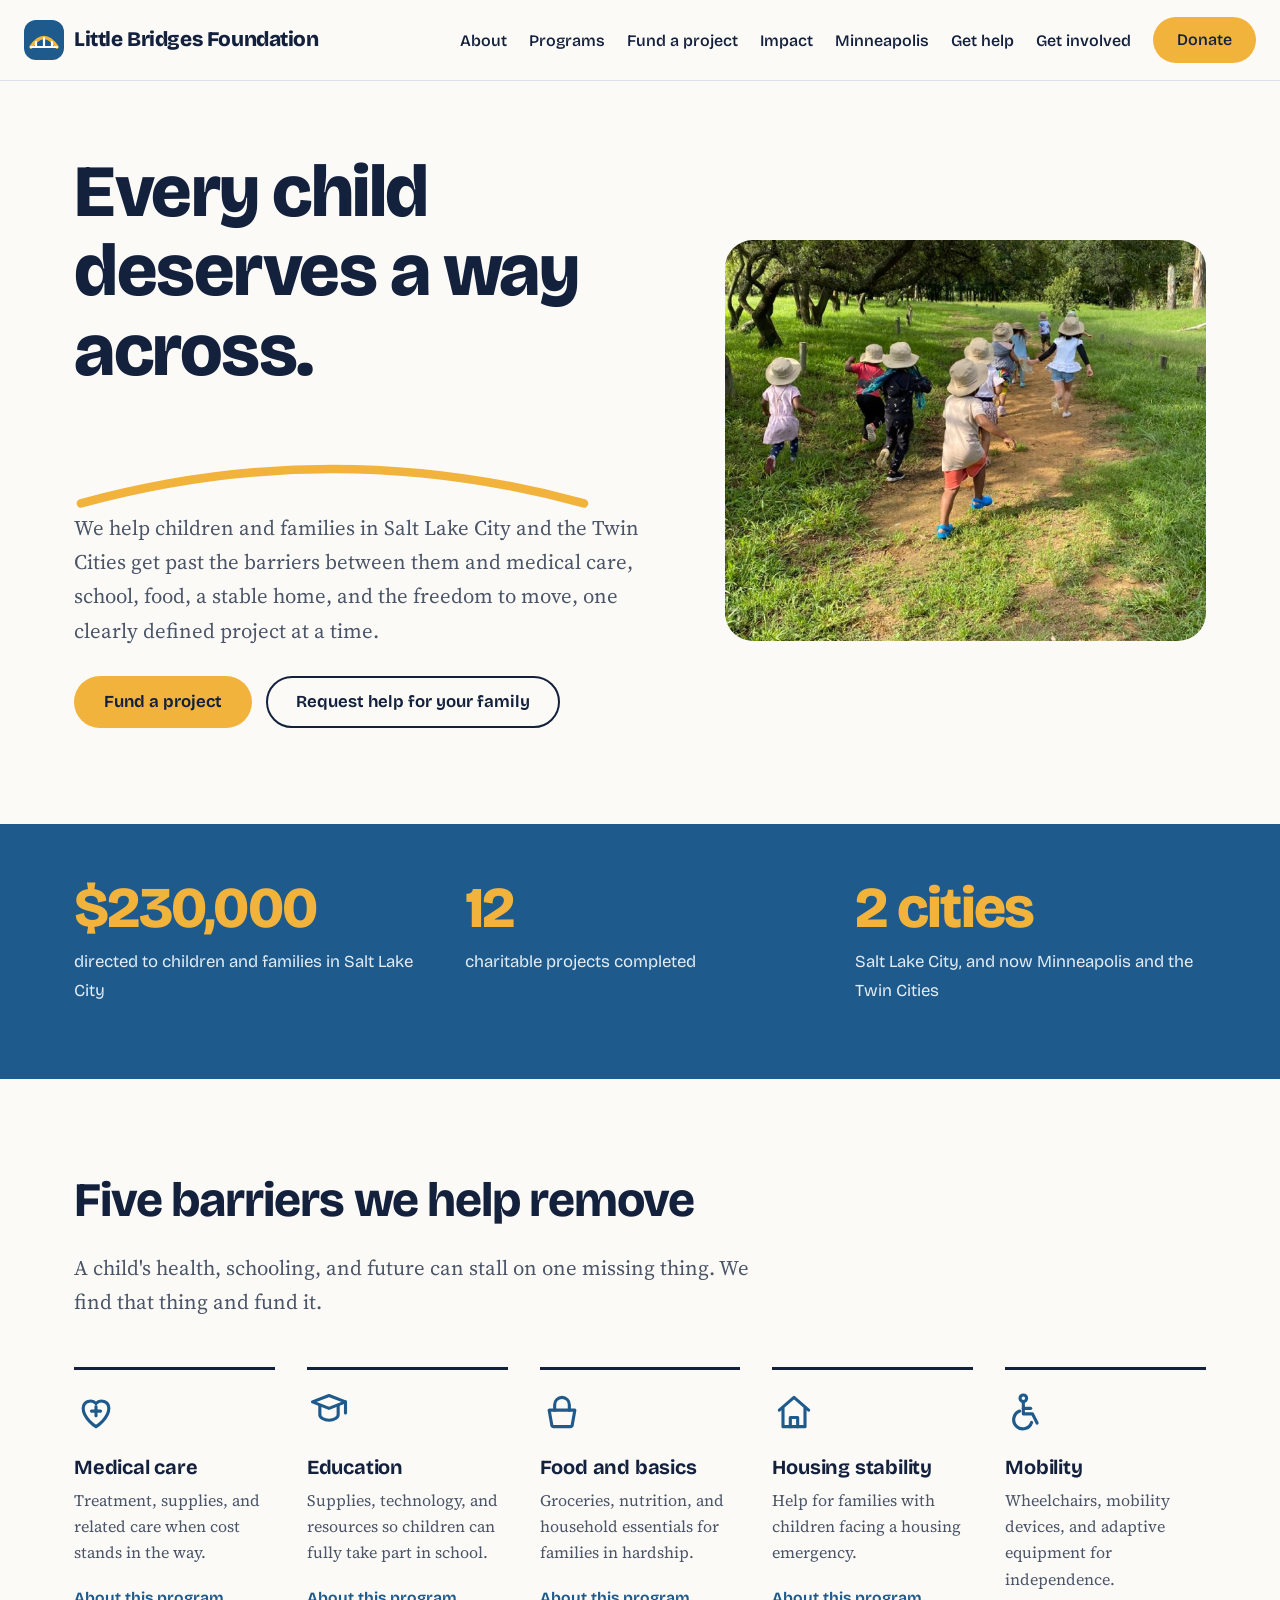
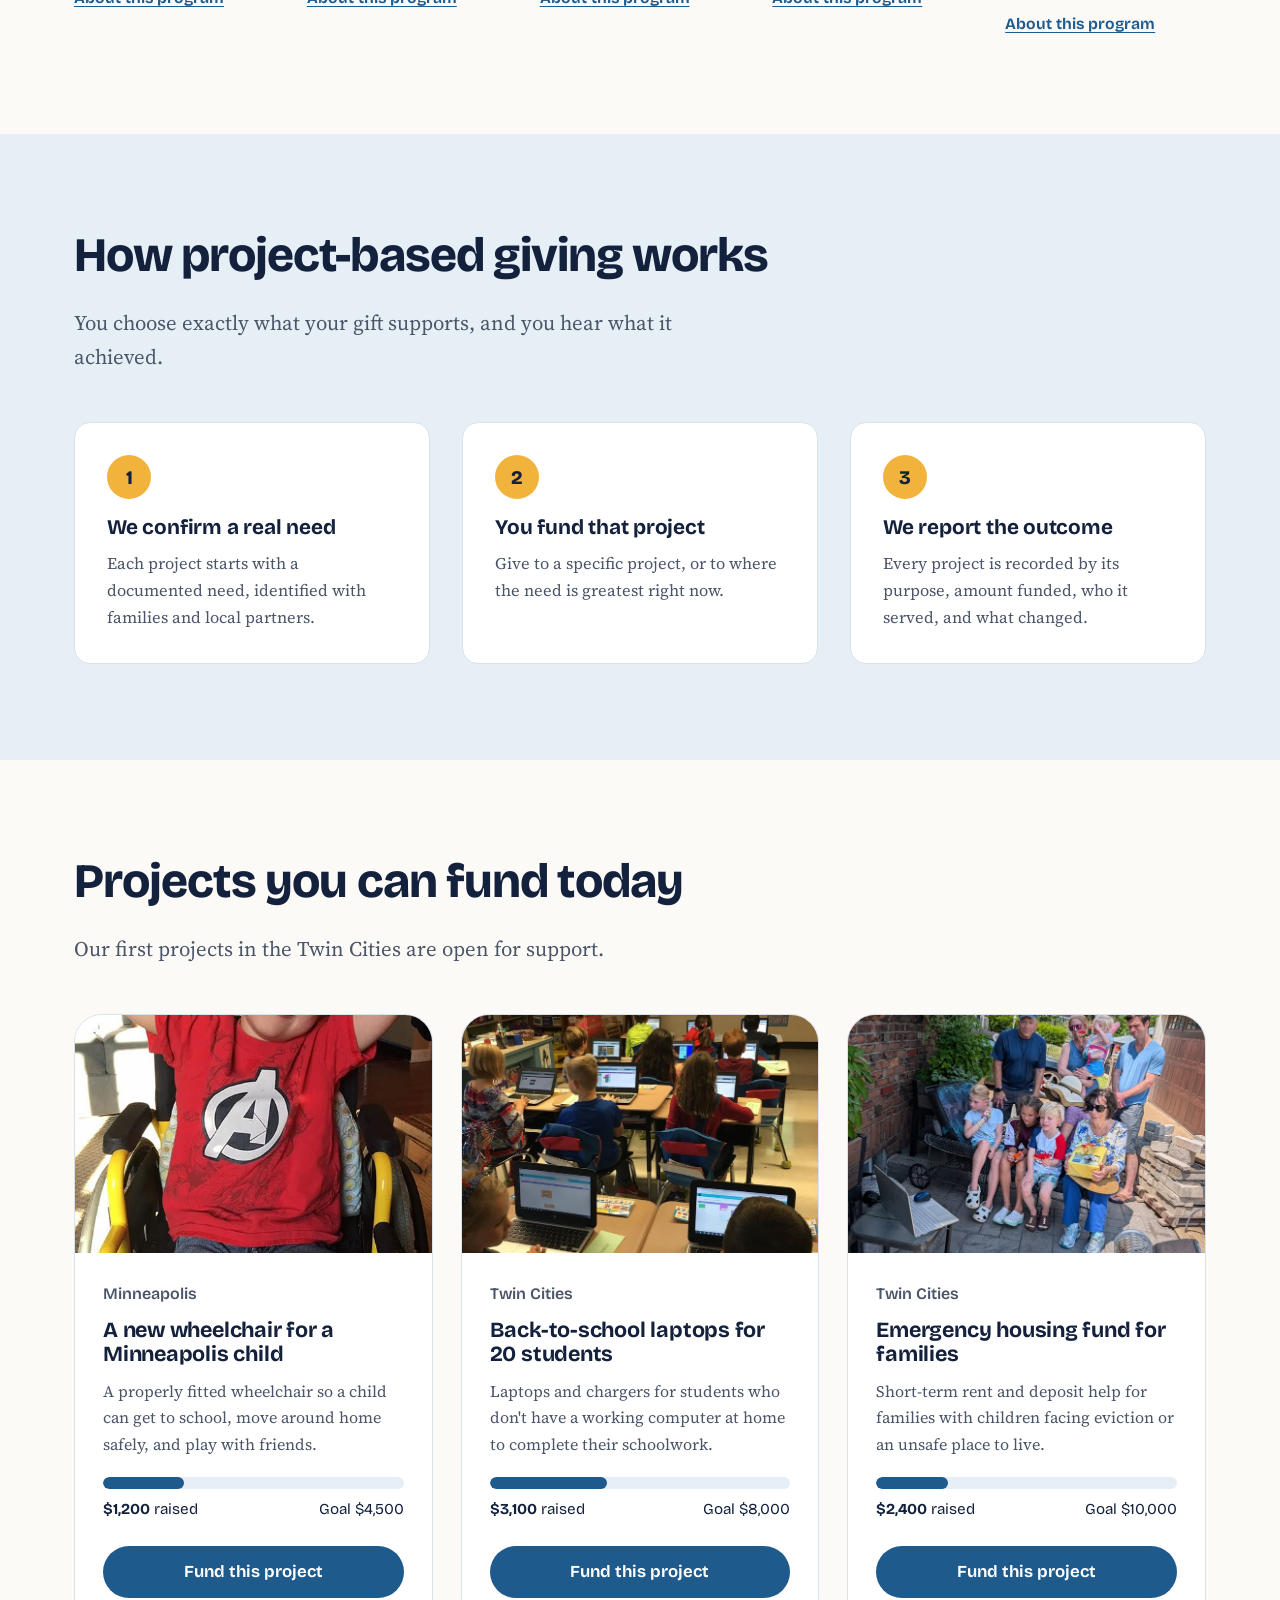
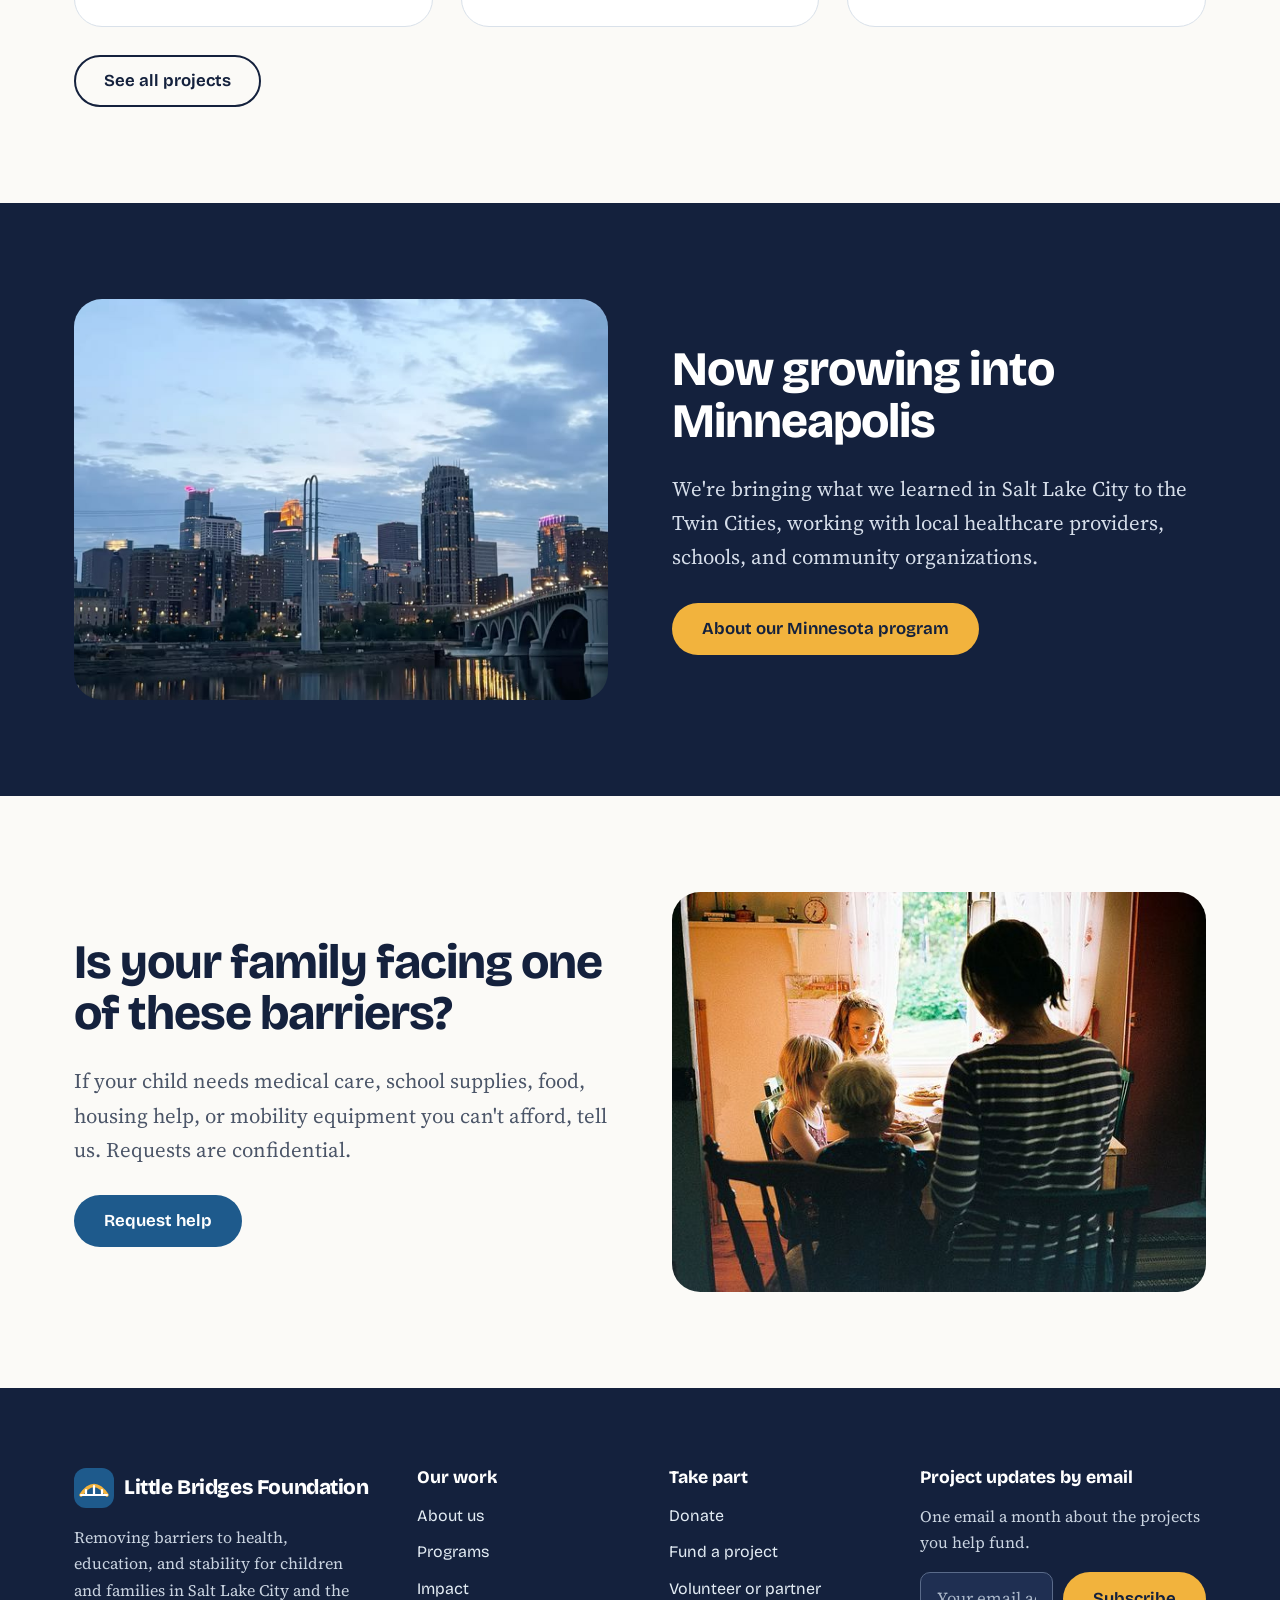
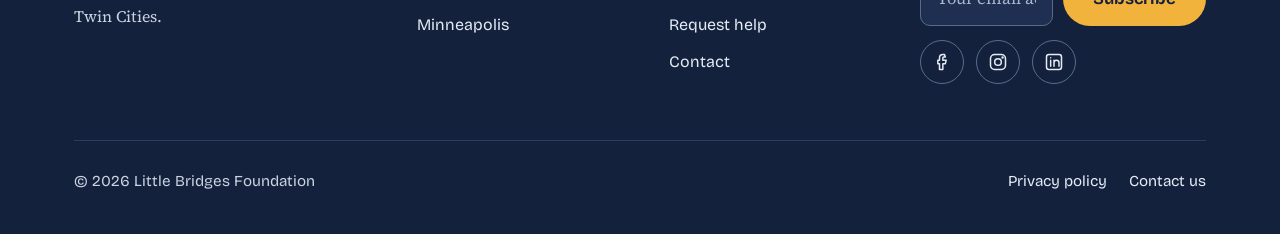
<file: index.html>
<!doctype html>
<html lang="en">
<head>
<meta charset="utf-8">

<meta name="viewport" content="width=device-width, initial-scale=1">
<title>Little Bridges Foundation | Helping children across the barriers they face</title>
<meta name="description" content="Little Bridges Foundation helps children and families in Salt Lake City and the Twin Cities overcome barriers to medical care, education, food, housing, and mobility.">
<meta property="og:title" content="Little Bridges Foundation | Helping children across the barriers they face">
<meta property="og:description" content="Little Bridges Foundation helps children and families in Salt Lake City and the Twin Cities overcome barriers to medical care, education, food, housing, and mobility.">
<meta property="og:image" content="images/hero.jpg">
<link rel="icon" href="favicon.svg" type="image/svg+xml">
<link rel="preconnect" href="https://fonts.googleapis.com">
<link rel="preconnect" href="https://fonts.gstatic.com" crossorigin>
<link rel="stylesheet" href="https://fonts.googleapis.com/css2?family=Bricolage+Grotesque:opsz,wght@12..96,500;12..96,650;12..96,700;12..96,800&family=Source+Serif+4:opsz,wght@8..60,400;8..60,600&display=swap">
<link rel="stylesheet" href="styles.css">
<script src="main.js" defer></script>
</head>
<body>
<a class="skip-link" href="#main">Skip to content</a>
<header class="site-header">
  <div class="container header-inner">
    <a class="logo" href="index.html"><svg width="40" height="40" viewBox="0 0 40 40" aria-hidden="true"><rect width="40" height="40" rx="12" fill="#1E5A8C"/><path d="M7 27 Q20 8 33 27" fill="none" stroke="#F2B33D" stroke-width="3.5" stroke-linecap="round"/><path d="M7 27h26M12 27v-5M20 27v-9M28 27v-5" stroke="#FFFFFF" stroke-width="2.2" stroke-linecap="round"/></svg><span>Little Bridges Foundation</span></a>
    <button class="nav-toggle" type="button" aria-expanded="false" aria-controls="site-nav">Menu</button>
    <nav id="site-nav" class="site-nav" aria-label="Main">
      <ul>
        <li><a href="about.html">About</a></li><li><a href="programs.html">Programs</a></li><li><a href="projects.html">Fund a project</a></li><li><a href="impact.html">Impact</a></li><li><a href="minneapolis.html">Minneapolis</a></li><li><a href="get-help.html">Get help</a></li><li><a href="get-involved.html">Get involved</a></li><li><a class="btn btn-sun" href="donate.html">Donate</a></li>
      </ul>
    </nav>
  </div>
</header>
<main id="main">

<section class="hero">
  <div class="container hero-grid">
    <div>
      <h1>Every child deserves a way across.</h1>
      <svg class="hero-arc" viewBox="0 0 600 70" aria-hidden="true"><path d="M8 62 Q300 -18 592 62" fill="none" stroke="#F2B33D" stroke-width="10" stroke-linecap="round"/></svg>
      <p class="lead">We help children and families in Salt Lake City and the Twin Cities get past the barriers between them and medical care, school, food, a stable home, and the freedom to move, one clearly defined project at a time.</p>
      <div class="btn-row">
        <a class="btn btn-sun" href="projects.html">Fund a project</a>
        <a class="btn btn-outline" href="get-help.html">Request help for your family</a>
      </div>
    </div>
    <figure class="hero-photo"><img src="images/hero.jpg" alt="A parent and child smiling together outdoors" width="1200" height="1000"></figure>
  </div>
</section>

<section class="proof" aria-label="Our record so far">
  <div class="container proof-grid">
    <p><strong>$230,000</strong><span>directed to children and families in Salt Lake City</span></p>
    <p><strong>12</strong><span>charitable projects completed</span></p>
    <p><strong>2 cities</strong><span>Salt Lake City, and now Minneapolis and the Twin Cities</span></p>
  </div>
</section>

<section class="section">
  <div class="container">
    <div class="section-head">
      <h2>Five barriers we help remove</h2>
      <p class="lead">A child's health, schooling, and future can stall on one missing thing. We find that thing and fund it.</p>
    </div>
    <ul class="barriers">
      <li><svg class="icon" viewBox="0 0 24 24" fill="none" stroke="currentColor" stroke-width="1.7" stroke-linecap="round" stroke-linejoin="round" aria-hidden="true"><path d="M12 20s-7-4.4-7-10a4 4 0 0 1 7-2.6A4 4 0 0 1 19 10c0 5.6-7 10-7 10z"/><path d="M12 9v5M9.5 11.5h5"/></svg><h3>Medical care</h3><p>Treatment, supplies, and related care when cost stands in the way.</p><a href="programs.html#medical">About this program</a></li><li><svg class="icon" viewBox="0 0 24 24" fill="none" stroke="currentColor" stroke-width="1.7" stroke-linecap="round" stroke-linejoin="round" aria-hidden="true"><path d="M3 6.5 12 3l9 3.5-9 3.5z"/><path d="M7 8.5v5c0 1.5 2.2 3 5 3s5-1.5 5-3v-5"/><path d="M21 6.5v6"/></svg><h3>Education</h3><p>Supplies, technology, and resources so children can fully take part in school.</p><a href="programs.html#education">About this program</a></li><li><svg class="icon" viewBox="0 0 24 24" fill="none" stroke="currentColor" stroke-width="1.7" stroke-linecap="round" stroke-linejoin="round" aria-hidden="true"><path d="M5 11h14l-1.5 8.5a1 1 0 0 1-1 .5h-9a1 1 0 0 1-1-.5z"/><path d="M8 11V8a4 4 0 0 1 8 0v3"/></svg><h3>Food and basics</h3><p>Groceries, nutrition, and household essentials for families in hardship.</p><a href="programs.html#food">About this program</a></li><li><svg class="icon" viewBox="0 0 24 24" fill="none" stroke="currentColor" stroke-width="1.7" stroke-linecap="round" stroke-linejoin="round" aria-hidden="true"><path d="M4 11 12 4l8 7"/><path d="M6 10v10h12V10"/><path d="M10 20v-5h4v5"/></svg><h3>Housing stability</h3><p>Help for families with children facing a housing emergency.</p><a href="programs.html#housing">About this program</a></li><li><svg class="icon" viewBox="0 0 24 24" fill="none" stroke="currentColor" stroke-width="1.7" stroke-linecap="round" stroke-linejoin="round" aria-hidden="true"><circle cx="10" cy="4.5" r="1.8"/><path d="M10 7v6h5l2.5 5"/><path d="M10 10h4"/><path d="M8 11.5a5 5 0 1 0 6.5 6.2"/></svg><h3>Mobility</h3><p>Wheelchairs, mobility devices, and adaptive equipment for independence.</p><a href="programs.html#mobility">About this program</a></li>
    </ul>
  </div>
</section>

<section class="section panel">
  <div class="container">
    <div class="section-head">
      <h2>How project-based giving works</h2>
      <p class="lead">You choose exactly what your gift supports, and you hear what it achieved.</p>
    </div>
    <ol class="steps">
      <li><h3>We confirm a real need</h3><p>Each project starts with a documented need, identified with families and local partners.</p></li>
      <li><h3>You fund that project</h3><p>Give to a specific project, or to where the need is greatest right now.</p></li>
      <li><h3>We report the outcome</h3><p>Every project is recorded by its purpose, amount funded, who it served, and what changed.</p></li>
    </ol>
  </div>
</section>

<section class="section">
  <div class="container">
    <div class="section-head">
      <h2>Projects you can fund today</h2>
      <p class="lead">Our first projects in the Twin Cities are open for support.</p>
    </div>
    <div class="projects">
      <article class="project">
  <img src="images/project-wheelchair.jpg" alt="A child using a wheelchair outdoors" width="1200" height="800" loading="lazy">
  <div class="project-body">
    <p class="project-place">Minneapolis</p>
    <h3>A new wheelchair for a Minneapolis child</h3>
    <p>A properly fitted wheelchair so a child can get to school, move around home safely, and play with friends.</p>
    <div class="progress">
      <div class="progress-track" role="progressbar" aria-valuemin="0" aria-valuemax="4500" aria-valuenow="1200" aria-label="Funding progress"><div class="progress-fill" style="width:27%"></div></div>
      <div class="progress-meta"><span><b>$1,200</b> raised</span><span>Goal $4,500</span></div>
    </div>
    <a class="btn btn-lake" href="donate.html" data-donate="wheelchair">Fund this project</a>
  </div>
</article><article class="project">
  <img src="images/project-laptops.jpg" alt="Students working on laptops in a classroom" width="1200" height="800" loading="lazy">
  <div class="project-body">
    <p class="project-place">Twin Cities</p>
    <h3>Back-to-school laptops for 20 students</h3>
    <p>Laptops and chargers for students who don't have a working computer at home to complete their schoolwork.</p>
    <div class="progress">
      <div class="progress-track" role="progressbar" aria-valuemin="0" aria-valuemax="8000" aria-valuenow="3100" aria-label="Funding progress"><div class="progress-fill" style="width:39%"></div></div>
      <div class="progress-meta"><span><b>$3,100</b> raised</span><span>Goal $8,000</span></div>
    </div>
    <a class="btn btn-lake" href="donate.html" data-donate="laptops">Fund this project</a>
  </div>
</article><article class="project">
  <img src="images/project-housing.jpg" alt="A parent and children at the door of their home" width="1200" height="800" loading="lazy">
  <div class="project-body">
    <p class="project-place">Twin Cities</p>
    <h3>Emergency housing fund for families</h3>
    <p>Short-term rent and deposit help for families with children facing eviction or an unsafe place to live.</p>
    <div class="progress">
      <div class="progress-track" role="progressbar" aria-valuemin="0" aria-valuemax="10000" aria-valuenow="2400" aria-label="Funding progress"><div class="progress-fill" style="width:24%"></div></div>
      <div class="progress-meta"><span><b>$2,400</b> raised</span><span>Goal $10,000</span></div>
    </div>
    <a class="btn btn-lake" href="donate.html" data-donate="housing">Fund this project</a>
  </div>
</article>
    </div>
    <div class="btn-row"><a class="btn btn-outline" href="projects.html">See all projects</a></div>
  </div>
</section>

<section class="section panel-ink">
  <div class="container split">
    <img src="images/minneapolis.jpg" alt="The Minneapolis skyline and Stone Arch Bridge" width="1200" height="900" loading="lazy">
    <div>
      <h2>Now growing into Minneapolis</h2>
      <p class="lead">We're bringing what we learned in Salt Lake City to the Twin Cities, working with local healthcare providers, schools, and community organizations.</p>
      <div class="btn-row"><a class="btn btn-sun" href="minneapolis.html">About our Minnesota program</a></div>
    </div>
  </div>
</section>

<section class="section">
  <div class="container split reverse">
    <img src="images/get-help.jpg" alt="A mother talking with her child at the kitchen table" width="1200" height="900" loading="lazy">
    <div>
      <h2>Is your family facing one of these barriers?</h2>
      <p class="lead">If your child needs medical care, school supplies, food, housing help, or mobility equipment you can't afford, tell us. Requests are confidential.</p>
      <div class="btn-row"><a class="btn btn-lake" href="get-help.html">Request help</a></div>
    </div>
  </div>
</section>

</main>
<footer class="site-footer">
  <div class="container">
    <div class="footer-grid">
      <div class="footer-brand">
        <a class="logo" href="index.html"><svg width="40" height="40" viewBox="0 0 40 40" aria-hidden="true"><rect width="40" height="40" rx="12" fill="#1E5A8C"/><path d="M7 27 Q20 8 33 27" fill="none" stroke="#F2B33D" stroke-width="3.5" stroke-linecap="round"/><path d="M7 27h26M12 27v-5M20 27v-9M28 27v-5" stroke="#FFFFFF" stroke-width="2.2" stroke-linecap="round"/></svg><span>Little Bridges Foundation</span></a>
        <p>Removing barriers to health, education, and stability for children and families in Salt Lake City and the Twin Cities.</p>
      </div>
      <div>
        <h2>Our work</h2>
        <ul>
          <li><a href="about.html">About us</a></li>
          <li><a href="programs.html">Programs</a></li>
          <li><a href="impact.html">Impact</a></li>
          <li><a href="minneapolis.html">Minneapolis</a></li>
        </ul>
      </div>
      <div>
        <h2>Take part</h2>
        <ul>
          <li><a href="donate.html">Donate</a></li>
          <li><a href="projects.html">Fund a project</a></li>
          <li><a href="get-involved.html">Volunteer or partner</a></li>
          <li><a href="get-help.html">Request help</a></li>
          <li><a href="contact.html">Contact</a></li>
        </ul>
      </div>
      <div>
        <h2>Project updates by email</h2>
        <p style="font-size:1rem">One email a month about the projects you help fund.</p>
        <form class="newsletter" name="newsletter" method="POST" action="thanks.html" data-netlify="true" netlify-honeypot="bot-field">
          <input type="hidden" name="form-name" value="newsletter">
          <p class="hidden"><label>Leave empty <input name="bot-field"></label></p>
          <label class="hidden" for="nl-email">Email address</label>
          <input id="nl-email" type="email" name="email" placeholder="Your email address" required autocomplete="email">
          <button class="btn btn-sun" type="submit">Subscribe</button>
        </form>
        <div class="social">
          <a href="#" aria-label="Facebook"><svg width="20" height="20" viewBox="0 0 24 24" fill="none" stroke="currentColor" stroke-width="1.8" stroke-linecap="round" stroke-linejoin="round" aria-hidden="true"><path d="M15 3h-2a4 4 0 0 0-4 4v3H7v4h2v7h4v-7h3l1-4h-4V7a1 1 0 0 1 1-1h2z"/></svg></a>
          <a href="#" aria-label="Instagram"><svg width="20" height="20" viewBox="0 0 24 24" fill="none" stroke="currentColor" stroke-width="1.8" aria-hidden="true"><rect x="3" y="3" width="18" height="18" rx="5"/><circle cx="12" cy="12" r="4"/><circle cx="17.5" cy="6.5" r="0.6" fill="currentColor"/></svg></a>
          <a href="#" aria-label="LinkedIn"><svg width="20" height="20" viewBox="0 0 24 24" fill="none" stroke="currentColor" stroke-width="1.8" stroke-linecap="round" aria-hidden="true"><rect x="3" y="3" width="18" height="18" rx="3"/><path d="M8 10v7M8 7v.01M12 17v-7M12 13a3 3 0 0 1 6 0v4"/></svg></a>
        </div>
      </div>
    </div>
    <div class="footer-bottom">
      <span>&copy; <span data-year>2026</span> Little Bridges Foundation</span>
      <ul>
        <li><a href="privacy.html">Privacy policy</a></li>
        <li><a href="contact.html">Contact us</a></li>
      </ul>
    </div>
  </div>
</footer>
</body>
</html>
</file>
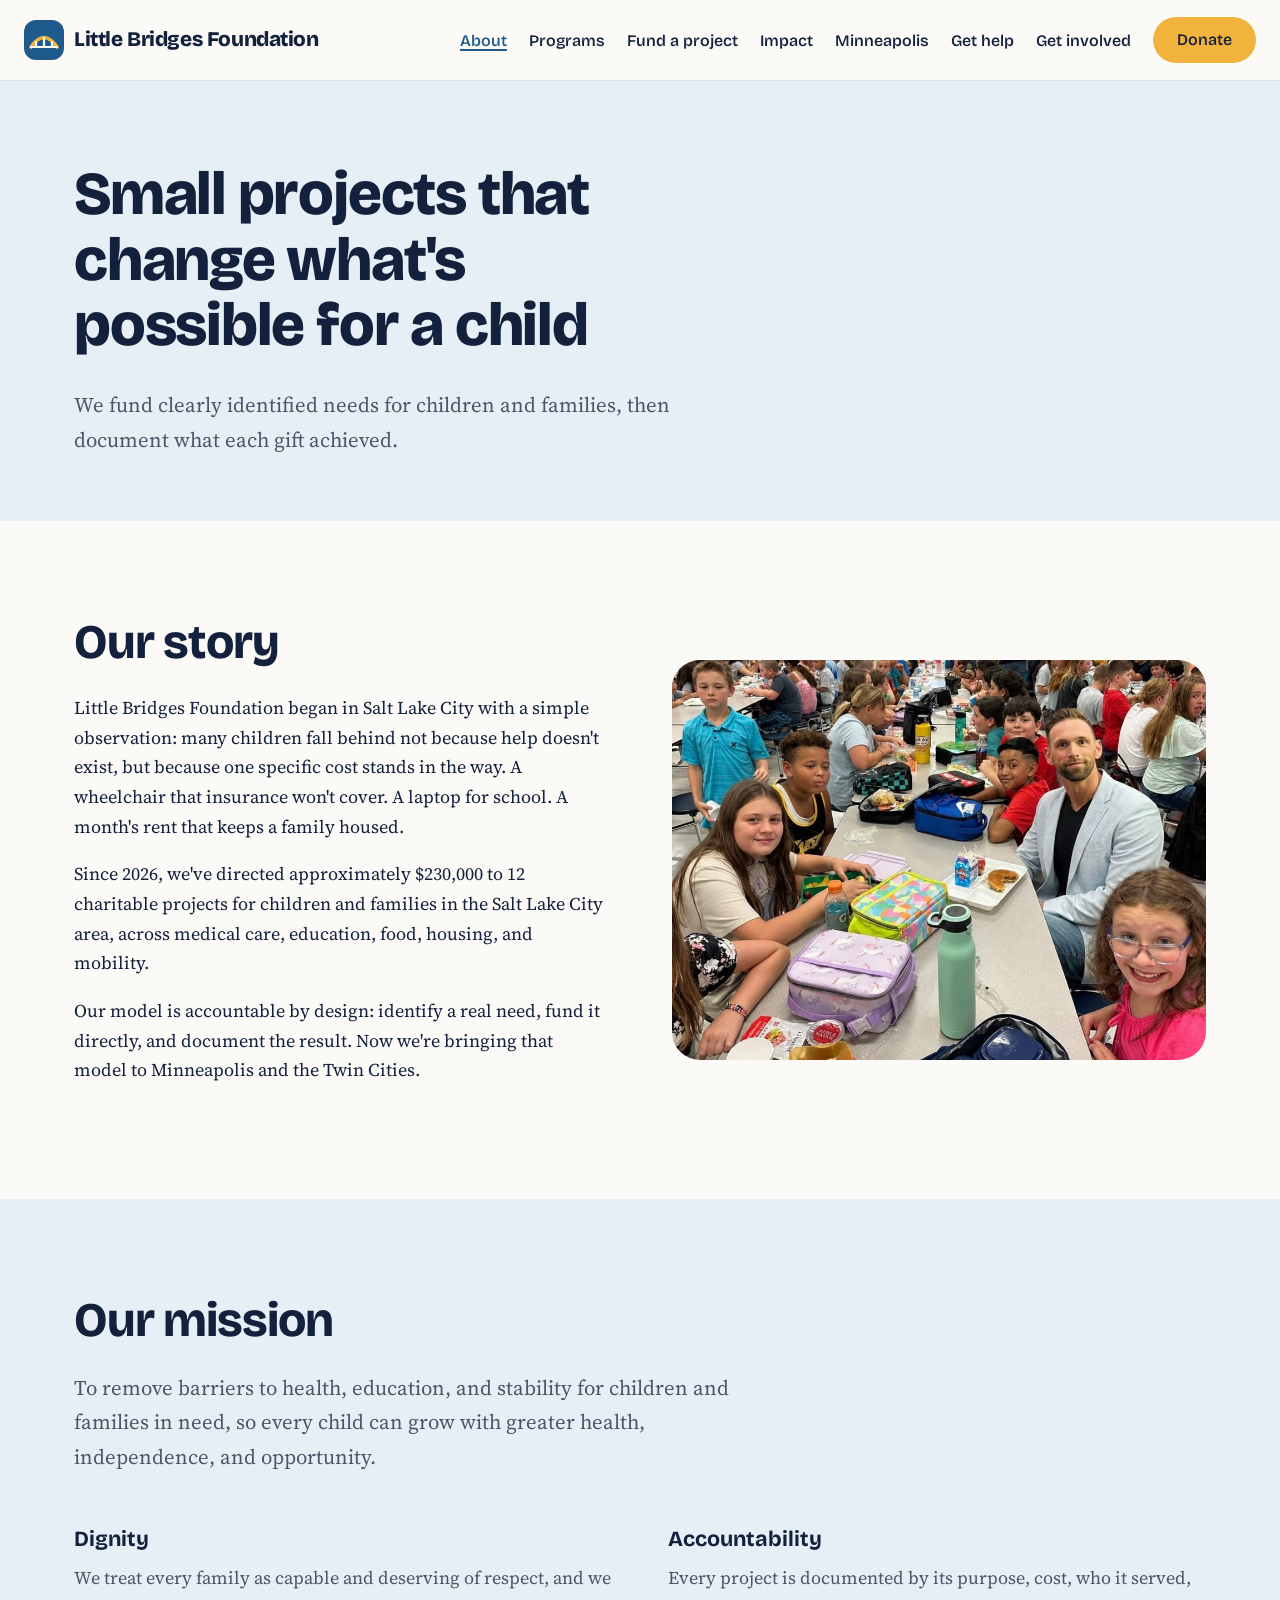
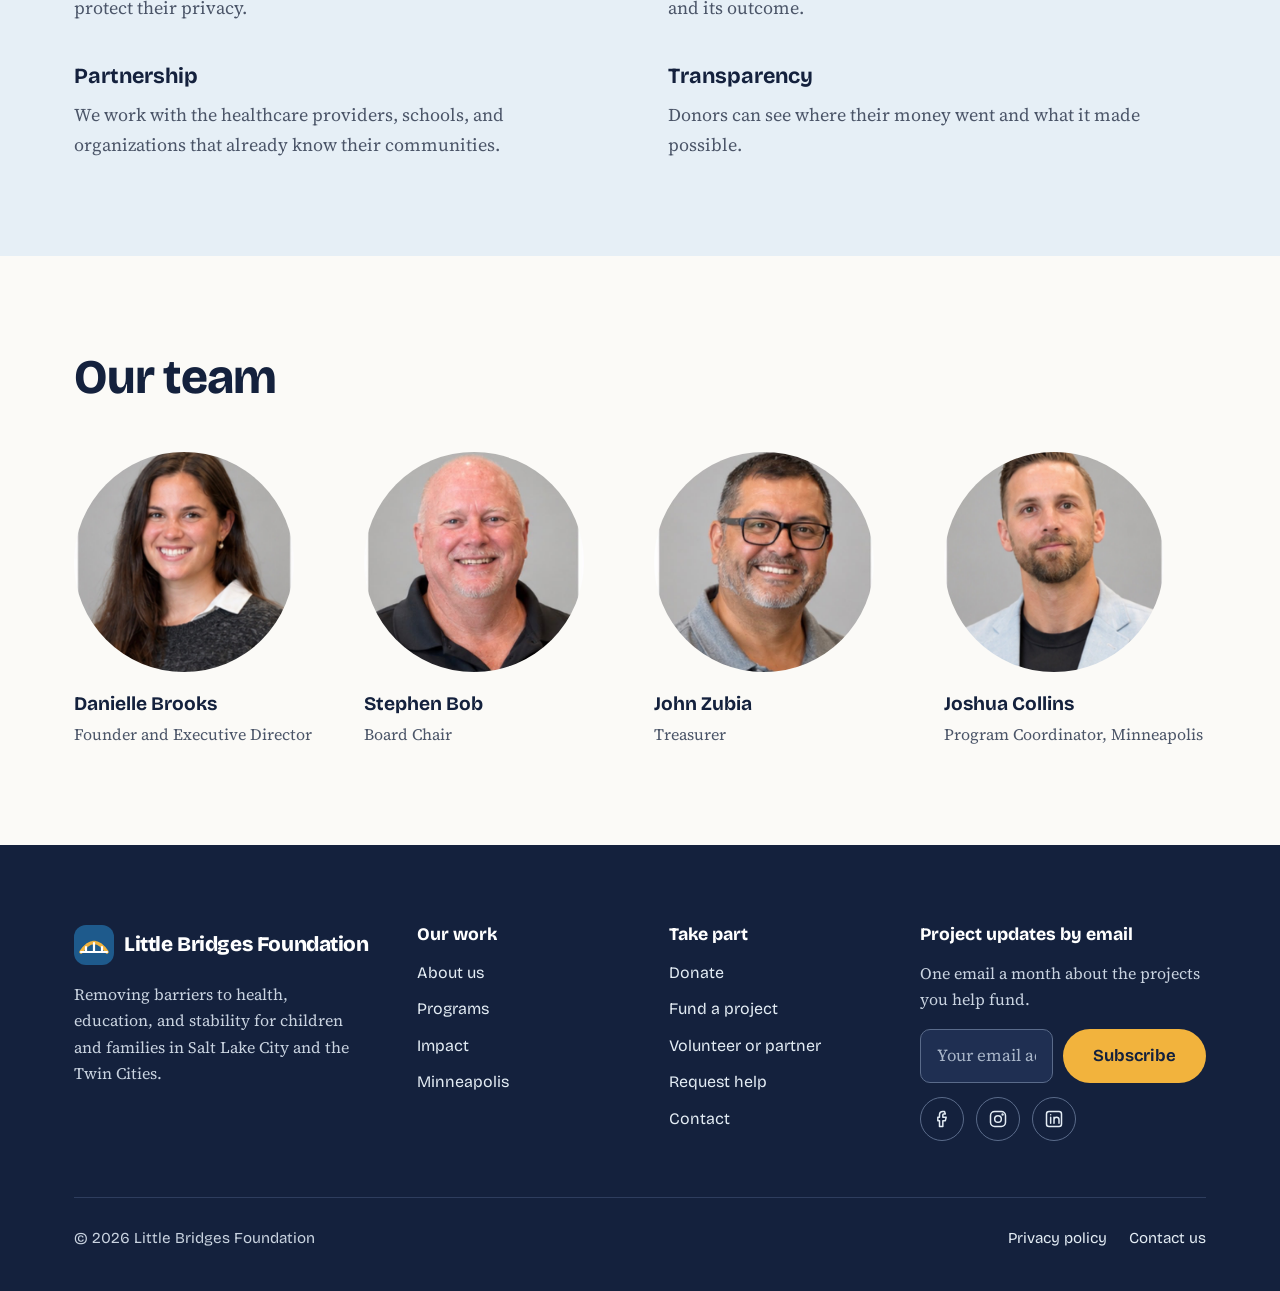
<file: about.html>
<!doctype html>
<html lang="en">
<head>
<meta charset="utf-8">

<meta name="viewport" content="width=device-width, initial-scale=1">
<title>About us | Little Bridges Foundation</title>
<meta name="description" content="The story, mission, and team behind Little Bridges Foundation.">
<meta property="og:title" content="About us | Little Bridges Foundation">
<meta property="og:description" content="The story, mission, and team behind Little Bridges Foundation.">
<meta property="og:image" content="images/hero.jpg">
<link rel="icon" href="favicon.svg" type="image/svg+xml">
<link rel="preconnect" href="https://fonts.googleapis.com">
<link rel="preconnect" href="https://fonts.gstatic.com" crossorigin>
<link rel="stylesheet" href="https://fonts.googleapis.com/css2?family=Bricolage+Grotesque:opsz,wght@12..96,500;12..96,650;12..96,700;12..96,800&family=Source+Serif+4:opsz,wght@8..60,400;8..60,600&display=swap">
<link rel="stylesheet" href="styles.css">
<script src="main.js" defer></script>
</head>
<body>
<a class="skip-link" href="#main">Skip to content</a>
<header class="site-header">
  <div class="container header-inner">
    <a class="logo" href="index.html"><svg width="40" height="40" viewBox="0 0 40 40" aria-hidden="true"><rect width="40" height="40" rx="12" fill="#1E5A8C"/><path d="M7 27 Q20 8 33 27" fill="none" stroke="#F2B33D" stroke-width="3.5" stroke-linecap="round"/><path d="M7 27h26M12 27v-5M20 27v-9M28 27v-5" stroke="#FFFFFF" stroke-width="2.2" stroke-linecap="round"/></svg><span>Little Bridges Foundation</span></a>
    <button class="nav-toggle" type="button" aria-expanded="false" aria-controls="site-nav">Menu</button>
    <nav id="site-nav" class="site-nav" aria-label="Main">
      <ul>
        <li><a href="about.html" aria-current="page">About</a></li><li><a href="programs.html">Programs</a></li><li><a href="projects.html">Fund a project</a></li><li><a href="impact.html">Impact</a></li><li><a href="minneapolis.html">Minneapolis</a></li><li><a href="get-help.html">Get help</a></li><li><a href="get-involved.html">Get involved</a></li><li><a class="btn btn-sun" href="donate.html">Donate</a></li>
      </ul>
    </nav>
  </div>
</header>
<main id="main">
<section class="page-head"><div class="container"><h1>Small projects that change what's possible for a child</h1><p class="lead">We fund clearly identified needs for children and families, then document what each gift achieved.</p></div></section>
<section class="section">
  <div class="container split">
    <div>
      <h2>Our story</h2>
      <p>Little Bridges Foundation began in Salt Lake City with a simple observation: many children fall behind not because help doesn't exist, but because one specific cost stands in the way. A wheelchair that insurance won't cover. A laptop for school. A month's rent that keeps a family housed.</p>
      <p>Since 2026, we've directed approximately $230,000 to 12 charitable projects for children and families in the Salt Lake City area, across medical care, education, food, housing, and mobility.</p>
      <p>Our model is accountable by design: identify a real need, fund it directly, and document the result. Now we're bringing that model to Minneapolis and the Twin Cities.</p>
    </div>
    <img src="images/about.jpeg" alt="Students eating lunch together in a busy school cafeteria" width="1200" height="900" loading="lazy" style="object-position: center 65%;">
  </div>
</section>
<section class="section panel">
  <div class="container">
    <div class="section-head"><h2>Our mission</h2><p class="lead">To remove barriers to health, education, and stability for children and families in need, so every child can grow with greater health, independence, and opportunity.</p></div>
    <dl class="values">
      <div><dt>Dignity</dt><dd>We treat every family as capable and deserving of respect, and we protect their privacy.</dd></div>
      <div><dt>Accountability</dt><dd>Every project is documented by its purpose, cost, who it served, and its outcome.</dd></div>
      <div><dt>Partnership</dt><dd>We work with the healthcare providers, schools, and organizations that already know their communities.</dd></div>
      <div><dt>Transparency</dt><dd>Donors can see where their money went and what it made possible.</dd></div>
    </dl>
  </div>
</section>
<section class="section">
  <div class="container">
    <div class="section-head"><h2>Our team</h2></div>
    <div class="team">
      <figure><img src="images/team-1.jpg" alt="Initials of Danielle Brooks" width="600" height="600" loading="lazy"><figcaption><strong>Danielle Brooks</strong><span>Founder and Executive Director</span></figcaption></figure><figure><img src="images/team-2.jpg" alt="Initials of Stephen Bob" width="600" height="600" loading="lazy"><figcaption><strong>Stephen Bob</strong><span>Board Chair</span></figcaption></figure><figure><img src="images/team-3.jpg" alt="Initials of John Zubia" width="600" height="600" loading="lazy"><figcaption><strong>John Zubia</strong><span>Treasurer</span></figcaption></figure><figure><img src="images/team-4.jpg" alt="Initials of Joshua Collins" width="600" height="600" loading="lazy"><figcaption><strong>Joshua Collins</strong><span>Program Coordinator, Minneapolis</span></figcaption></figure>
    </div>
  </div>
</section>

</main>
<footer class="site-footer">
  <div class="container">
    <div class="footer-grid">
      <div class="footer-brand">
        <a class="logo" href="index.html"><svg width="40" height="40" viewBox="0 0 40 40" aria-hidden="true"><rect width="40" height="40" rx="12" fill="#1E5A8C"/><path d="M7 27 Q20 8 33 27" fill="none" stroke="#F2B33D" stroke-width="3.5" stroke-linecap="round"/><path d="M7 27h26M12 27v-5M20 27v-9M28 27v-5" stroke="#FFFFFF" stroke-width="2.2" stroke-linecap="round"/></svg><span>Little Bridges Foundation</span></a>
        <p>Removing barriers to health, education, and stability for children and families in Salt Lake City and the Twin Cities.</p>
      </div>
      <div>
        <h2>Our work</h2>
        <ul>
          <li><a href="about.html">About us</a></li>
          <li><a href="programs.html">Programs</a></li>
          <li><a href="impact.html">Impact</a></li>
          <li><a href="minneapolis.html">Minneapolis</a></li>
        </ul>
      </div>
      <div>
        <h2>Take part</h2>
        <ul>
          <li><a href="donate.html">Donate</a></li>
          <li><a href="projects.html">Fund a project</a></li>
          <li><a href="get-involved.html">Volunteer or partner</a></li>
          <li><a href="get-help.html">Request help</a></li>
          <li><a href="contact.html">Contact</a></li>
        </ul>
      </div>
      <div>
        <h2>Project updates by email</h2>
        <p style="font-size:1rem">One email a month about the projects you help fund.</p>
        <form class="newsletter" name="newsletter" method="POST" action="thanks.html" data-netlify="true" netlify-honeypot="bot-field">
          <input type="hidden" name="form-name" value="newsletter">
          <p class="hidden"><label>Leave empty <input name="bot-field"></label></p>
          <label class="hidden" for="nl-email">Email address</label>
          <input id="nl-email" type="email" name="email" placeholder="Your email address" required autocomplete="email">
          <button class="btn btn-sun" type="submit">Subscribe</button>
        </form>
        <div class="social">
          <a href="#" aria-label="Facebook"><svg width="20" height="20" viewBox="0 0 24 24" fill="none" stroke="currentColor" stroke-width="1.8" stroke-linecap="round" stroke-linejoin="round" aria-hidden="true"><path d="M15 3h-2a4 4 0 0 0-4 4v3H7v4h2v7h4v-7h3l1-4h-4V7a1 1 0 0 1 1-1h2z"/></svg></a>
          <a href="#" aria-label="Instagram"><svg width="20" height="20" viewBox="0 0 24 24" fill="none" stroke="currentColor" stroke-width="1.8" aria-hidden="true"><rect x="3" y="3" width="18" height="18" rx="5"/><circle cx="12" cy="12" r="4"/><circle cx="17.5" cy="6.5" r="0.6" fill="currentColor"/></svg></a>
          <a href="#" aria-label="LinkedIn"><svg width="20" height="20" viewBox="0 0 24 24" fill="none" stroke="currentColor" stroke-width="1.8" stroke-linecap="round" aria-hidden="true"><rect x="3" y="3" width="18" height="18" rx="3"/><path d="M8 10v7M8 7v.01M12 17v-7M12 13a3 3 0 0 1 6 0v4"/></svg></a>
        </div>
      </div>
    </div>
    <div class="footer-bottom">
      <span>&copy; <span data-year>2026</span> Little Bridges Foundation</span>
      <ul>
        <li><a href="privacy.html">Privacy policy</a></li>
        <li><a href="contact.html">Contact us</a></li>
      </ul>
    </div>
  </div>
</footer>
</body>
</html>
</file>
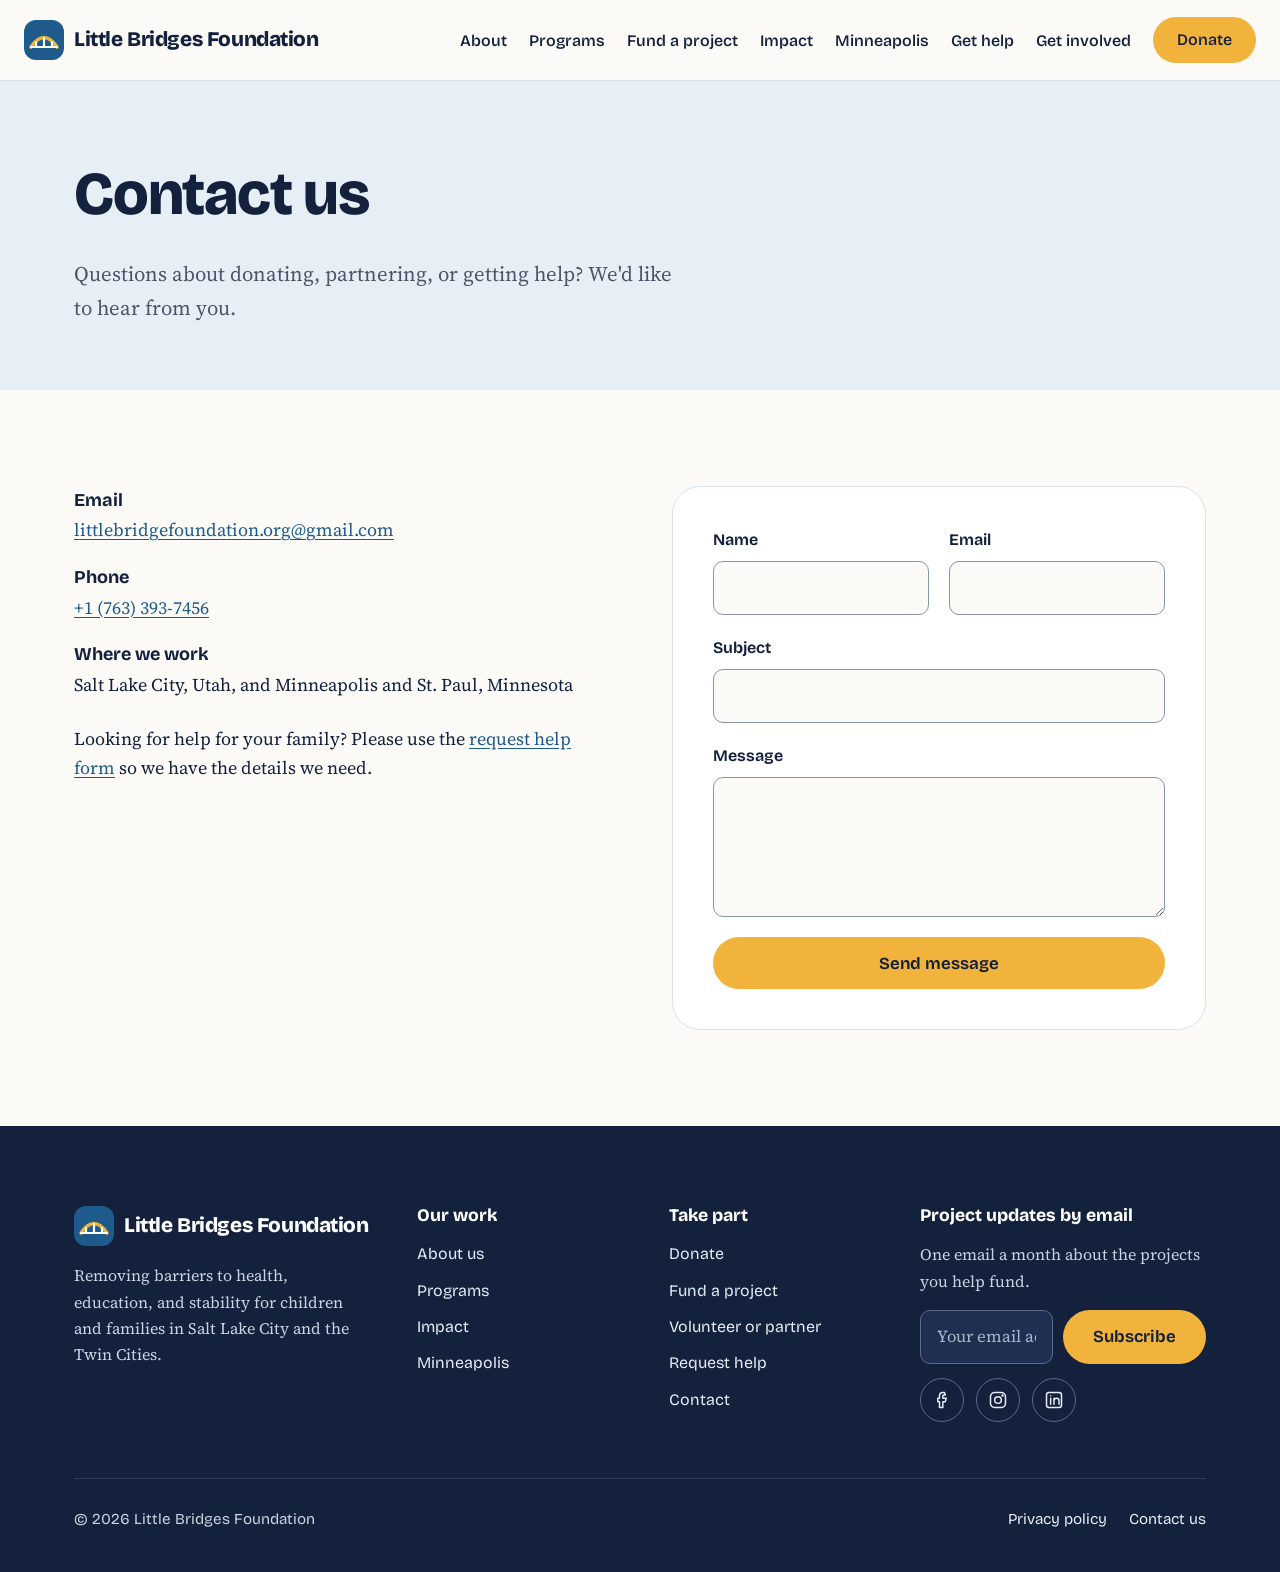
<file: contact.html>
<!doctype html>
<html lang="en">
<head>
<meta charset="utf-8">

<meta name="viewport" content="width=device-width, initial-scale=1">
<title>Contact | Little Bridges Foundation</title>
<meta name="description" content="Contact Little Bridges Foundation.">
<meta property="og:title" content="Contact | Little Bridges Foundation">
<meta property="og:description" content="Contact Little Bridges Foundation.">
<meta property="og:image" content="images/hero.jpg">
<link rel="icon" href="favicon.svg" type="image/svg+xml">
<link rel="preconnect" href="https://fonts.googleapis.com">
<link rel="preconnect" href="https://fonts.gstatic.com" crossorigin>
<link rel="stylesheet" href="https://fonts.googleapis.com/css2?family=Bricolage+Grotesque:opsz,wght@12..96,500;12..96,650;12..96,700;12..96,800&family=Source+Serif+4:opsz,wght@8..60,400;8..60,600&display=swap">
<link rel="stylesheet" href="styles.css">
<script src="main.js" defer></script>
</head>
<body>
<a class="skip-link" href="#main">Skip to content</a>
<header class="site-header">
  <div class="container header-inner">
    <a class="logo" href="index.html"><svg width="40" height="40" viewBox="0 0 40 40" aria-hidden="true"><rect width="40" height="40" rx="12" fill="#1E5A8C"/><path d="M7 27 Q20 8 33 27" fill="none" stroke="#F2B33D" stroke-width="3.5" stroke-linecap="round"/><path d="M7 27h26M12 27v-5M20 27v-9M28 27v-5" stroke="#FFFFFF" stroke-width="2.2" stroke-linecap="round"/></svg><span>Little Bridges Foundation</span></a>
    <button class="nav-toggle" type="button" aria-expanded="false" aria-controls="site-nav">Menu</button>
    <nav id="site-nav" class="site-nav" aria-label="Main">
      <ul>
        <li><a href="about.html">About</a></li><li><a href="programs.html">Programs</a></li><li><a href="projects.html">Fund a project</a></li><li><a href="impact.html">Impact</a></li><li><a href="minneapolis.html">Minneapolis</a></li><li><a href="get-help.html">Get help</a></li><li><a href="get-involved.html">Get involved</a></li><li><a class="btn btn-sun" href="donate.html">Donate</a></li>
      </ul>
    </nav>
  </div>
</header>
<main id="main">
<section class="page-head"><div class="container"><h1>Contact us</h1><p class="lead">Questions about donating, partnering, or getting help? We'd like to hear from you.</p></div></section>
<section class="section">
  <div class="container split" style="align-items:start">
    <div>
      <ul class="contact-list">
        <li><strong>Email</strong><a href="mailto:littlebridgefoundation.org@gmail.com">littlebridgefoundation.org@gmail.com</a></li>
        <li><strong>Phone</strong><a href="tel:+17633937456">+1 (763) 393-7456</a></li>
        <li><strong>Where we work</strong>Salt Lake City, Utah, and Minneapolis and St. Paul, Minnesota</li>
      </ul>
      <p>Looking for help for your family? Please use the <a href="get-help.html">request help form</a> so we have the details we need.</p>
    </div>
    <form class="form" name="contact" method="POST" action="thanks.html" data-netlify="true" netlify-honeypot="bot-field">
      <input type="hidden" name="form-name" value="contact">
      <p class="hidden"><label>Leave empty <input name="bot-field"></label></p>
      <div class="form-row">
        <div class="field"><label for="c-name">Name</label><input id="c-name" type="text" name="name" required autocomplete="name"></div>
        <div class="field"><label for="c-email">Email</label><input id="c-email" type="email" name="email" required autocomplete="email"></div>
      </div>
      <div class="field"><label for="c-subject">Subject</label><input id="c-subject" type="text" name="subject"></div>
      <div class="field"><label for="c-msg">Message</label><textarea id="c-msg" name="message" required></textarea></div>
      <button class="btn btn-sun" type="submit">Send message</button>
    </form>
  </div>
</section>

</main>
<footer class="site-footer">
  <div class="container">
    <div class="footer-grid">
      <div class="footer-brand">
        <a class="logo" href="index.html"><svg width="40" height="40" viewBox="0 0 40 40" aria-hidden="true"><rect width="40" height="40" rx="12" fill="#1E5A8C"/><path d="M7 27 Q20 8 33 27" fill="none" stroke="#F2B33D" stroke-width="3.5" stroke-linecap="round"/><path d="M7 27h26M12 27v-5M20 27v-9M28 27v-5" stroke="#FFFFFF" stroke-width="2.2" stroke-linecap="round"/></svg><span>Little Bridges Foundation</span></a>
        <p>Removing barriers to health, education, and stability for children and families in Salt Lake City and the Twin Cities.</p>
      </div>
      <div>
        <h2>Our work</h2>
        <ul>
          <li><a href="about.html">About us</a></li>
          <li><a href="programs.html">Programs</a></li>
          <li><a href="impact.html">Impact</a></li>
          <li><a href="minneapolis.html">Minneapolis</a></li>
        </ul>
      </div>
      <div>
        <h2>Take part</h2>
        <ul>
          <li><a href="donate.html">Donate</a></li>
          <li><a href="projects.html">Fund a project</a></li>
          <li><a href="get-involved.html">Volunteer or partner</a></li>
          <li><a href="get-help.html">Request help</a></li>
          <li><a href="contact.html">Contact</a></li>
        </ul>
      </div>
      <div>
        <h2>Project updates by email</h2>
        <p style="font-size:1rem">One email a month about the projects you help fund.</p>
        <form class="newsletter" name="newsletter" method="POST" action="thanks.html" data-netlify="true" netlify-honeypot="bot-field">
          <input type="hidden" name="form-name" value="newsletter">
          <p class="hidden"><label>Leave empty <input name="bot-field"></label></p>
          <label class="hidden" for="nl-email">Email address</label>
          <input id="nl-email" type="email" name="email" placeholder="Your email address" required autocomplete="email">
          <button class="btn btn-sun" type="submit">Subscribe</button>
        </form>
        <div class="social">
          <a href="#" aria-label="Facebook"><svg width="20" height="20" viewBox="0 0 24 24" fill="none" stroke="currentColor" stroke-width="1.8" stroke-linecap="round" stroke-linejoin="round" aria-hidden="true"><path d="M15 3h-2a4 4 0 0 0-4 4v3H7v4h2v7h4v-7h3l1-4h-4V7a1 1 0 0 1 1-1h2z"/></svg></a>
          <a href="#" aria-label="Instagram"><svg width="20" height="20" viewBox="0 0 24 24" fill="none" stroke="currentColor" stroke-width="1.8" aria-hidden="true"><rect x="3" y="3" width="18" height="18" rx="5"/><circle cx="12" cy="12" r="4"/><circle cx="17.5" cy="6.5" r="0.6" fill="currentColor"/></svg></a>
          <a href="#" aria-label="LinkedIn"><svg width="20" height="20" viewBox="0 0 24 24" fill="none" stroke="currentColor" stroke-width="1.8" stroke-linecap="round" aria-hidden="true"><rect x="3" y="3" width="18" height="18" rx="3"/><path d="M8 10v7M8 7v.01M12 17v-7M12 13a3 3 0 0 1 6 0v4"/></svg></a>
        </div>
      </div>
    </div>
    <div class="footer-bottom">
      <span>&copy; <span data-year>2026</span> Little Bridges Foundation</span>
      <ul>
        <li><a href="privacy.html">Privacy policy</a></li>
        <li><a href="contact.html">Contact us</a></li>
      </ul>
    </div>
  </div>
</footer>
</body>
</html>
</file>
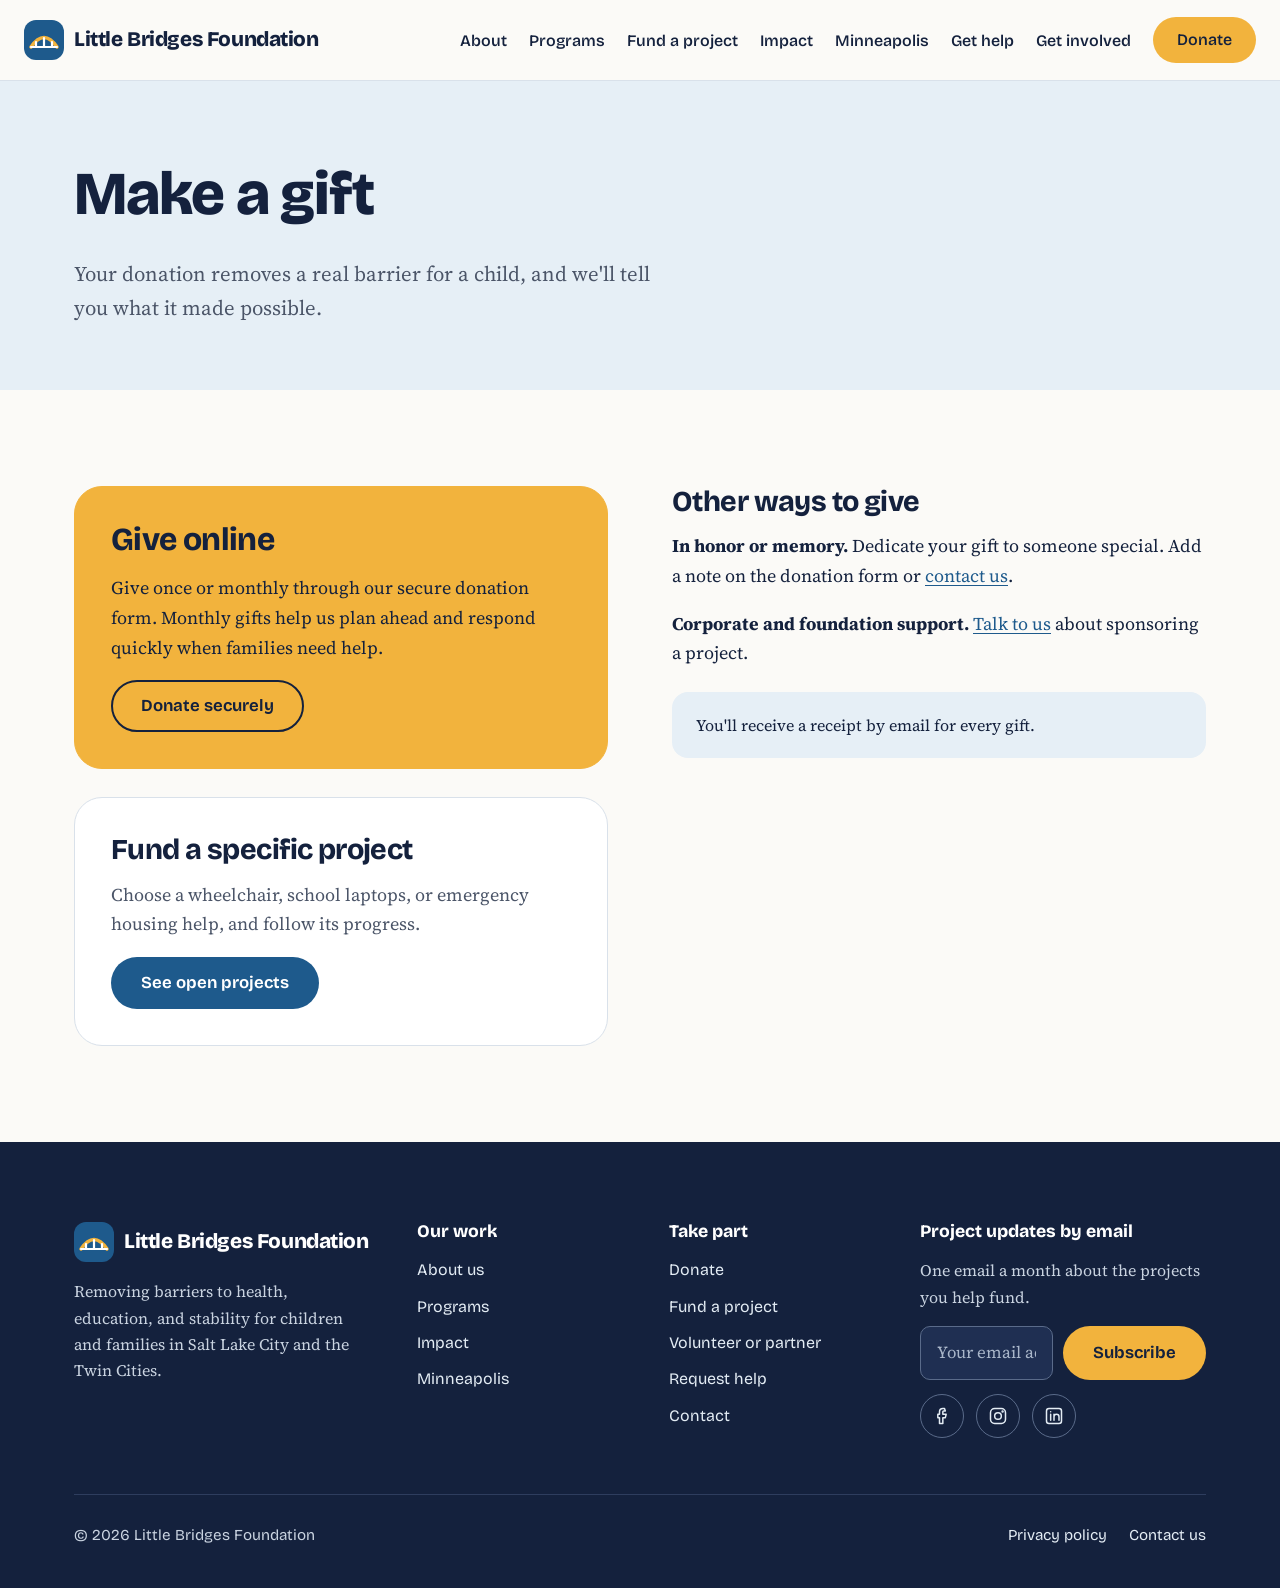
<file: donate.html>
<!doctype html>
<html lang="en">
<head>
<meta charset="utf-8">

<meta name="viewport" content="width=device-width, initial-scale=1">
<title>Donate | Little Bridges Foundation</title>
<meta name="description" content="Make a gift to Little Bridges Foundation and support children and families in need.">
<meta property="og:title" content="Donate | Little Bridges Foundation">
<meta property="og:description" content="Make a gift to Little Bridges Foundation and support children and families in need.">
<meta property="og:image" content="images/hero.jpg">
<link rel="icon" href="favicon.svg" type="image/svg+xml">
<link rel="preconnect" href="https://fonts.googleapis.com">
<link rel="preconnect" href="https://fonts.gstatic.com" crossorigin>
<link rel="stylesheet" href="https://fonts.googleapis.com/css2?family=Bricolage+Grotesque:opsz,wght@12..96,500;12..96,650;12..96,700;12..96,800&family=Source+Serif+4:opsz,wght@8..60,400;8..60,600&display=swap">
<link rel="stylesheet" href="styles.css">
<script src="main.js" defer></script>
</head>
<body>
<a class="skip-link" href="#main">Skip to content</a>
<header class="site-header">
  <div class="container header-inner">
    <a class="logo" href="index.html"><svg width="40" height="40" viewBox="0 0 40 40" aria-hidden="true"><rect width="40" height="40" rx="12" fill="#1E5A8C"/><path d="M7 27 Q20 8 33 27" fill="none" stroke="#F2B33D" stroke-width="3.5" stroke-linecap="round"/><path d="M7 27h26M12 27v-5M20 27v-9M28 27v-5" stroke="#FFFFFF" stroke-width="2.2" stroke-linecap="round"/></svg><span>Little Bridges Foundation</span></a>
    <button class="nav-toggle" type="button" aria-expanded="false" aria-controls="site-nav">Menu</button>
    <nav id="site-nav" class="site-nav" aria-label="Main">
      <ul>
        <li><a href="about.html">About</a></li><li><a href="programs.html">Programs</a></li><li><a href="projects.html">Fund a project</a></li><li><a href="impact.html">Impact</a></li><li><a href="minneapolis.html">Minneapolis</a></li><li><a href="get-help.html">Get help</a></li><li><a href="get-involved.html">Get involved</a></li><li><a class="btn btn-sun" href="donate.html">Donate</a></li>
      </ul>
    </nav>
  </div>
</header>
<main id="main">
<section class="page-head"><div class="container"><h1>Make a gift</h1><p class="lead">Your donation removes a real barrier for a child, and we'll tell you what it made possible.</p></div></section>
<section class="section">
  <div class="container split" style="align-items:start">
    <div>
      <div class="way feature">
        <h2 style="font-size:2rem">Give online</h2>
        <p>Give once or monthly through our secure donation form. Monthly gifts help us plan ahead and respond quickly when families need help.</p>
        <a class="btn btn-outline" href="contact.html" data-donate="general" data-fallback="contact.html">Donate securely</a>
      </div>
      <div class="way" style="margin-top:28px">
        <h2 style="font-size:1.8rem">Fund a specific project</h2>
        <p>Choose a wheelchair, school laptops, or emergency housing help, and follow its progress.</p>
        <a class="btn btn-lake" href="projects.html">See open projects</a>
      </div>
    </div>
    <div>
      <h2 style="font-size:1.8rem">Other ways to give</h2>
      <p><strong>In honor or memory.</strong> Dedicate your gift to someone special. Add a note on the donation form or <a href="contact.html">contact us</a>.</p>
      <p><strong>Corporate and foundation support.</strong> <a href="get-involved.html#form">Talk to us</a> about sponsoring a project.</p>
      <div class="notice" style="margin-top:24px">You'll receive a receipt by email for every gift.</div>
    </div>
  </div>
</section>

</main>
<footer class="site-footer">
  <div class="container">
    <div class="footer-grid">
      <div class="footer-brand">
        <a class="logo" href="index.html"><svg width="40" height="40" viewBox="0 0 40 40" aria-hidden="true"><rect width="40" height="40" rx="12" fill="#1E5A8C"/><path d="M7 27 Q20 8 33 27" fill="none" stroke="#F2B33D" stroke-width="3.5" stroke-linecap="round"/><path d="M7 27h26M12 27v-5M20 27v-9M28 27v-5" stroke="#FFFFFF" stroke-width="2.2" stroke-linecap="round"/></svg><span>Little Bridges Foundation</span></a>
        <p>Removing barriers to health, education, and stability for children and families in Salt Lake City and the Twin Cities.</p>
      </div>
      <div>
        <h2>Our work</h2>
        <ul>
          <li><a href="about.html">About us</a></li>
          <li><a href="programs.html">Programs</a></li>
          <li><a href="impact.html">Impact</a></li>
          <li><a href="minneapolis.html">Minneapolis</a></li>
        </ul>
      </div>
      <div>
        <h2>Take part</h2>
        <ul>
          <li><a href="donate.html">Donate</a></li>
          <li><a href="projects.html">Fund a project</a></li>
          <li><a href="get-involved.html">Volunteer or partner</a></li>
          <li><a href="get-help.html">Request help</a></li>
          <li><a href="contact.html">Contact</a></li>
        </ul>
      </div>
      <div>
        <h2>Project updates by email</h2>
        <p style="font-size:1rem">One email a month about the projects you help fund.</p>
        <form class="newsletter" name="newsletter" method="POST" action="thanks.html" data-netlify="true" netlify-honeypot="bot-field">
          <input type="hidden" name="form-name" value="newsletter">
          <p class="hidden"><label>Leave empty <input name="bot-field"></label></p>
          <label class="hidden" for="nl-email">Email address</label>
          <input id="nl-email" type="email" name="email" placeholder="Your email address" required autocomplete="email">
          <button class="btn btn-sun" type="submit">Subscribe</button>
        </form>
        <div class="social">
          <a href="#" aria-label="Facebook"><svg width="20" height="20" viewBox="0 0 24 24" fill="none" stroke="currentColor" stroke-width="1.8" stroke-linecap="round" stroke-linejoin="round" aria-hidden="true"><path d="M15 3h-2a4 4 0 0 0-4 4v3H7v4h2v7h4v-7h3l1-4h-4V7a1 1 0 0 1 1-1h2z"/></svg></a>
          <a href="#" aria-label="Instagram"><svg width="20" height="20" viewBox="0 0 24 24" fill="none" stroke="currentColor" stroke-width="1.8" aria-hidden="true"><rect x="3" y="3" width="18" height="18" rx="5"/><circle cx="12" cy="12" r="4"/><circle cx="17.5" cy="6.5" r="0.6" fill="currentColor"/></svg></a>
          <a href="#" aria-label="LinkedIn"><svg width="20" height="20" viewBox="0 0 24 24" fill="none" stroke="currentColor" stroke-width="1.8" stroke-linecap="round" aria-hidden="true"><rect x="3" y="3" width="18" height="18" rx="3"/><path d="M8 10v7M8 7v.01M12 17v-7M12 13a3 3 0 0 1 6 0v4"/></svg></a>
        </div>
      </div>
    </div>
    <div class="footer-bottom">
      <span>&copy; <span data-year>2026</span> Little Bridges Foundation</span>
      <ul>
        <li><a href="privacy.html">Privacy policy</a></li>
        <li><a href="contact.html">Contact us</a></li>
      </ul>
    </div>
  </div>
</footer>
</body>
</html>
</file>
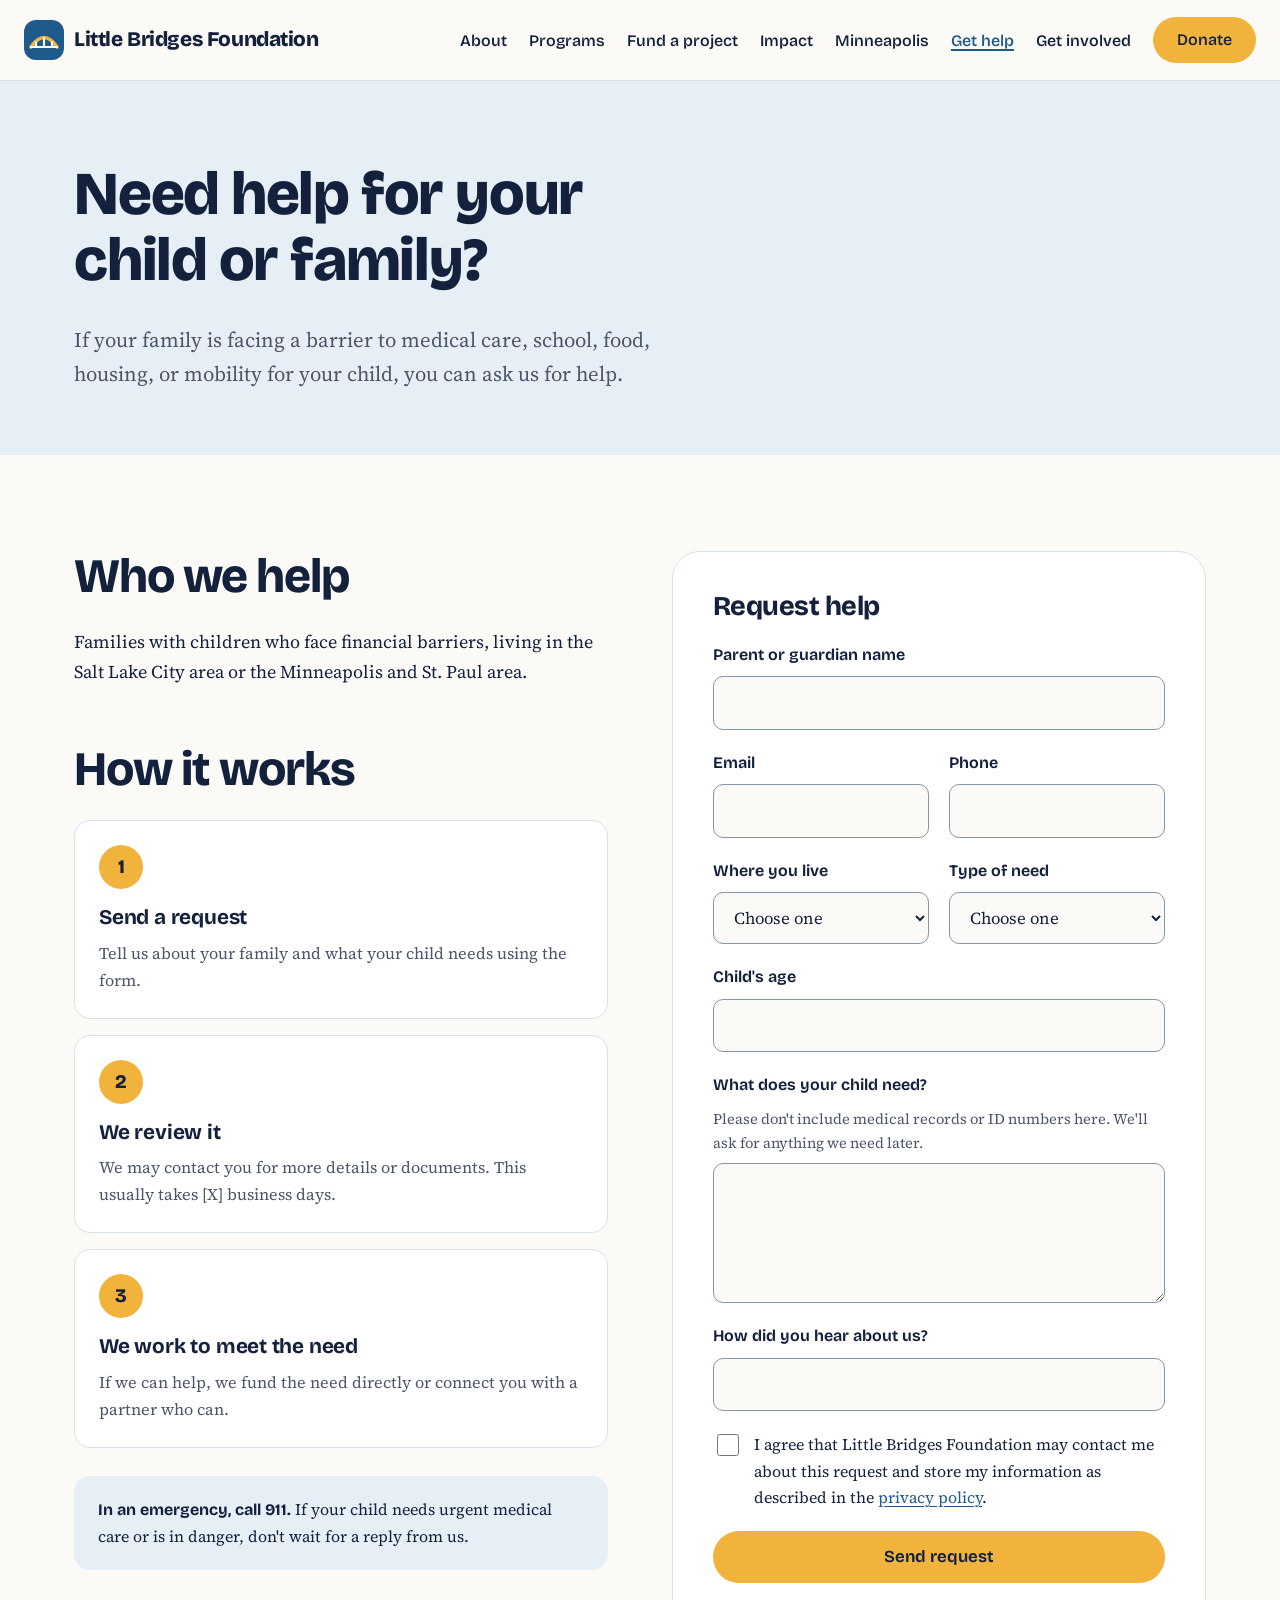
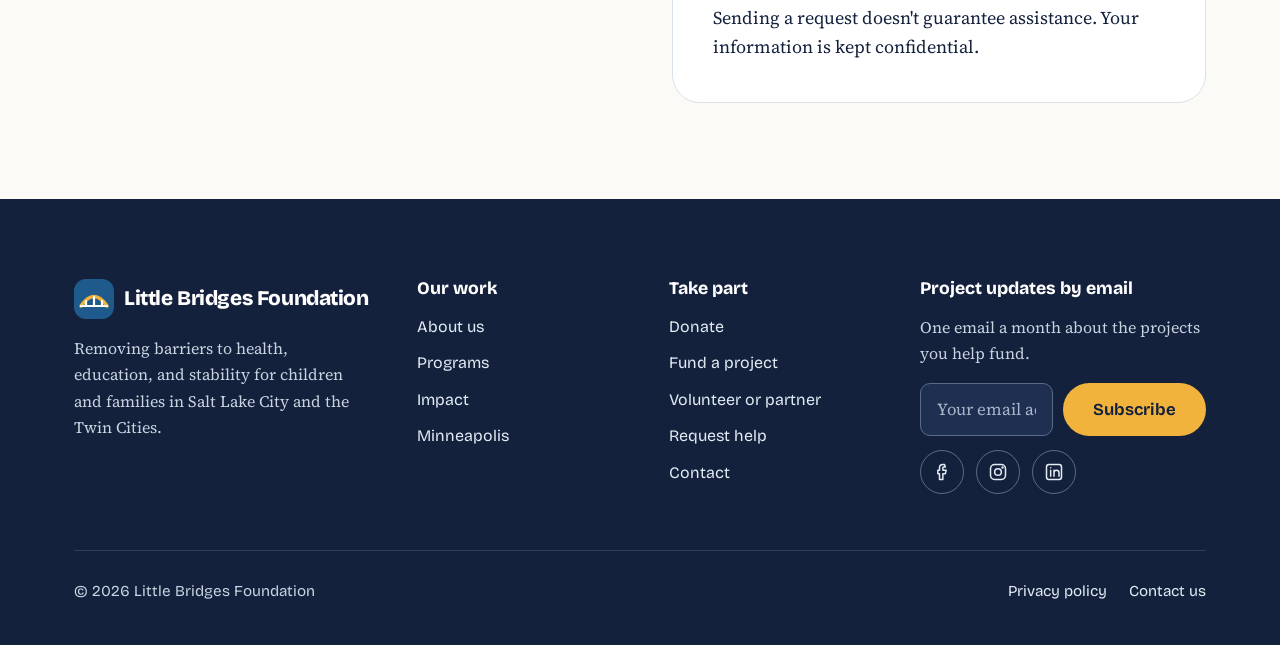
<file: get-help.html>
<!doctype html>
<html lang="en">
<head>
<meta charset="utf-8">

<meta name="viewport" content="width=device-width, initial-scale=1">
<title>Get help | Little Bridges Foundation</title>
<meta name="description" content="Families with children facing barriers to medical care, education, food, housing, or mobility can request help.">
<meta property="og:title" content="Get help | Little Bridges Foundation">
<meta property="og:description" content="Families with children facing barriers to medical care, education, food, housing, or mobility can request help.">
<meta property="og:image" content="images/hero.jpg">
<link rel="icon" href="favicon.svg" type="image/svg+xml">
<link rel="preconnect" href="https://fonts.googleapis.com">
<link rel="preconnect" href="https://fonts.gstatic.com" crossorigin>
<link rel="stylesheet" href="https://fonts.googleapis.com/css2?family=Bricolage+Grotesque:opsz,wght@12..96,500;12..96,650;12..96,700;12..96,800&family=Source+Serif+4:opsz,wght@8..60,400;8..60,600&display=swap">
<link rel="stylesheet" href="styles.css">
<script src="main.js" defer></script>
</head>
<body>
<a class="skip-link" href="#main">Skip to content</a>
<header class="site-header">
  <div class="container header-inner">
    <a class="logo" href="index.html"><svg width="40" height="40" viewBox="0 0 40 40" aria-hidden="true"><rect width="40" height="40" rx="12" fill="#1E5A8C"/><path d="M7 27 Q20 8 33 27" fill="none" stroke="#F2B33D" stroke-width="3.5" stroke-linecap="round"/><path d="M7 27h26M12 27v-5M20 27v-9M28 27v-5" stroke="#FFFFFF" stroke-width="2.2" stroke-linecap="round"/></svg><span>Little Bridges Foundation</span></a>
    <button class="nav-toggle" type="button" aria-expanded="false" aria-controls="site-nav">Menu</button>
    <nav id="site-nav" class="site-nav" aria-label="Main">
      <ul>
        <li><a href="about.html">About</a></li><li><a href="programs.html">Programs</a></li><li><a href="projects.html">Fund a project</a></li><li><a href="impact.html">Impact</a></li><li><a href="minneapolis.html">Minneapolis</a></li><li><a href="get-help.html" aria-current="page">Get help</a></li><li><a href="get-involved.html">Get involved</a></li><li><a class="btn btn-sun" href="donate.html">Donate</a></li>
      </ul>
    </nav>
  </div>
</header>
<main id="main">
<section class="page-head"><div class="container"><h1>Need help for your child or family?</h1><p class="lead">If your family is facing a barrier to medical care, school, food, housing, or mobility for your child, you can ask us for help.</p></div></section>
<section class="section">
  <div class="container split" style="align-items:start">
    <div>
      <h2>Who we help</h2>
      <p>Families with children who face financial barriers, living in the Salt Lake City area or the Minneapolis and St. Paul area.</p>
      <h2 style="margin-top:1.2em">How it works</h2>
      <ol class="steps" style="grid-template-columns:1fr;gap:16px">
        <li style="padding:24px"><h3>Send a request</h3><p>Tell us about your family and what your child needs using the form.</p></li>
        <li style="padding:24px"><h3>We review it</h3><p>We may contact you for more details or documents. This usually takes [X] business days.</p></li>
        <li style="padding:24px"><h3>We work to meet the need</h3><p>If we can help, we fund the need directly or connect you with a partner who can.</p></li>
      </ol>
      <div class="notice" style="margin-top:28px"><strong>In an emergency, call 911.</strong> If your child needs urgent medical care or is in danger, don't wait for a reply from us.</div>
    </div>
    <form class="form" name="get-help" method="POST" action="thanks.html" data-netlify="true" netlify-honeypot="bot-field">
      <input type="hidden" name="form-name" value="get-help">
      <p class="hidden"><label>Leave empty <input name="bot-field"></label></p>
      <h2 style="font-size:1.7rem;margin:0">Request help</h2>
      <div class="field"><label for="gh-name">Parent or guardian name</label><input id="gh-name" type="text" name="name" required autocomplete="name"></div>
      <div class="form-row">
        <div class="field"><label for="gh-email">Email</label><input id="gh-email" type="email" name="email" required autocomplete="email"></div>
        <div class="field"><label for="gh-phone">Phone</label><input id="gh-phone" type="tel" name="phone" autocomplete="tel"></div>
      </div>
      <div class="form-row">
        <div class="field"><label for="gh-area">Where you live</label><select id="gh-area" name="area" required><option value="">Choose one</option><option>Salt Lake City area</option><option>Minneapolis and St. Paul area</option><option>Somewhere else</option></select></div>
        <div class="field"><label for="gh-need">Type of need</label><select id="gh-need" name="need" required><option value="">Choose one</option><option>Medical care</option><option>Education</option><option>Food and basics</option><option>Housing stability</option><option>Mobility</option><option>Something else</option></select></div>
      </div>
      <div class="field"><label for="gh-age">Child's age</label><input id="gh-age" type="number" name="child_age" min="0" max="21"></div>
      <div class="field"><label for="gh-desc">What does your child need?</label><p class="hint" id="gh-desc-hint">Please don't include medical records or ID numbers here. We'll ask for anything we need later.</p><textarea id="gh-desc" name="description" required aria-describedby="gh-desc-hint"></textarea></div>
      <div class="field"><label for="gh-heard">How did you hear about us?</label><input id="gh-heard" type="text" name="heard"></div>
      <label class="check"><input type="checkbox" name="consent" required> <span>I agree that Little Bridges Foundation may contact me about this request and store my information as described in the <a href="privacy.html">privacy policy</a>.</span></label>
      <button class="btn btn-sun" type="submit">Send request</button>
      <p class="hint" style="margin:0">Sending a request doesn't guarantee assistance. Your information is kept confidential.</p>
    </form>
  </div>
</section>

</main>
<footer class="site-footer">
  <div class="container">
    <div class="footer-grid">
      <div class="footer-brand">
        <a class="logo" href="index.html"><svg width="40" height="40" viewBox="0 0 40 40" aria-hidden="true"><rect width="40" height="40" rx="12" fill="#1E5A8C"/><path d="M7 27 Q20 8 33 27" fill="none" stroke="#F2B33D" stroke-width="3.5" stroke-linecap="round"/><path d="M7 27h26M12 27v-5M20 27v-9M28 27v-5" stroke="#FFFFFF" stroke-width="2.2" stroke-linecap="round"/></svg><span>Little Bridges Foundation</span></a>
        <p>Removing barriers to health, education, and stability for children and families in Salt Lake City and the Twin Cities.</p>
      </div>
      <div>
        <h2>Our work</h2>
        <ul>
          <li><a href="about.html">About us</a></li>
          <li><a href="programs.html">Programs</a></li>
          <li><a href="impact.html">Impact</a></li>
          <li><a href="minneapolis.html">Minneapolis</a></li>
        </ul>
      </div>
      <div>
        <h2>Take part</h2>
        <ul>
          <li><a href="donate.html">Donate</a></li>
          <li><a href="projects.html">Fund a project</a></li>
          <li><a href="get-involved.html">Volunteer or partner</a></li>
          <li><a href="get-help.html">Request help</a></li>
          <li><a href="contact.html">Contact</a></li>
        </ul>
      </div>
      <div>
        <h2>Project updates by email</h2>
        <p style="font-size:1rem">One email a month about the projects you help fund.</p>
        <form class="newsletter" name="newsletter" method="POST" action="thanks.html" data-netlify="true" netlify-honeypot="bot-field">
          <input type="hidden" name="form-name" value="newsletter">
          <p class="hidden"><label>Leave empty <input name="bot-field"></label></p>
          <label class="hidden" for="nl-email">Email address</label>
          <input id="nl-email" type="email" name="email" placeholder="Your email address" required autocomplete="email">
          <button class="btn btn-sun" type="submit">Subscribe</button>
        </form>
        <div class="social">
          <a href="#" aria-label="Facebook"><svg width="20" height="20" viewBox="0 0 24 24" fill="none" stroke="currentColor" stroke-width="1.8" stroke-linecap="round" stroke-linejoin="round" aria-hidden="true"><path d="M15 3h-2a4 4 0 0 0-4 4v3H7v4h2v7h4v-7h3l1-4h-4V7a1 1 0 0 1 1-1h2z"/></svg></a>
          <a href="#" aria-label="Instagram"><svg width="20" height="20" viewBox="0 0 24 24" fill="none" stroke="currentColor" stroke-width="1.8" aria-hidden="true"><rect x="3" y="3" width="18" height="18" rx="5"/><circle cx="12" cy="12" r="4"/><circle cx="17.5" cy="6.5" r="0.6" fill="currentColor"/></svg></a>
          <a href="#" aria-label="LinkedIn"><svg width="20" height="20" viewBox="0 0 24 24" fill="none" stroke="currentColor" stroke-width="1.8" stroke-linecap="round" aria-hidden="true"><rect x="3" y="3" width="18" height="18" rx="3"/><path d="M8 10v7M8 7v.01M12 17v-7M12 13a3 3 0 0 1 6 0v4"/></svg></a>
        </div>
      </div>
    </div>
    <div class="footer-bottom">
      <span>&copy; <span data-year>2026</span> Little Bridges Foundation</span>
      <ul>
        <li><a href="privacy.html">Privacy policy</a></li>
        <li><a href="contact.html">Contact us</a></li>
      </ul>
    </div>
  </div>
</footer>
</body>
</html>
</file>
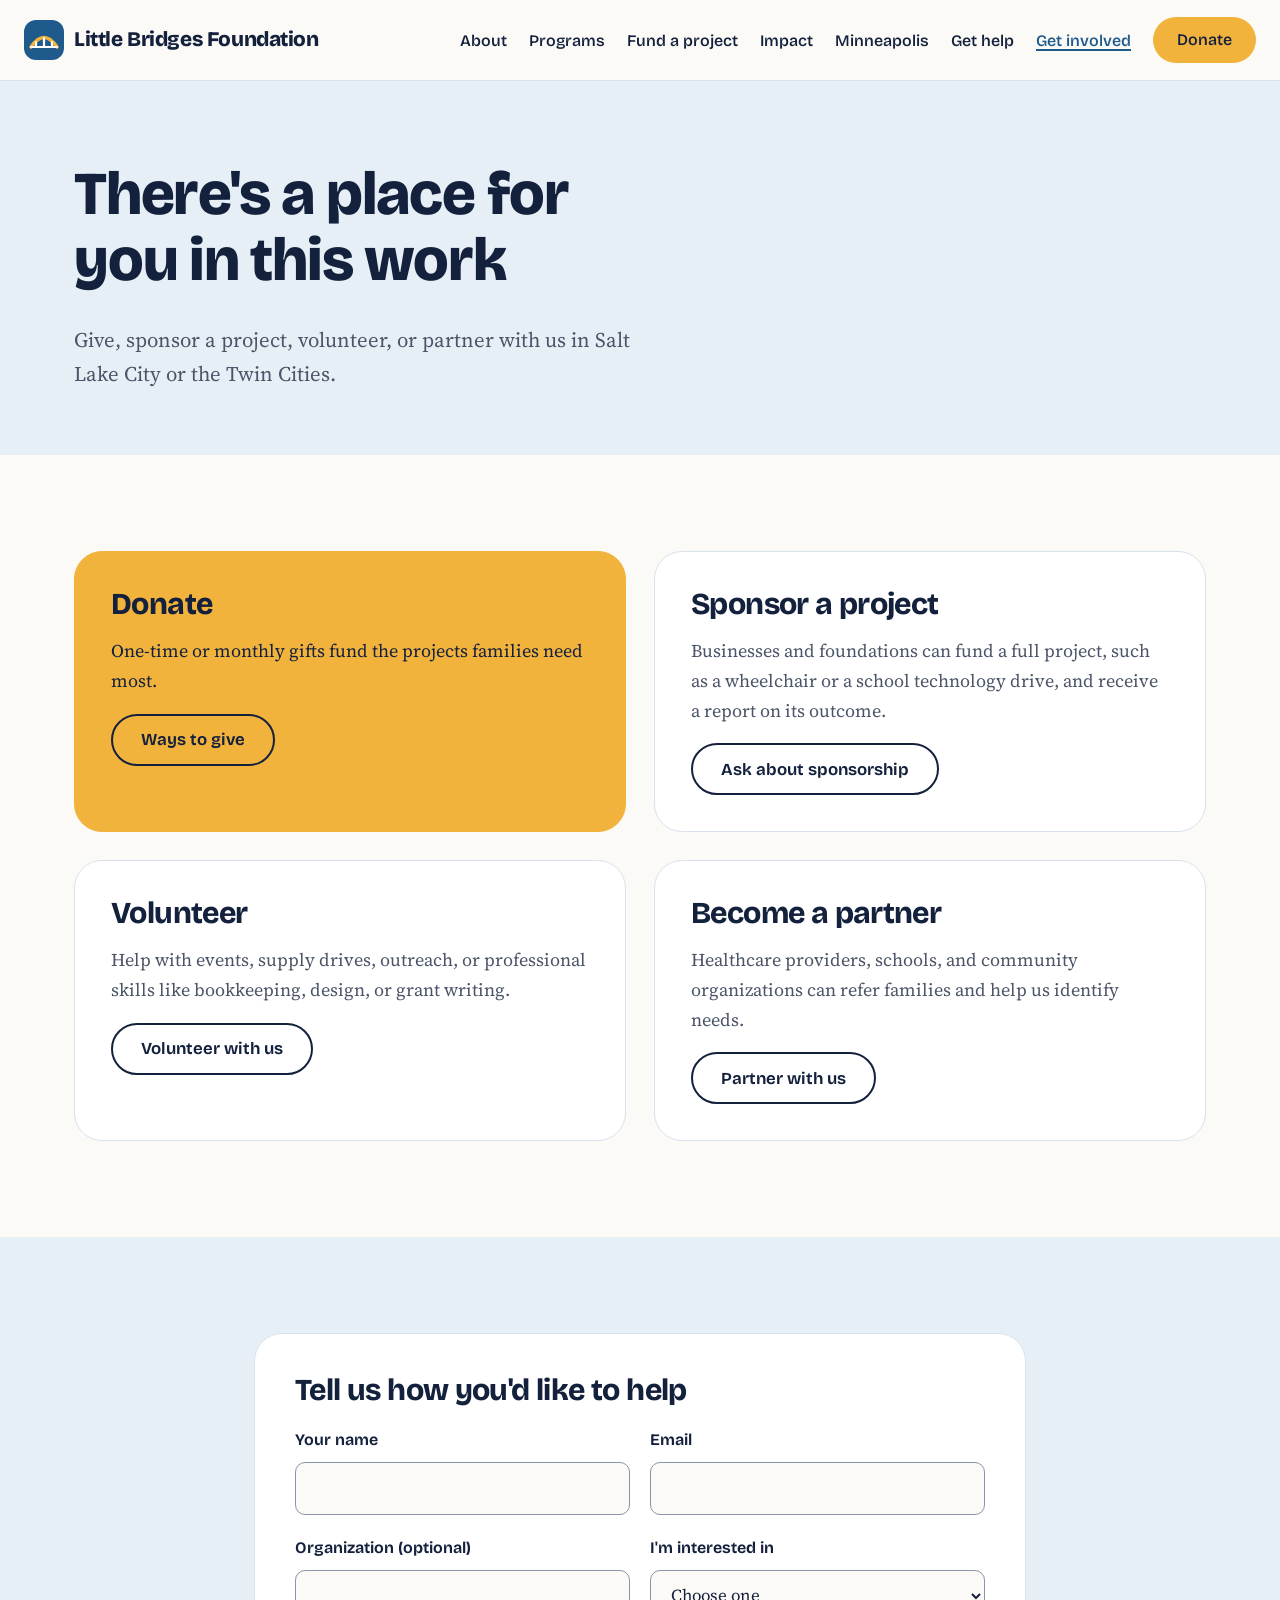
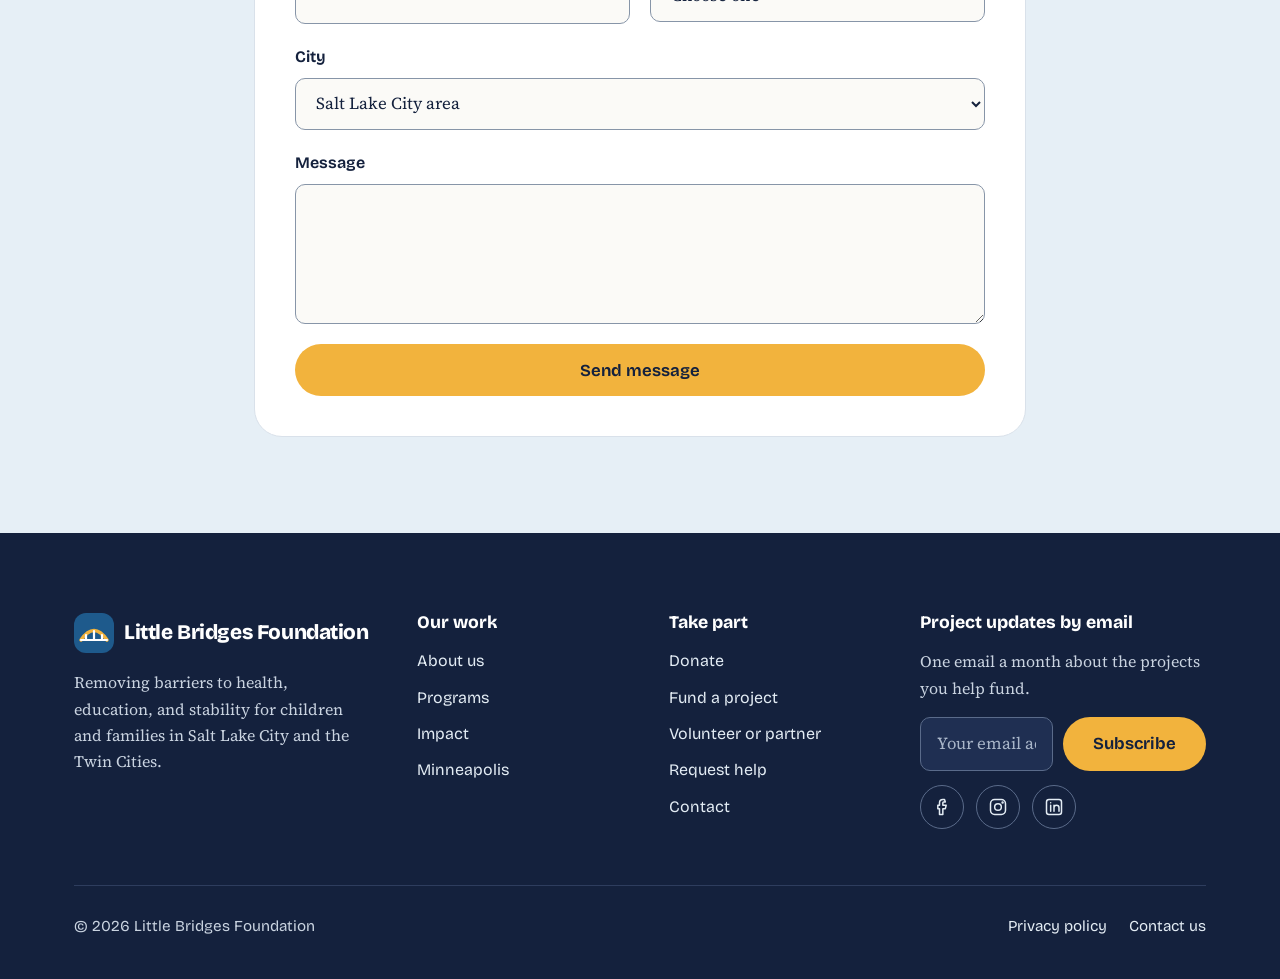
<file: get-involved.html>
<!doctype html>
<html lang="en">
<head>
<meta charset="utf-8">

<meta name="viewport" content="width=device-width, initial-scale=1">
<title>Get involved | Little Bridges Foundation</title>
<meta name="description" content="Donate, sponsor a project, volunteer, or partner with Little Bridges Foundation.">
<meta property="og:title" content="Get involved | Little Bridges Foundation">
<meta property="og:description" content="Donate, sponsor a project, volunteer, or partner with Little Bridges Foundation.">
<meta property="og:image" content="images/hero.jpg">
<link rel="icon" href="favicon.svg" type="image/svg+xml">
<link rel="preconnect" href="https://fonts.googleapis.com">
<link rel="preconnect" href="https://fonts.gstatic.com" crossorigin>
<link rel="stylesheet" href="https://fonts.googleapis.com/css2?family=Bricolage+Grotesque:opsz,wght@12..96,500;12..96,650;12..96,700;12..96,800&family=Source+Serif+4:opsz,wght@8..60,400;8..60,600&display=swap">
<link rel="stylesheet" href="styles.css">
<script src="main.js" defer></script>
</head>
<body>
<a class="skip-link" href="#main">Skip to content</a>
<header class="site-header">
  <div class="container header-inner">
    <a class="logo" href="index.html"><svg width="40" height="40" viewBox="0 0 40 40" aria-hidden="true"><rect width="40" height="40" rx="12" fill="#1E5A8C"/><path d="M7 27 Q20 8 33 27" fill="none" stroke="#F2B33D" stroke-width="3.5" stroke-linecap="round"/><path d="M7 27h26M12 27v-5M20 27v-9M28 27v-5" stroke="#FFFFFF" stroke-width="2.2" stroke-linecap="round"/></svg><span>Little Bridges Foundation</span></a>
    <button class="nav-toggle" type="button" aria-expanded="false" aria-controls="site-nav">Menu</button>
    <nav id="site-nav" class="site-nav" aria-label="Main">
      <ul>
        <li><a href="about.html">About</a></li><li><a href="programs.html">Programs</a></li><li><a href="projects.html">Fund a project</a></li><li><a href="impact.html">Impact</a></li><li><a href="minneapolis.html">Minneapolis</a></li><li><a href="get-help.html">Get help</a></li><li><a href="get-involved.html" aria-current="page">Get involved</a></li><li><a class="btn btn-sun" href="donate.html">Donate</a></li>
      </ul>
    </nav>
  </div>
</header>
<main id="main">
<section class="page-head"><div class="container"><h1>There's a place for you in this work</h1><p class="lead">Give, sponsor a project, volunteer, or partner with us in Salt Lake City or the Twin Cities.</p></div></section>
<section class="section">
  <div class="container">
    <div class="ways">
      <div class="way feature"><h2 style="font-size:1.9rem">Donate</h2><p>One-time or monthly gifts fund the projects families need most.</p><a class="btn btn-outline" href="donate.html">Ways to give</a></div>
      <div class="way"><h2 style="font-size:1.9rem">Sponsor a project</h2><p>Businesses and foundations can fund a full project, such as a wheelchair or a school technology drive, and receive a report on its outcome.</p><a class="btn btn-outline" href="#form">Ask about sponsorship</a></div>
      <div class="way"><h2 style="font-size:1.9rem">Volunteer</h2><p>Help with events, supply drives, outreach, or professional skills like bookkeeping, design, or grant writing.</p><a class="btn btn-outline" href="#form">Volunteer with us</a></div>
      <div class="way"><h2 style="font-size:1.9rem">Become a partner</h2><p>Healthcare providers, schools, and community organizations can refer families and help us identify needs.</p><a class="btn btn-outline" href="#form">Partner with us</a></div>
    </div>
  </div>
</section>
<section class="section panel" id="form" style="scroll-margin-top:90px">
  <div class="container" style="max-width:820px">
    <form class="form" name="get-involved" method="POST" action="thanks.html" data-netlify="true" netlify-honeypot="bot-field">
      <input type="hidden" name="form-name" value="get-involved">
      <p class="hidden"><label>Leave empty <input name="bot-field"></label></p>
      <h2 style="font-size:1.9rem;margin:0">Tell us how you'd like to help</h2>
      <div class="form-row">
        <div class="field"><label for="gi-name">Your name</label><input id="gi-name" type="text" name="name" required autocomplete="name"></div>
        <div class="field"><label for="gi-email">Email</label><input id="gi-email" type="email" name="email" required autocomplete="email"></div>
      </div>
      <div class="form-row">
        <div class="field"><label for="gi-org">Organization (optional)</label><input id="gi-org" type="text" name="organization" autocomplete="organization"></div>
        <div class="field"><label for="gi-interest">I'm interested in</label><select id="gi-interest" name="interest" required><option value="">Choose one</option><option>Sponsoring a project</option><option>Volunteering</option><option>Becoming a partner organization</option><option>Something else</option></select></div>
      </div>
      <div class="field"><label for="gi-city">City</label><select id="gi-city" name="city"><option>Salt Lake City area</option><option>Minneapolis and St. Paul area</option><option>Other</option></select></div>
      <div class="field"><label for="gi-msg">Message</label><textarea id="gi-msg" name="message"></textarea></div>
      <button class="btn btn-sun" type="submit">Send message</button>
    </form>
  </div>
</section>

</main>
<footer class="site-footer">
  <div class="container">
    <div class="footer-grid">
      <div class="footer-brand">
        <a class="logo" href="index.html"><svg width="40" height="40" viewBox="0 0 40 40" aria-hidden="true"><rect width="40" height="40" rx="12" fill="#1E5A8C"/><path d="M7 27 Q20 8 33 27" fill="none" stroke="#F2B33D" stroke-width="3.5" stroke-linecap="round"/><path d="M7 27h26M12 27v-5M20 27v-9M28 27v-5" stroke="#FFFFFF" stroke-width="2.2" stroke-linecap="round"/></svg><span>Little Bridges Foundation</span></a>
        <p>Removing barriers to health, education, and stability for children and families in Salt Lake City and the Twin Cities.</p>
      </div>
      <div>
        <h2>Our work</h2>
        <ul>
          <li><a href="about.html">About us</a></li>
          <li><a href="programs.html">Programs</a></li>
          <li><a href="impact.html">Impact</a></li>
          <li><a href="minneapolis.html">Minneapolis</a></li>
        </ul>
      </div>
      <div>
        <h2>Take part</h2>
        <ul>
          <li><a href="donate.html">Donate</a></li>
          <li><a href="projects.html">Fund a project</a></li>
          <li><a href="get-involved.html">Volunteer or partner</a></li>
          <li><a href="get-help.html">Request help</a></li>
          <li><a href="contact.html">Contact</a></li>
        </ul>
      </div>
      <div>
        <h2>Project updates by email</h2>
        <p style="font-size:1rem">One email a month about the projects you help fund.</p>
        <form class="newsletter" name="newsletter" method="POST" action="thanks.html" data-netlify="true" netlify-honeypot="bot-field">
          <input type="hidden" name="form-name" value="newsletter">
          <p class="hidden"><label>Leave empty <input name="bot-field"></label></p>
          <label class="hidden" for="nl-email">Email address</label>
          <input id="nl-email" type="email" name="email" placeholder="Your email address" required autocomplete="email">
          <button class="btn btn-sun" type="submit">Subscribe</button>
        </form>
        <div class="social">
          <a href="#" aria-label="Facebook"><svg width="20" height="20" viewBox="0 0 24 24" fill="none" stroke="currentColor" stroke-width="1.8" stroke-linecap="round" stroke-linejoin="round" aria-hidden="true"><path d="M15 3h-2a4 4 0 0 0-4 4v3H7v4h2v7h4v-7h3l1-4h-4V7a1 1 0 0 1 1-1h2z"/></svg></a>
          <a href="#" aria-label="Instagram"><svg width="20" height="20" viewBox="0 0 24 24" fill="none" stroke="currentColor" stroke-width="1.8" aria-hidden="true"><rect x="3" y="3" width="18" height="18" rx="5"/><circle cx="12" cy="12" r="4"/><circle cx="17.5" cy="6.5" r="0.6" fill="currentColor"/></svg></a>
          <a href="#" aria-label="LinkedIn"><svg width="20" height="20" viewBox="0 0 24 24" fill="none" stroke="currentColor" stroke-width="1.8" stroke-linecap="round" aria-hidden="true"><rect x="3" y="3" width="18" height="18" rx="3"/><path d="M8 10v7M8 7v.01M12 17v-7M12 13a3 3 0 0 1 6 0v4"/></svg></a>
        </div>
      </div>
    </div>
    <div class="footer-bottom">
      <span>&copy; <span data-year>2026</span> Little Bridges Foundation</span>
      <ul>
        <li><a href="privacy.html">Privacy policy</a></li>
        <li><a href="contact.html">Contact us</a></li>
      </ul>
    </div>
  </div>
</footer>
</body>
</html>
</file>
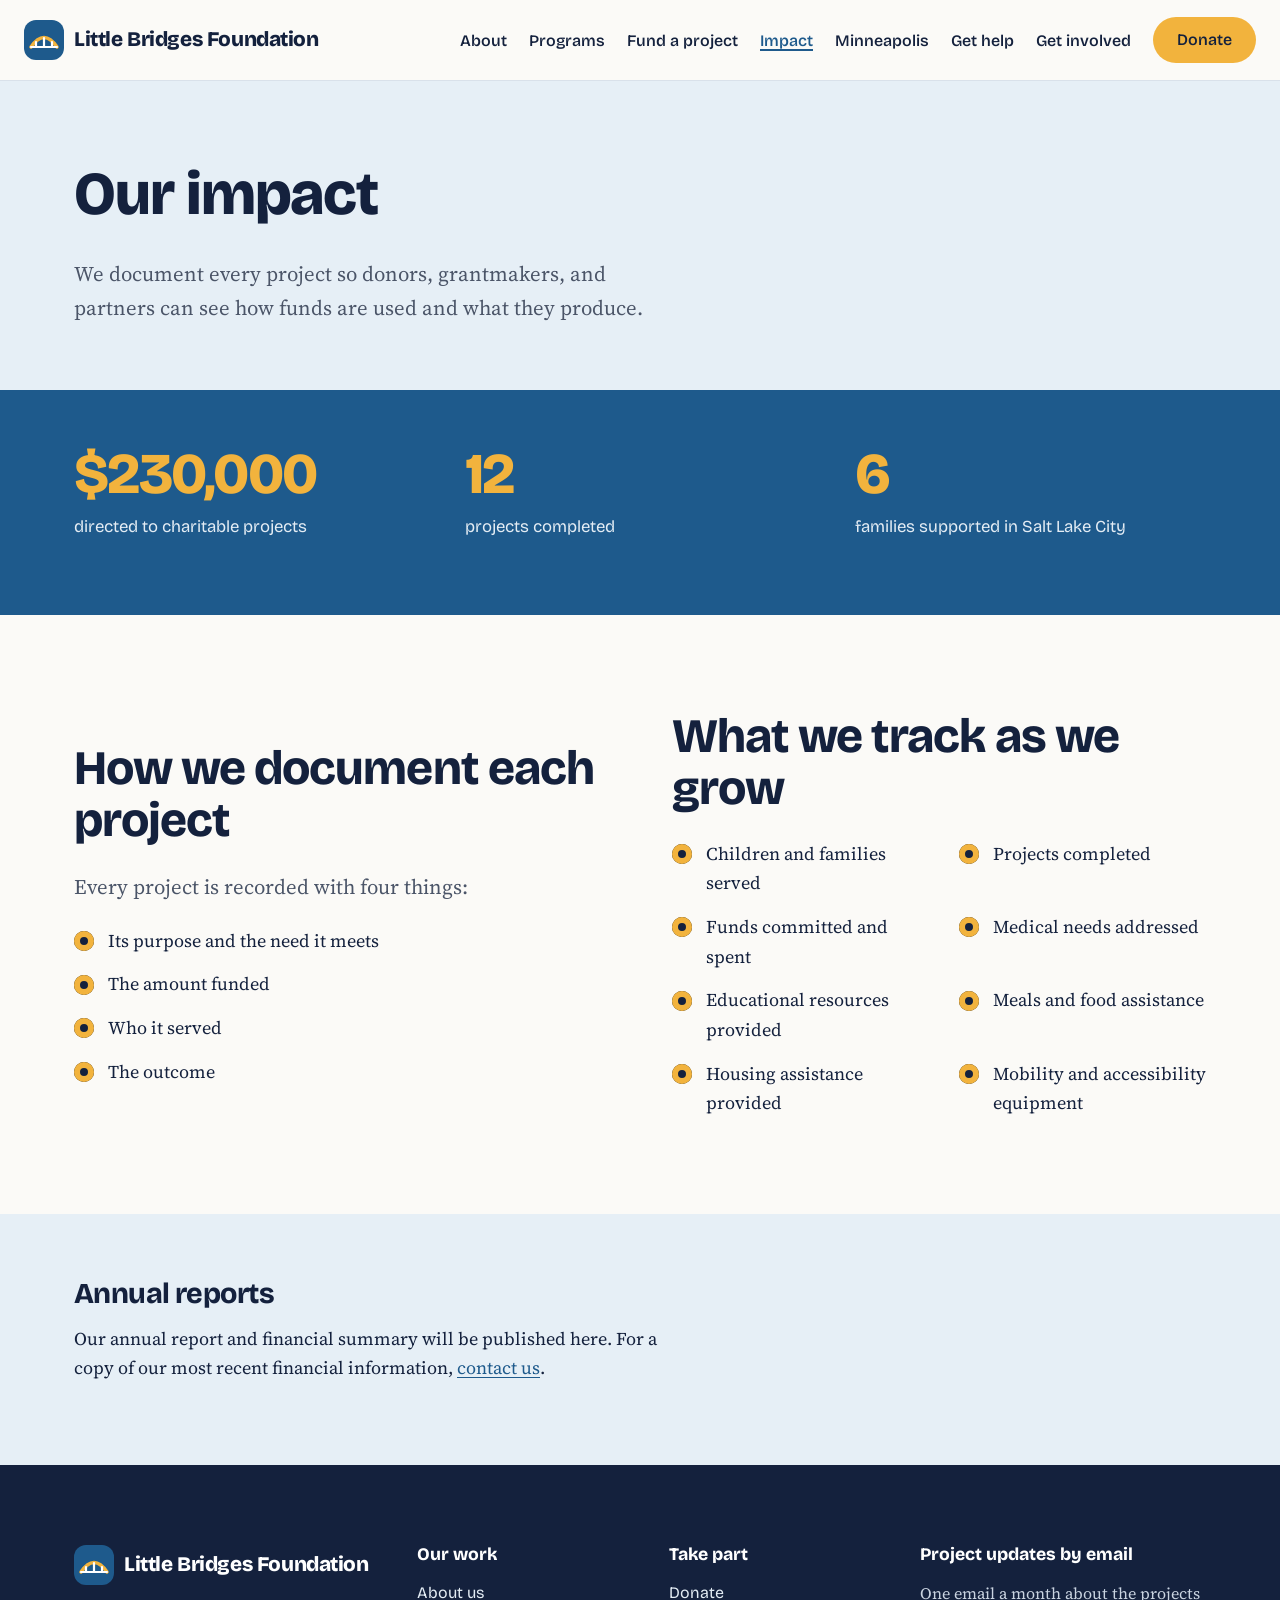
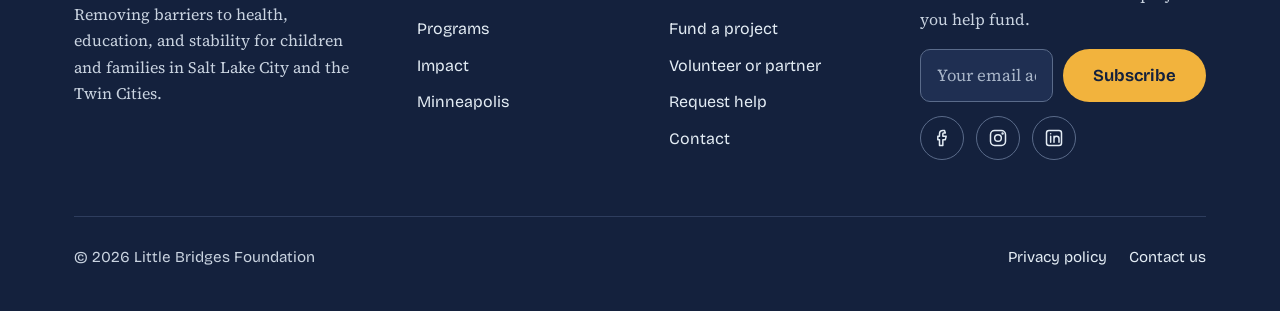
<file: impact.html>
<!doctype html>
<html lang="en">
<head>
<meta charset="utf-8">

<meta name="viewport" content="width=device-width, initial-scale=1">
<title>Impact | Little Bridges Foundation</title>
<meta name="description" content="How Little Bridges Foundation documents and reports the results of every project.">
<meta property="og:title" content="Impact | Little Bridges Foundation">
<meta property="og:description" content="How Little Bridges Foundation documents and reports the results of every project.">
<meta property="og:image" content="images/hero.jpg">
<link rel="icon" href="favicon.svg" type="image/svg+xml">
<link rel="preconnect" href="https://fonts.googleapis.com">
<link rel="preconnect" href="https://fonts.gstatic.com" crossorigin>
<link rel="stylesheet" href="https://fonts.googleapis.com/css2?family=Bricolage+Grotesque:opsz,wght@12..96,500;12..96,650;12..96,700;12..96,800&family=Source+Serif+4:opsz,wght@8..60,400;8..60,600&display=swap">
<link rel="stylesheet" href="styles.css">
<script src="main.js" defer></script>
</head>
<body>
<a class="skip-link" href="#main">Skip to content</a>
<header class="site-header">
  <div class="container header-inner">
    <a class="logo" href="index.html"><svg width="40" height="40" viewBox="0 0 40 40" aria-hidden="true"><rect width="40" height="40" rx="12" fill="#1E5A8C"/><path d="M7 27 Q20 8 33 27" fill="none" stroke="#F2B33D" stroke-width="3.5" stroke-linecap="round"/><path d="M7 27h26M12 27v-5M20 27v-9M28 27v-5" stroke="#FFFFFF" stroke-width="2.2" stroke-linecap="round"/></svg><span>Little Bridges Foundation</span></a>
    <button class="nav-toggle" type="button" aria-expanded="false" aria-controls="site-nav">Menu</button>
    <nav id="site-nav" class="site-nav" aria-label="Main">
      <ul>
        <li><a href="about.html">About</a></li><li><a href="programs.html">Programs</a></li><li><a href="projects.html">Fund a project</a></li><li><a href="impact.html" aria-current="page">Impact</a></li><li><a href="minneapolis.html">Minneapolis</a></li><li><a href="get-help.html">Get help</a></li><li><a href="get-involved.html">Get involved</a></li><li><a class="btn btn-sun" href="donate.html">Donate</a></li>
      </ul>
    </nav>
  </div>
</header>
<main id="main">
<section class="page-head"><div class="container"><h1>Our impact</h1><p class="lead">We document every project so donors, grantmakers, and partners can see how funds are used and what they produce.</p></div></section>
<section class="proof" aria-label="Results in Salt Lake City">
  <div class="container proof-grid">
    <p><strong>$230,000</strong><span>directed to charitable projects</span></p>
    <p><strong>12</strong><span>projects completed</span></p>
    <p><strong>6</strong><span>families supported in Salt Lake City</span></p>
  </div>
</section>
<section class="section">
  <div class="container split">
    <div>
      <h2>How we document each project</h2>
      <p class="lead">Every project is recorded with four things:</p>
      <ul class="checklist" style="grid-template-columns:1fr">
        <li>Its purpose and the need it meets</li>
        <li>The amount funded</li>
        <li>Who it served</li>
        <li>The outcome</li>
      </ul>
    </div>
    <div>
      <h2>What we track as we grow</h2>
      <ul class="checklist">
        <li>Children and families served</li>
        <li>Projects completed</li>
        <li>Funds committed and spent</li>
        <li>Medical needs addressed</li>
        <li>Educational resources provided</li>
        <li>Meals and food assistance</li>
        <li>Housing assistance provided</li>
        <li>Mobility and accessibility equipment</li>
      </ul>
    </div>
  </div>
</section>
<section class="section-tight panel">
  <div class="container">
    <h2 style="font-size:1.8rem">Annual reports</h2>
    <p>Our annual report and financial summary will be published here. For a copy of our most recent financial information, <a href="contact.html">contact us</a>.</p>
  </div>
</section>

</main>
<footer class="site-footer">
  <div class="container">
    <div class="footer-grid">
      <div class="footer-brand">
        <a class="logo" href="index.html"><svg width="40" height="40" viewBox="0 0 40 40" aria-hidden="true"><rect width="40" height="40" rx="12" fill="#1E5A8C"/><path d="M7 27 Q20 8 33 27" fill="none" stroke="#F2B33D" stroke-width="3.5" stroke-linecap="round"/><path d="M7 27h26M12 27v-5M20 27v-9M28 27v-5" stroke="#FFFFFF" stroke-width="2.2" stroke-linecap="round"/></svg><span>Little Bridges Foundation</span></a>
        <p>Removing barriers to health, education, and stability for children and families in Salt Lake City and the Twin Cities.</p>
      </div>
      <div>
        <h2>Our work</h2>
        <ul>
          <li><a href="about.html">About us</a></li>
          <li><a href="programs.html">Programs</a></li>
          <li><a href="impact.html">Impact</a></li>
          <li><a href="minneapolis.html">Minneapolis</a></li>
        </ul>
      </div>
      <div>
        <h2>Take part</h2>
        <ul>
          <li><a href="donate.html">Donate</a></li>
          <li><a href="projects.html">Fund a project</a></li>
          <li><a href="get-involved.html">Volunteer or partner</a></li>
          <li><a href="get-help.html">Request help</a></li>
          <li><a href="contact.html">Contact</a></li>
        </ul>
      </div>
      <div>
        <h2>Project updates by email</h2>
        <p style="font-size:1rem">One email a month about the projects you help fund.</p>
        <form class="newsletter" name="newsletter" method="POST" action="thanks.html" data-netlify="true" netlify-honeypot="bot-field">
          <input type="hidden" name="form-name" value="newsletter">
          <p class="hidden"><label>Leave empty <input name="bot-field"></label></p>
          <label class="hidden" for="nl-email">Email address</label>
          <input id="nl-email" type="email" name="email" placeholder="Your email address" required autocomplete="email">
          <button class="btn btn-sun" type="submit">Subscribe</button>
        </form>
        <div class="social">
          <a href="#" aria-label="Facebook"><svg width="20" height="20" viewBox="0 0 24 24" fill="none" stroke="currentColor" stroke-width="1.8" stroke-linecap="round" stroke-linejoin="round" aria-hidden="true"><path d="M15 3h-2a4 4 0 0 0-4 4v3H7v4h2v7h4v-7h3l1-4h-4V7a1 1 0 0 1 1-1h2z"/></svg></a>
          <a href="#" aria-label="Instagram"><svg width="20" height="20" viewBox="0 0 24 24" fill="none" stroke="currentColor" stroke-width="1.8" aria-hidden="true"><rect x="3" y="3" width="18" height="18" rx="5"/><circle cx="12" cy="12" r="4"/><circle cx="17.5" cy="6.5" r="0.6" fill="currentColor"/></svg></a>
          <a href="#" aria-label="LinkedIn"><svg width="20" height="20" viewBox="0 0 24 24" fill="none" stroke="currentColor" stroke-width="1.8" stroke-linecap="round" aria-hidden="true"><rect x="3" y="3" width="18" height="18" rx="3"/><path d="M8 10v7M8 7v.01M12 17v-7M12 13a3 3 0 0 1 6 0v4"/></svg></a>
        </div>
      </div>
    </div>
    <div class="footer-bottom">
      <span>&copy; <span data-year>2026</span> Little Bridges Foundation</span>
      <ul>
        <li><a href="privacy.html">Privacy policy</a></li>
        <li><a href="contact.html">Contact us</a></li>
      </ul>
    </div>
  </div>
</footer>
</body>
</html>
</file>
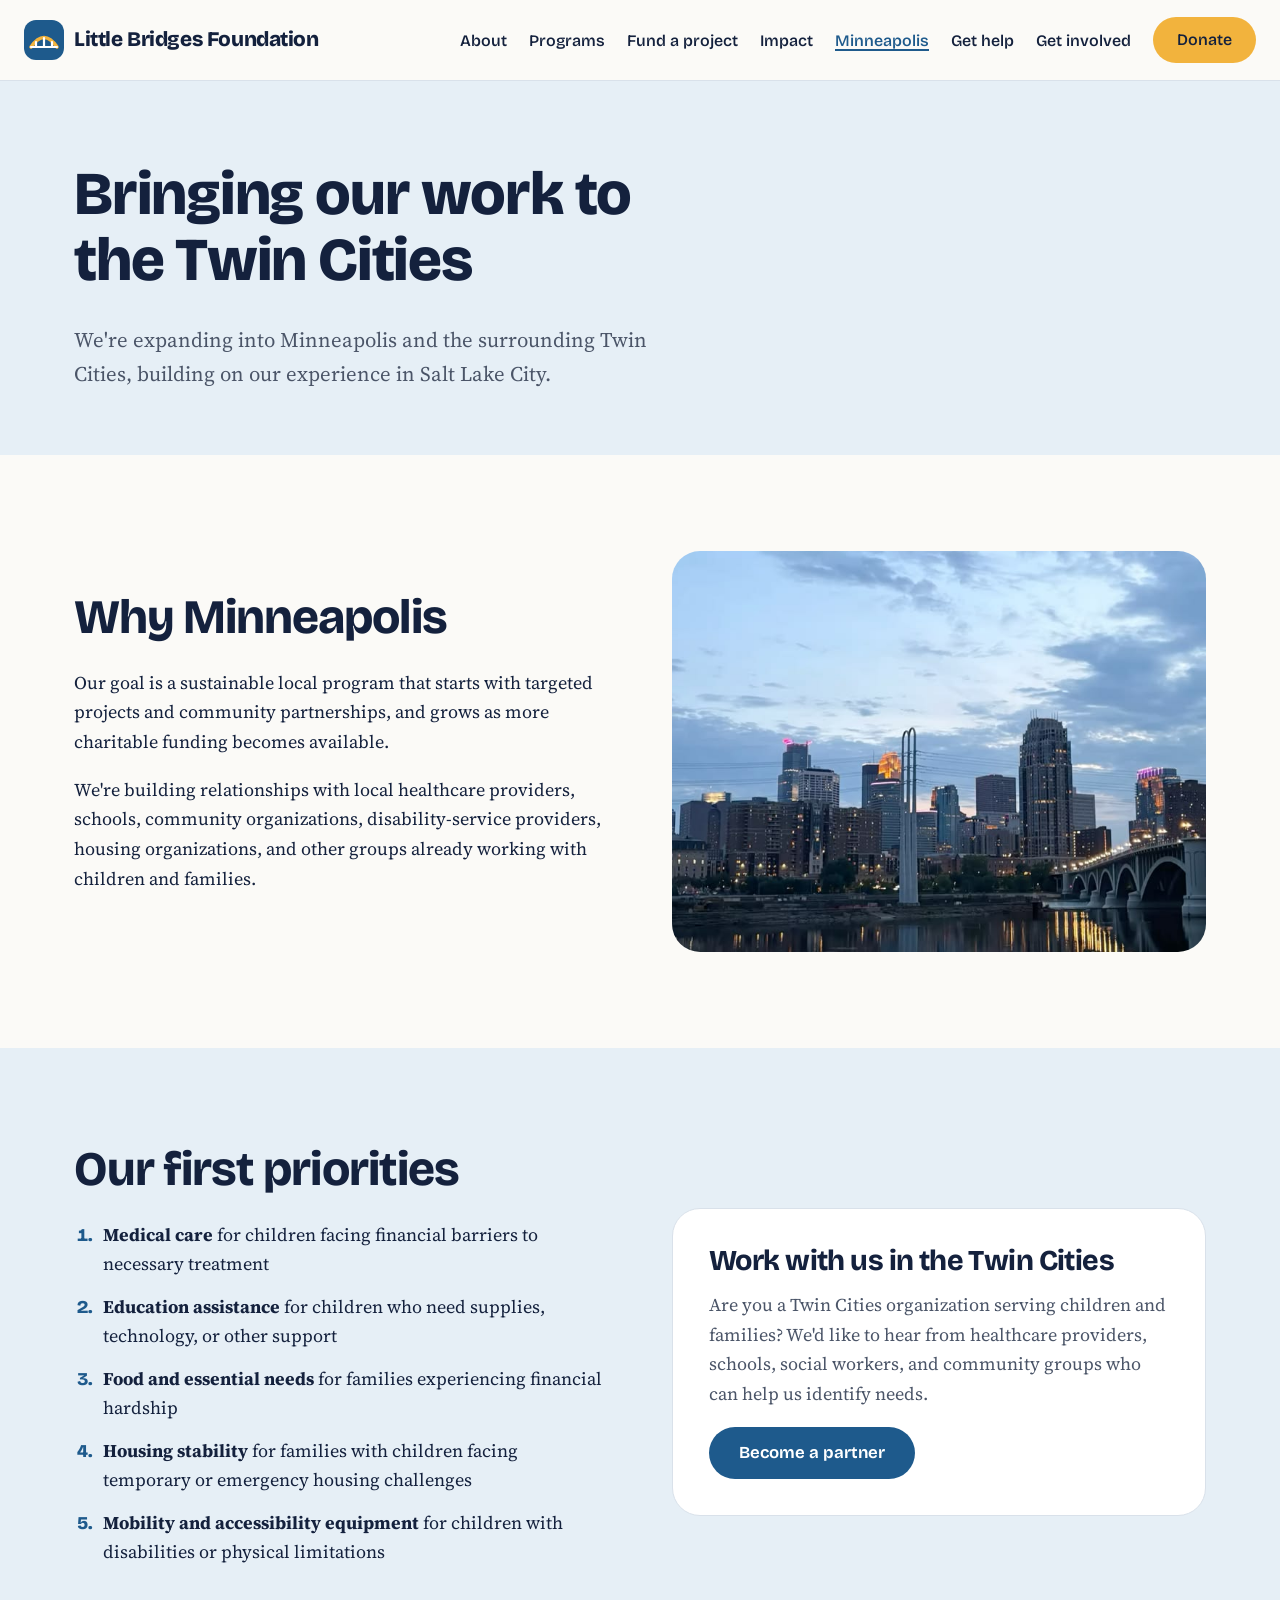
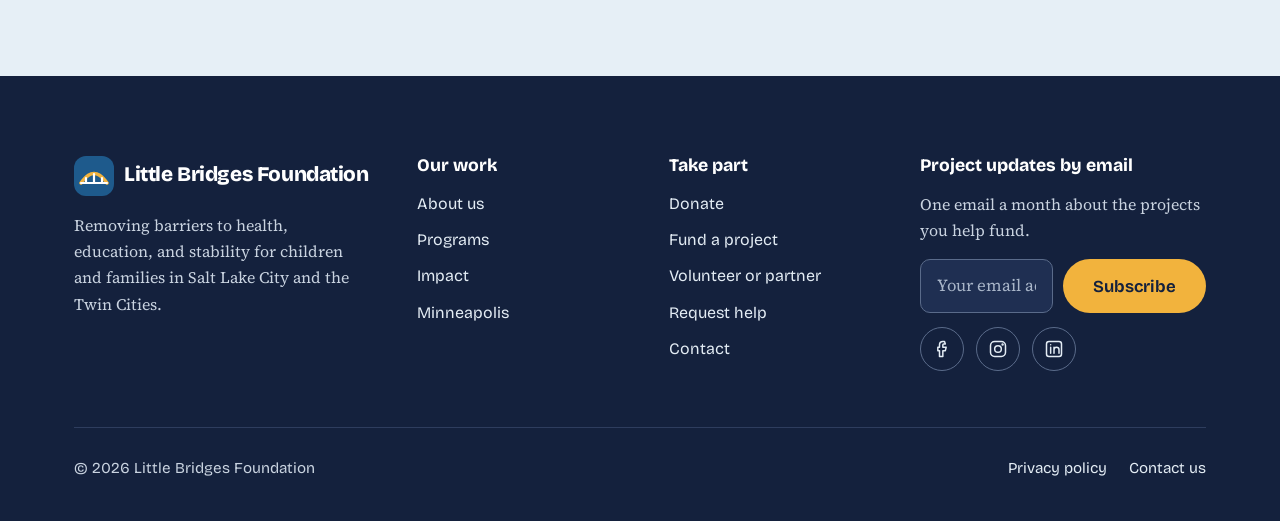
<file: minneapolis.html>
<!doctype html>
<html lang="en">
<head>
<meta charset="utf-8">

<meta name="viewport" content="width=device-width, initial-scale=1">
<title>Minneapolis expansion | Little Bridges Foundation</title>
<meta name="description" content="Little Bridges Foundation is expanding its work for children and families into Minneapolis and the Twin Cities.">
<meta property="og:title" content="Minneapolis expansion | Little Bridges Foundation">
<meta property="og:description" content="Little Bridges Foundation is expanding its work for children and families into Minneapolis and the Twin Cities.">
<meta property="og:image" content="images/hero.jpg">
<link rel="icon" href="favicon.svg" type="image/svg+xml">
<link rel="preconnect" href="https://fonts.googleapis.com">
<link rel="preconnect" href="https://fonts.gstatic.com" crossorigin>
<link rel="stylesheet" href="https://fonts.googleapis.com/css2?family=Bricolage+Grotesque:opsz,wght@12..96,500;12..96,650;12..96,700;12..96,800&family=Source+Serif+4:opsz,wght@8..60,400;8..60,600&display=swap">
<link rel="stylesheet" href="styles.css">
<script src="main.js" defer></script>
</head>
<body>
<a class="skip-link" href="#main">Skip to content</a>
<header class="site-header">
  <div class="container header-inner">
    <a class="logo" href="index.html"><svg width="40" height="40" viewBox="0 0 40 40" aria-hidden="true"><rect width="40" height="40" rx="12" fill="#1E5A8C"/><path d="M7 27 Q20 8 33 27" fill="none" stroke="#F2B33D" stroke-width="3.5" stroke-linecap="round"/><path d="M7 27h26M12 27v-5M20 27v-9M28 27v-5" stroke="#FFFFFF" stroke-width="2.2" stroke-linecap="round"/></svg><span>Little Bridges Foundation</span></a>
    <button class="nav-toggle" type="button" aria-expanded="false" aria-controls="site-nav">Menu</button>
    <nav id="site-nav" class="site-nav" aria-label="Main">
      <ul>
        <li><a href="about.html">About</a></li><li><a href="programs.html">Programs</a></li><li><a href="projects.html">Fund a project</a></li><li><a href="impact.html">Impact</a></li><li><a href="minneapolis.html" aria-current="page">Minneapolis</a></li><li><a href="get-help.html">Get help</a></li><li><a href="get-involved.html">Get involved</a></li><li><a class="btn btn-sun" href="donate.html">Donate</a></li>
      </ul>
    </nav>
  </div>
</header>
<main id="main">
<section class="page-head"><div class="container"><h1>Bringing our work to the Twin Cities</h1><p class="lead">We're expanding into Minneapolis and the surrounding Twin Cities, building on our experience in Salt Lake City.</p></div></section>
<section class="section">
  <div class="container split">
    <div>
      <h2>Why Minneapolis</h2>
      <p>Our goal is a sustainable local program that starts with targeted projects and community partnerships, and grows as more charitable funding becomes available.</p>
      <p>We're building relationships with local healthcare providers, schools, community organizations, disability-service providers, housing organizations, and other groups already working with children and families.</p>
    </div>
    <img src="images/minneapolis.jpg" alt="The Minneapolis skyline and Stone Arch Bridge" width="1200" height="900" loading="lazy">
  </div>
</section>
<section class="section panel">
  <div class="container split">
    <div>
      <h2>Our first priorities</h2>
      <ol class="priorities">
        <li><strong>Medical care</strong> for children facing financial barriers to necessary treatment</li>
        <li><strong>Education assistance</strong> for children who need supplies, technology, or other support</li>
        <li><strong>Food and essential needs</strong> for families experiencing financial hardship</li>
        <li><strong>Housing stability</strong> for families with children facing temporary or emergency housing challenges</li>
        <li><strong>Mobility and accessibility equipment</strong> for children with disabilities or physical limitations</li>
      </ol>
    </div>
    <div class="way">
      <h2 style="font-size:1.8rem">Work with us in the Twin Cities</h2>
      <p>Are you a Twin Cities organization serving children and families? We'd like to hear from healthcare providers, schools, social workers, and community groups who can help us identify needs.</p>
      <a class="btn btn-lake" href="get-involved.html#form">Become a partner</a>
    </div>
  </div>
</section>

</main>
<footer class="site-footer">
  <div class="container">
    <div class="footer-grid">
      <div class="footer-brand">
        <a class="logo" href="index.html"><svg width="40" height="40" viewBox="0 0 40 40" aria-hidden="true"><rect width="40" height="40" rx="12" fill="#1E5A8C"/><path d="M7 27 Q20 8 33 27" fill="none" stroke="#F2B33D" stroke-width="3.5" stroke-linecap="round"/><path d="M7 27h26M12 27v-5M20 27v-9M28 27v-5" stroke="#FFFFFF" stroke-width="2.2" stroke-linecap="round"/></svg><span>Little Bridges Foundation</span></a>
        <p>Removing barriers to health, education, and stability for children and families in Salt Lake City and the Twin Cities.</p>
      </div>
      <div>
        <h2>Our work</h2>
        <ul>
          <li><a href="about.html">About us</a></li>
          <li><a href="programs.html">Programs</a></li>
          <li><a href="impact.html">Impact</a></li>
          <li><a href="minneapolis.html">Minneapolis</a></li>
        </ul>
      </div>
      <div>
        <h2>Take part</h2>
        <ul>
          <li><a href="donate.html">Donate</a></li>
          <li><a href="projects.html">Fund a project</a></li>
          <li><a href="get-involved.html">Volunteer or partner</a></li>
          <li><a href="get-help.html">Request help</a></li>
          <li><a href="contact.html">Contact</a></li>
        </ul>
      </div>
      <div>
        <h2>Project updates by email</h2>
        <p style="font-size:1rem">One email a month about the projects you help fund.</p>
        <form class="newsletter" name="newsletter" method="POST" action="thanks.html" data-netlify="true" netlify-honeypot="bot-field">
          <input type="hidden" name="form-name" value="newsletter">
          <p class="hidden"><label>Leave empty <input name="bot-field"></label></p>
          <label class="hidden" for="nl-email">Email address</label>
          <input id="nl-email" type="email" name="email" placeholder="Your email address" required autocomplete="email">
          <button class="btn btn-sun" type="submit">Subscribe</button>
        </form>
        <div class="social">
          <a href="#" aria-label="Facebook"><svg width="20" height="20" viewBox="0 0 24 24" fill="none" stroke="currentColor" stroke-width="1.8" stroke-linecap="round" stroke-linejoin="round" aria-hidden="true"><path d="M15 3h-2a4 4 0 0 0-4 4v3H7v4h2v7h4v-7h3l1-4h-4V7a1 1 0 0 1 1-1h2z"/></svg></a>
          <a href="#" aria-label="Instagram"><svg width="20" height="20" viewBox="0 0 24 24" fill="none" stroke="currentColor" stroke-width="1.8" aria-hidden="true"><rect x="3" y="3" width="18" height="18" rx="5"/><circle cx="12" cy="12" r="4"/><circle cx="17.5" cy="6.5" r="0.6" fill="currentColor"/></svg></a>
          <a href="#" aria-label="LinkedIn"><svg width="20" height="20" viewBox="0 0 24 24" fill="none" stroke="currentColor" stroke-width="1.8" stroke-linecap="round" aria-hidden="true"><rect x="3" y="3" width="18" height="18" rx="3"/><path d="M8 10v7M8 7v.01M12 17v-7M12 13a3 3 0 0 1 6 0v4"/></svg></a>
        </div>
      </div>
    </div>
    <div class="footer-bottom">
      <span>&copy; <span data-year>2026</span> Little Bridges Foundation</span>
      <ul>
        <li><a href="privacy.html">Privacy policy</a></li>
        <li><a href="contact.html">Contact us</a></li>
      </ul>
    </div>
  </div>
</footer>
</body>
</html>
</file>
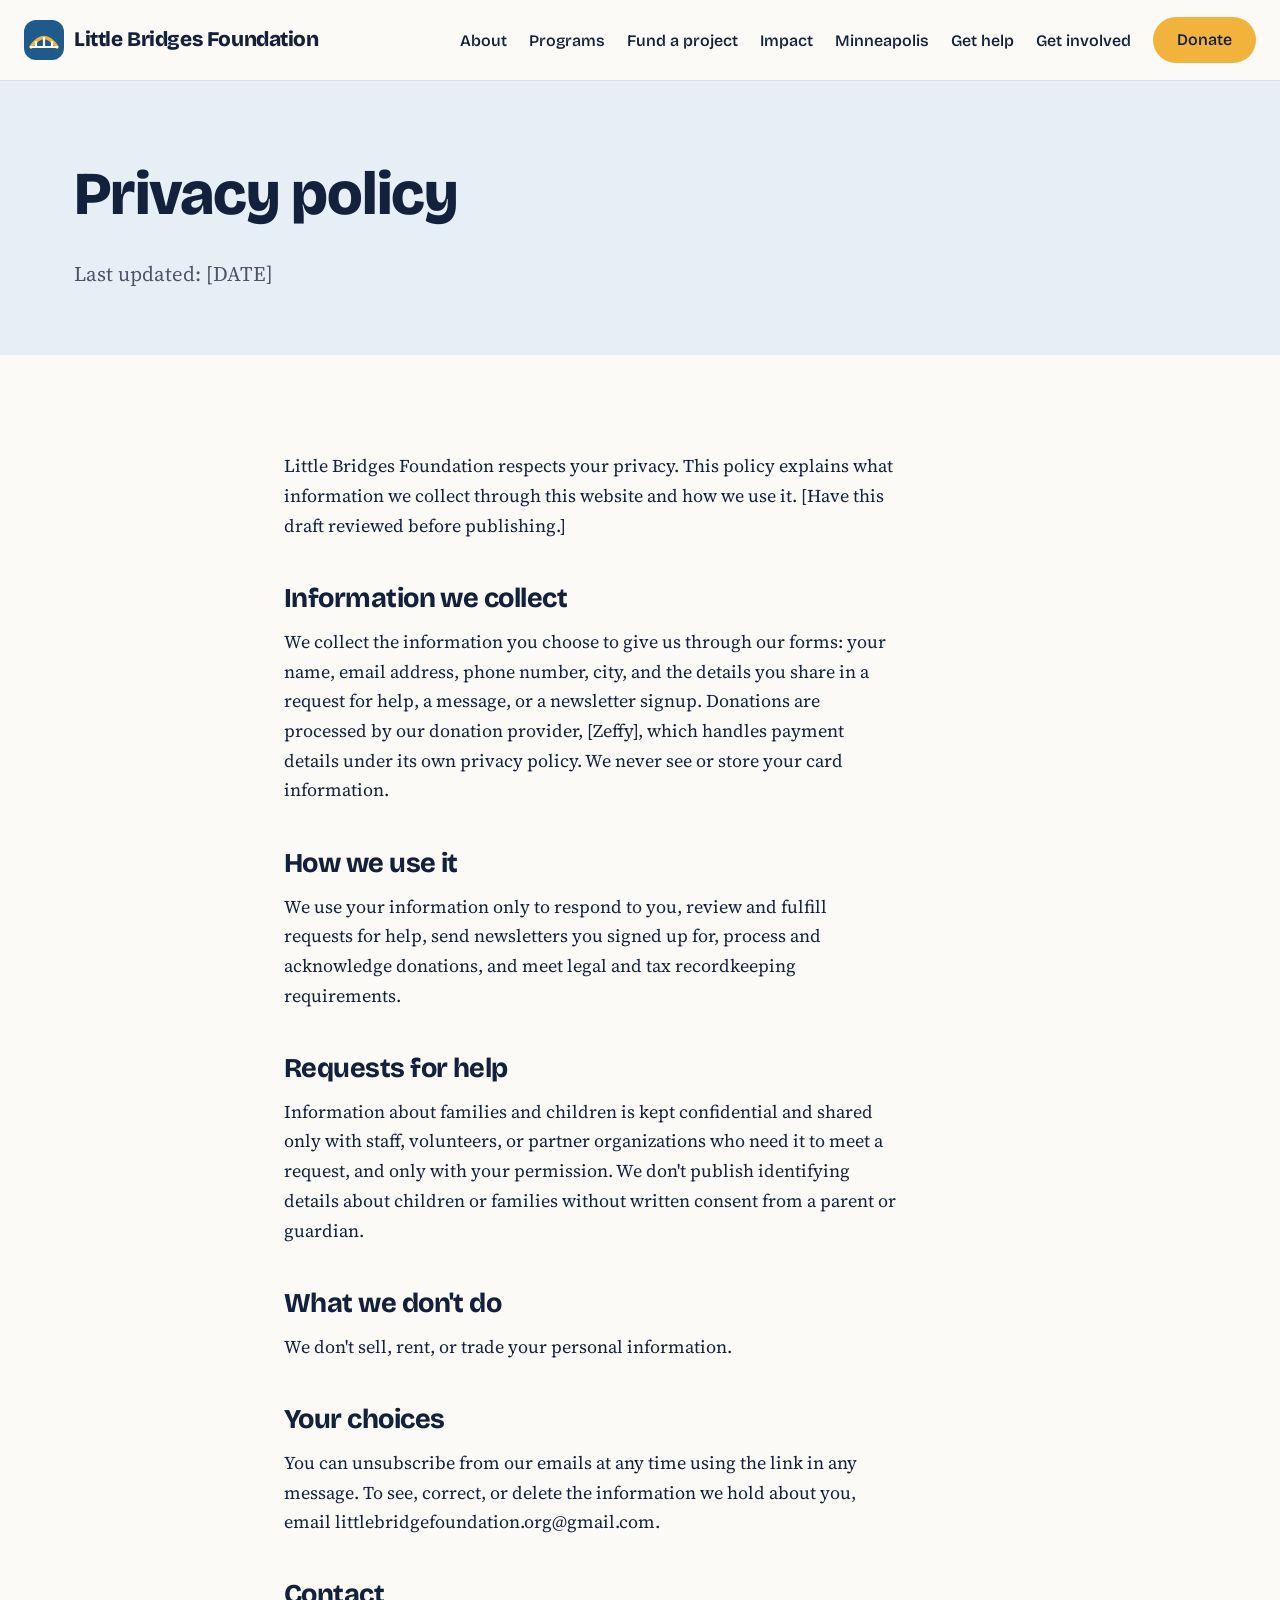
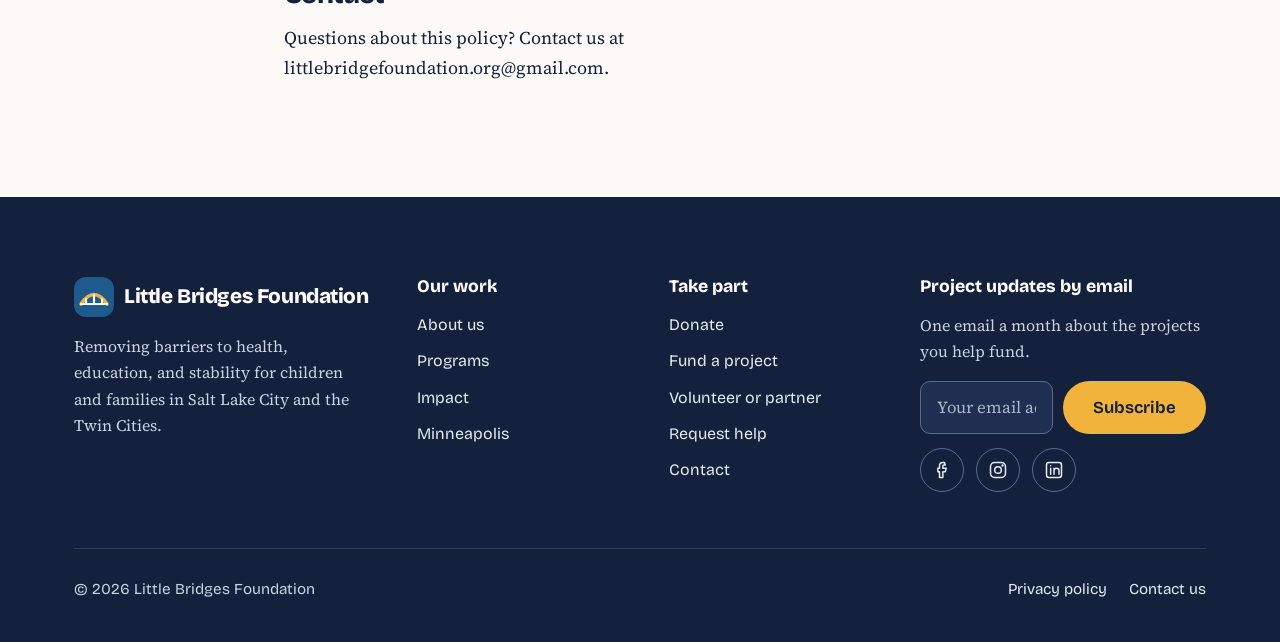
<file: privacy.html>
<!doctype html>
<html lang="en">
<head>
<meta charset="utf-8">

<meta name="viewport" content="width=device-width, initial-scale=1">
<title>Privacy policy | Little Bridges Foundation</title>
<meta name="description" content="How Little Bridges Foundation collects and uses information.">
<meta property="og:title" content="Privacy policy | Little Bridges Foundation">
<meta property="og:description" content="How Little Bridges Foundation collects and uses information.">
<meta property="og:image" content="images/hero.jpg">
<link rel="icon" href="favicon.svg" type="image/svg+xml">
<link rel="preconnect" href="https://fonts.googleapis.com">
<link rel="preconnect" href="https://fonts.gstatic.com" crossorigin>
<link rel="stylesheet" href="https://fonts.googleapis.com/css2?family=Bricolage+Grotesque:opsz,wght@12..96,500;12..96,650;12..96,700;12..96,800&family=Source+Serif+4:opsz,wght@8..60,400;8..60,600&display=swap">
<link rel="stylesheet" href="styles.css">
<script src="main.js" defer></script>
</head>
<body>
<a class="skip-link" href="#main">Skip to content</a>
<header class="site-header">
  <div class="container header-inner">
    <a class="logo" href="index.html"><svg width="40" height="40" viewBox="0 0 40 40" aria-hidden="true"><rect width="40" height="40" rx="12" fill="#1E5A8C"/><path d="M7 27 Q20 8 33 27" fill="none" stroke="#F2B33D" stroke-width="3.5" stroke-linecap="round"/><path d="M7 27h26M12 27v-5M20 27v-9M28 27v-5" stroke="#FFFFFF" stroke-width="2.2" stroke-linecap="round"/></svg><span>Little Bridges Foundation</span></a>
    <button class="nav-toggle" type="button" aria-expanded="false" aria-controls="site-nav">Menu</button>
    <nav id="site-nav" class="site-nav" aria-label="Main">
      <ul>
        <li><a href="about.html">About</a></li><li><a href="programs.html">Programs</a></li><li><a href="projects.html">Fund a project</a></li><li><a href="impact.html">Impact</a></li><li><a href="minneapolis.html">Minneapolis</a></li><li><a href="get-help.html">Get help</a></li><li><a href="get-involved.html">Get involved</a></li><li><a class="btn btn-sun" href="donate.html">Donate</a></li>
      </ul>
    </nav>
  </div>
</header>
<main id="main">
<section class="page-head"><div class="container"><h1>Privacy policy</h1><p class="lead">Last updated: [DATE]</p></div></section>
<section class="section"><div class="container prose">
<p>Little Bridges Foundation respects your privacy. This policy explains what information we collect through this website and how we use it. [Have this draft reviewed before publishing.]</p>
<h2>Information we collect</h2>
<p>We collect the information you choose to give us through our forms: your name, email address, phone number, city, and the details you share in a request for help, a message, or a newsletter signup. Donations are processed by our donation provider, [Zeffy], which handles payment details under its own privacy policy. We never see or store your card information.</p>
<h2>How we use it</h2>
<p>We use your information only to respond to you, review and fulfill requests for help, send newsletters you signed up for, process and acknowledge donations, and meet legal and tax recordkeeping requirements.</p>
<h2>Requests for help</h2>
<p>Information about families and children is kept confidential and shared only with staff, volunteers, or partner organizations who need it to meet a request, and only with your permission. We don't publish identifying details about children or families without written consent from a parent or guardian.</p>
<h2>What we don't do</h2>
<p>We don't sell, rent, or trade your personal information.</p>
<h2>Your choices</h2>
<p>You can unsubscribe from our emails at any time using the link in any message. To see, correct, or delete the information we hold about you, email littlebridgefoundation.org@gmail.com.</p>
<h2>Contact</h2>
<p>Questions about this policy? Contact us at littlebridgefoundation.org@gmail.com.</p>
</div></section>

</main>
<footer class="site-footer">
  <div class="container">
    <div class="footer-grid">
      <div class="footer-brand">
        <a class="logo" href="index.html"><svg width="40" height="40" viewBox="0 0 40 40" aria-hidden="true"><rect width="40" height="40" rx="12" fill="#1E5A8C"/><path d="M7 27 Q20 8 33 27" fill="none" stroke="#F2B33D" stroke-width="3.5" stroke-linecap="round"/><path d="M7 27h26M12 27v-5M20 27v-9M28 27v-5" stroke="#FFFFFF" stroke-width="2.2" stroke-linecap="round"/></svg><span>Little Bridges Foundation</span></a>
        <p>Removing barriers to health, education, and stability for children and families in Salt Lake City and the Twin Cities.</p>
      </div>
      <div>
        <h2>Our work</h2>
        <ul>
          <li><a href="about.html">About us</a></li>
          <li><a href="programs.html">Programs</a></li>
          <li><a href="impact.html">Impact</a></li>
          <li><a href="minneapolis.html">Minneapolis</a></li>
        </ul>
      </div>
      <div>
        <h2>Take part</h2>
        <ul>
          <li><a href="donate.html">Donate</a></li>
          <li><a href="projects.html">Fund a project</a></li>
          <li><a href="get-involved.html">Volunteer or partner</a></li>
          <li><a href="get-help.html">Request help</a></li>
          <li><a href="contact.html">Contact</a></li>
        </ul>
      </div>
      <div>
        <h2>Project updates by email</h2>
        <p style="font-size:1rem">One email a month about the projects you help fund.</p>
        <form class="newsletter" name="newsletter" method="POST" action="thanks.html" data-netlify="true" netlify-honeypot="bot-field">
          <input type="hidden" name="form-name" value="newsletter">
          <p class="hidden"><label>Leave empty <input name="bot-field"></label></p>
          <label class="hidden" for="nl-email">Email address</label>
          <input id="nl-email" type="email" name="email" placeholder="Your email address" required autocomplete="email">
          <button class="btn btn-sun" type="submit">Subscribe</button>
        </form>
        <div class="social">
          <a href="#" aria-label="Facebook"><svg width="20" height="20" viewBox="0 0 24 24" fill="none" stroke="currentColor" stroke-width="1.8" stroke-linecap="round" stroke-linejoin="round" aria-hidden="true"><path d="M15 3h-2a4 4 0 0 0-4 4v3H7v4h2v7h4v-7h3l1-4h-4V7a1 1 0 0 1 1-1h2z"/></svg></a>
          <a href="#" aria-label="Instagram"><svg width="20" height="20" viewBox="0 0 24 24" fill="none" stroke="currentColor" stroke-width="1.8" aria-hidden="true"><rect x="3" y="3" width="18" height="18" rx="5"/><circle cx="12" cy="12" r="4"/><circle cx="17.5" cy="6.5" r="0.6" fill="currentColor"/></svg></a>
          <a href="#" aria-label="LinkedIn"><svg width="20" height="20" viewBox="0 0 24 24" fill="none" stroke="currentColor" stroke-width="1.8" stroke-linecap="round" aria-hidden="true"><rect x="3" y="3" width="18" height="18" rx="3"/><path d="M8 10v7M8 7v.01M12 17v-7M12 13a3 3 0 0 1 6 0v4"/></svg></a>
        </div>
      </div>
    </div>
    <div class="footer-bottom">
      <span>&copy; <span data-year>2026</span> Little Bridges Foundation</span>
      <ul>
        <li><a href="privacy.html">Privacy policy</a></li>
        <li><a href="contact.html">Contact us</a></li>
      </ul>
    </div>
  </div>
</footer>
</body>
</html>
</file>
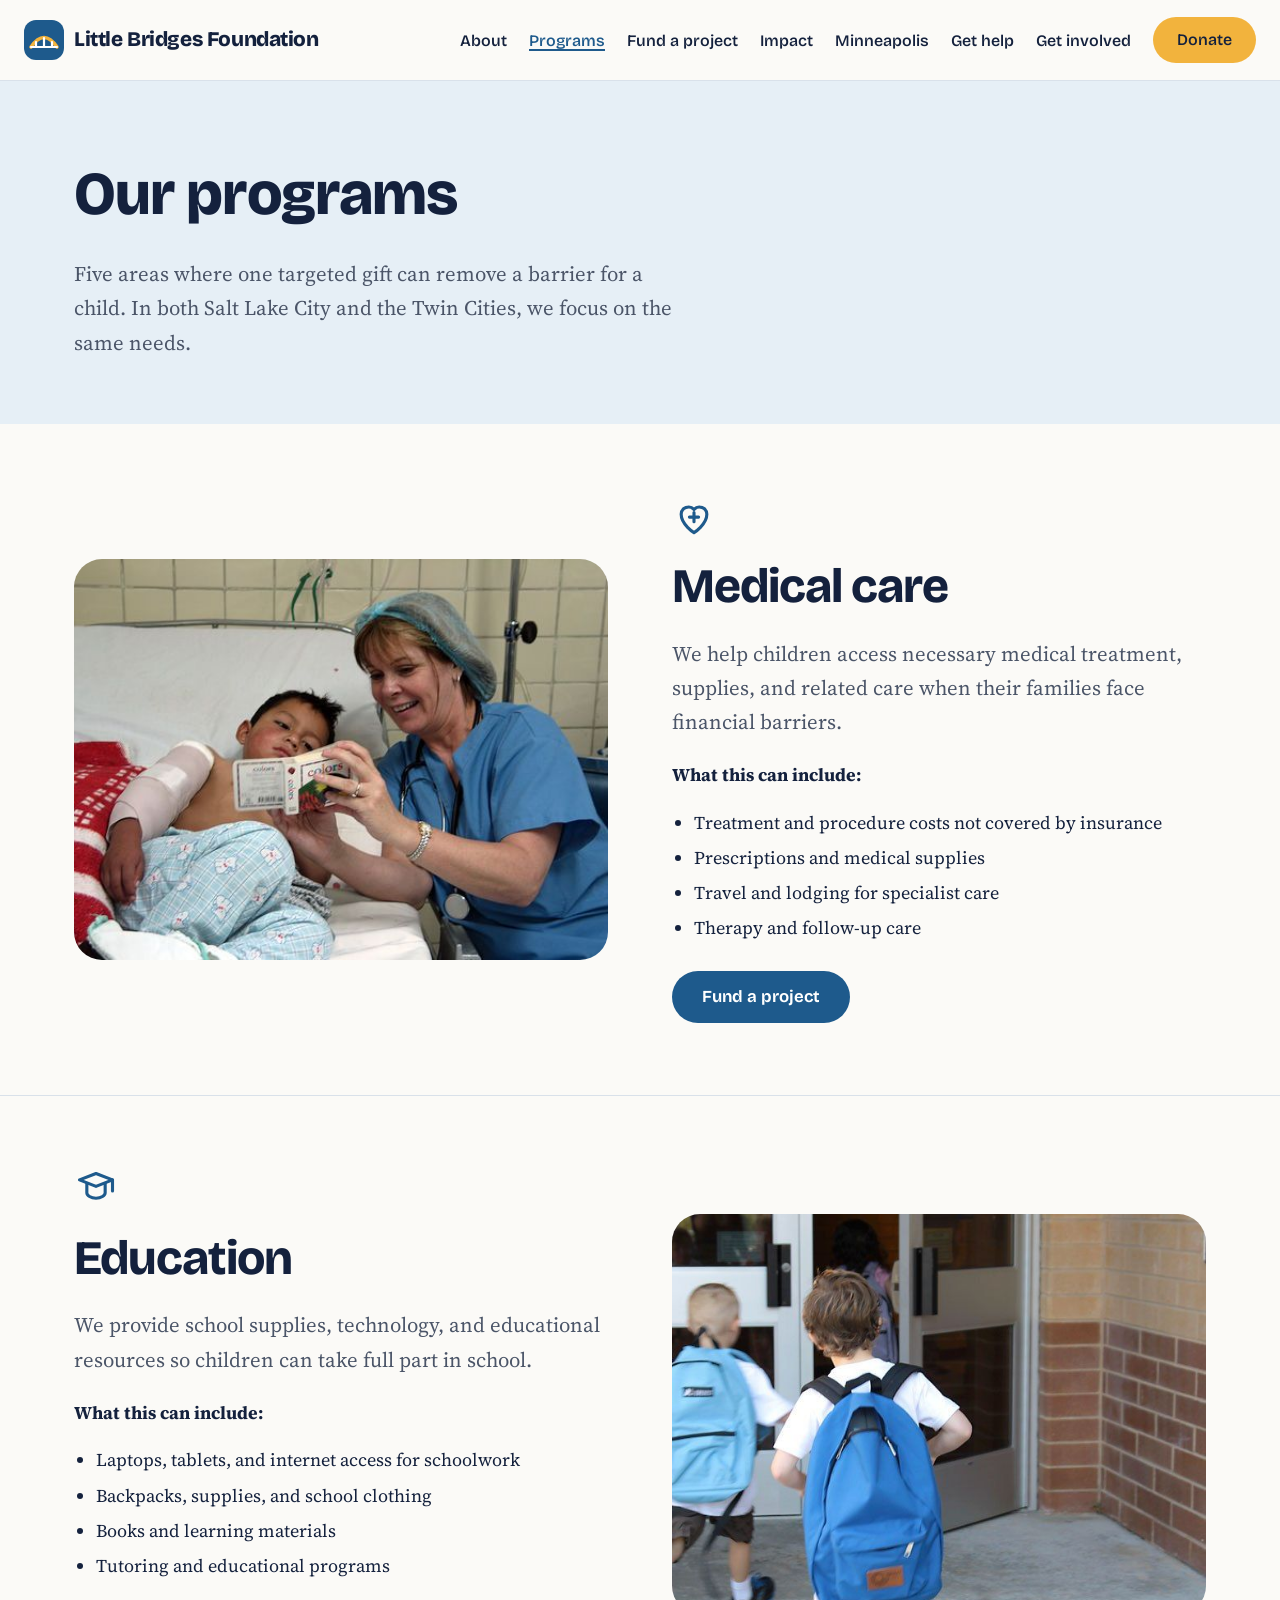
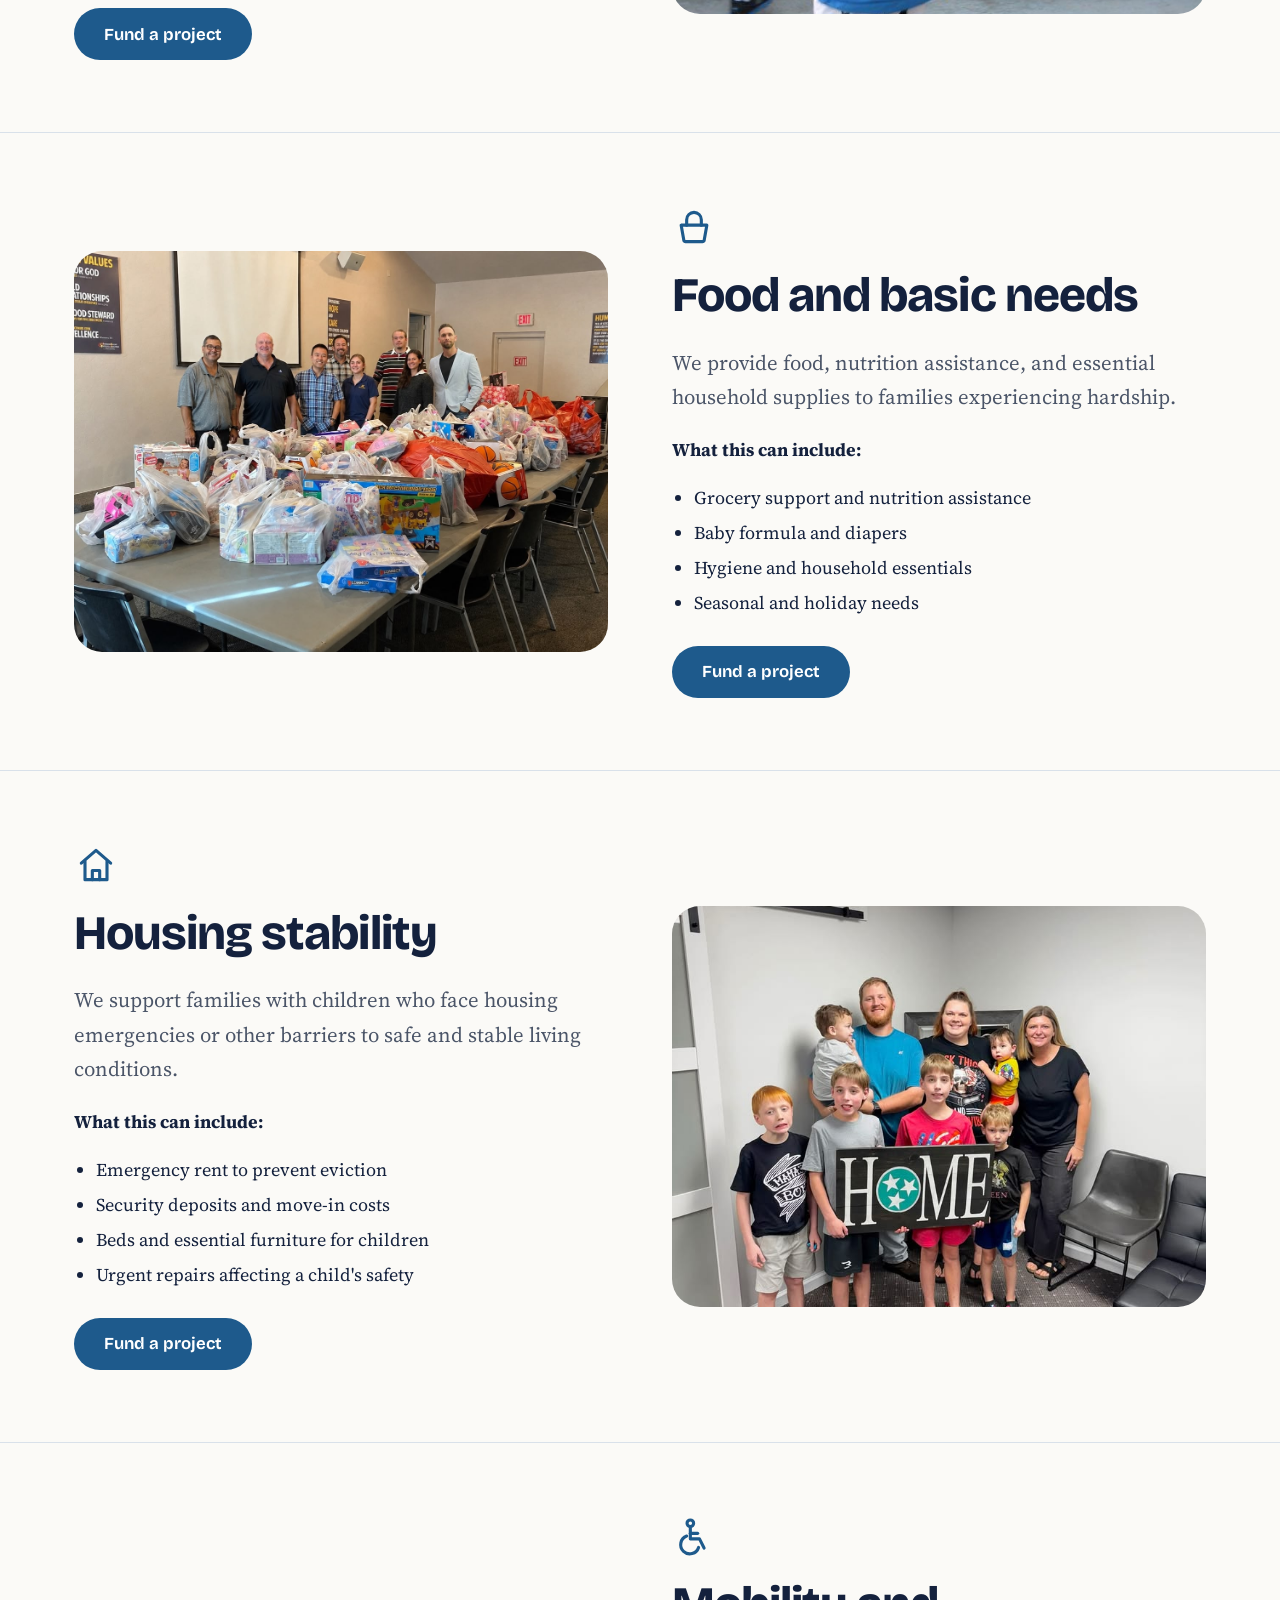
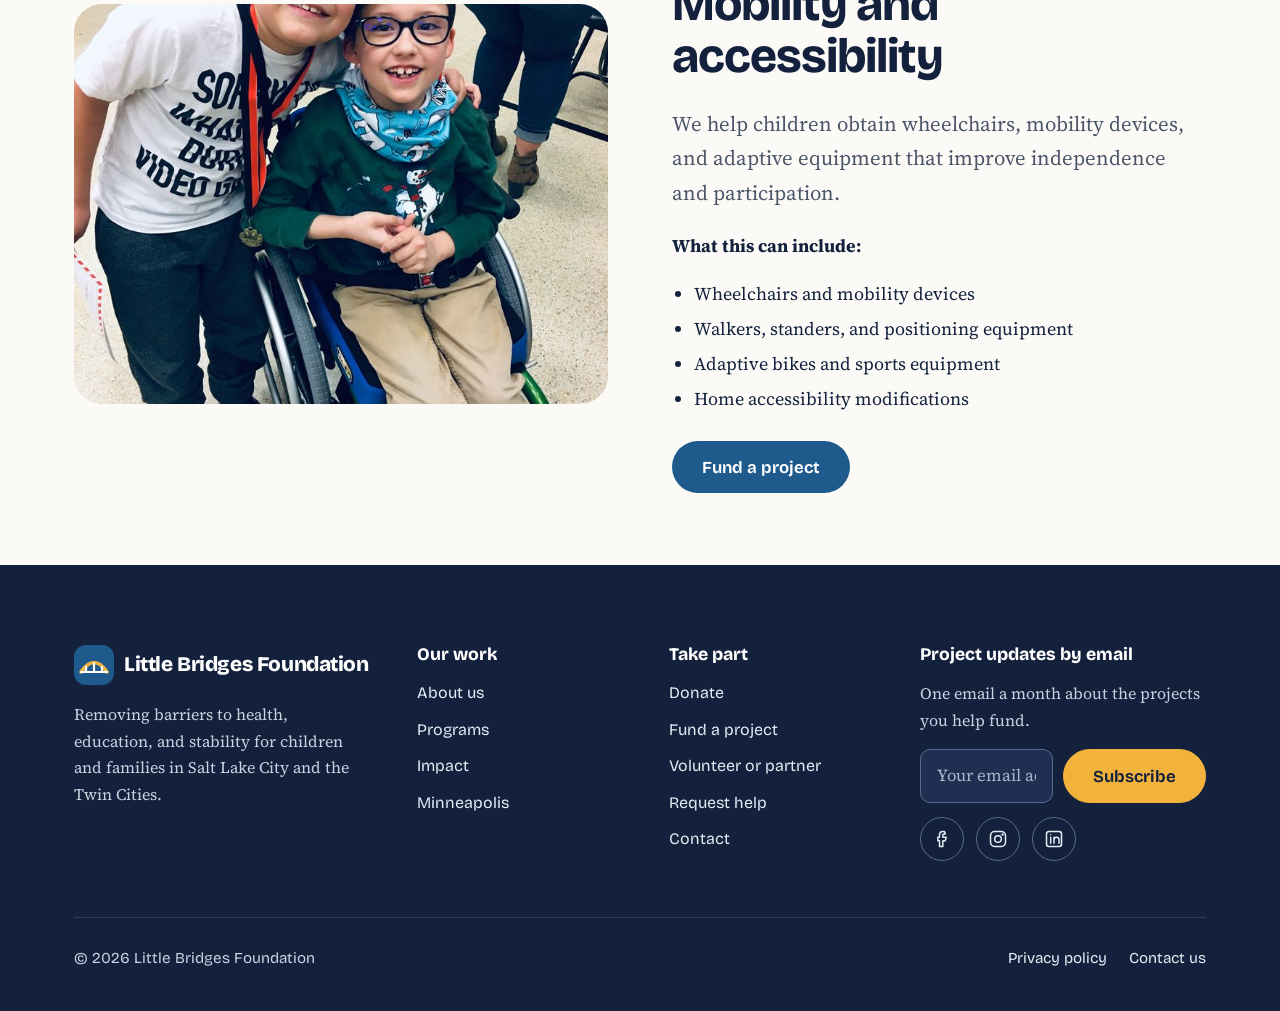
<file: programs.html>
<!doctype html>
<html lang="en">
<head>
<meta charset="utf-8">

<meta name="viewport" content="width=device-width, initial-scale=1">
<title>Programs | Little Bridges Foundation</title>
<meta name="description" content="Medical care, education, food, housing, and mobility programs for children and families.">
<meta property="og:title" content="Programs | Little Bridges Foundation">
<meta property="og:description" content="Medical care, education, food, housing, and mobility programs for children and families.">
<meta property="og:image" content="images/hero.jpg">
<link rel="icon" href="favicon.svg" type="image/svg+xml">
<link rel="preconnect" href="https://fonts.googleapis.com">
<link rel="preconnect" href="https://fonts.gstatic.com" crossorigin>
<link rel="stylesheet" href="https://fonts.googleapis.com/css2?family=Bricolage+Grotesque:opsz,wght@12..96,500;12..96,650;12..96,700;12..96,800&family=Source+Serif+4:opsz,wght@8..60,400;8..60,600&display=swap">
<link rel="stylesheet" href="styles.css">
<script src="main.js" defer></script>
</head>
<body>
<a class="skip-link" href="#main">Skip to content</a>
<header class="site-header">
  <div class="container header-inner">
    <a class="logo" href="index.html"><svg width="40" height="40" viewBox="0 0 40 40" aria-hidden="true"><rect width="40" height="40" rx="12" fill="#1E5A8C"/><path d="M7 27 Q20 8 33 27" fill="none" stroke="#F2B33D" stroke-width="3.5" stroke-linecap="round"/><path d="M7 27h26M12 27v-5M20 27v-9M28 27v-5" stroke="#FFFFFF" stroke-width="2.2" stroke-linecap="round"/></svg><span>Little Bridges Foundation</span></a>
    <button class="nav-toggle" type="button" aria-expanded="false" aria-controls="site-nav">Menu</button>
    <nav id="site-nav" class="site-nav" aria-label="Main">
      <ul>
        <li><a href="about.html">About</a></li><li><a href="programs.html" aria-current="page">Programs</a></li><li><a href="projects.html">Fund a project</a></li><li><a href="impact.html">Impact</a></li><li><a href="minneapolis.html">Minneapolis</a></li><li><a href="get-help.html">Get help</a></li><li><a href="get-involved.html">Get involved</a></li><li><a class="btn btn-sun" href="donate.html">Donate</a></li>
      </ul>
    </nav>
  </div>
</header>
<main id="main">
<section class="page-head"><div class="container"><h1>Our programs</h1><p class="lead">Five areas where one targeted gift can remove a barrier for a child. In both Salt Lake City and the Twin Cities, we focus on the same needs.</p></div></section><section class="program" id="medical"><div class="container split">
  <img src="images/medical.jpg" alt="A pediatric nurse caring for a young child" width="1200" height="900" loading="lazy">
  <div>
    <svg class="icon" style="width:44px;height:44px;color:#1E5A8C;margin-bottom:12px" viewBox="0 0 24 24" fill="none" stroke="currentColor" stroke-width="1.7" stroke-linecap="round" stroke-linejoin="round" aria-hidden="true"><path d="M12 20s-7-4.4-7-10a4 4 0 0 1 7-2.6A4 4 0 0 1 19 10c0 5.6-7 10-7 10z"/><path d="M12 9v5M9.5 11.5h5"/></svg>
    <h2>Medical care</h2>
    <p class="lead">We help children access necessary medical treatment, supplies, and related care when their families face financial barriers.</p>
    <p><strong>What this can include:</strong></p>
    <ul><li>Treatment and procedure costs not covered by insurance</li><li>Prescriptions and medical supplies</li><li>Travel and lodging for specialist care</li><li>Therapy and follow-up care</li></ul>
    <div class="btn-row"><a class="btn btn-lake" href="projects.html">Fund a project</a></div>
  </div>
</div></section><section class="program" id="education"><div class="container split reverse">
  <img src="images/education.jpg" alt="A child with a backpack walking to school" width="1200" height="900" loading="lazy">
  <div>
    <svg class="icon" style="width:44px;height:44px;color:#1E5A8C;margin-bottom:12px" viewBox="0 0 24 24" fill="none" stroke="currentColor" stroke-width="1.7" stroke-linecap="round" stroke-linejoin="round" aria-hidden="true"><path d="M3 6.5 12 3l9 3.5-9 3.5z"/><path d="M7 8.5v5c0 1.5 2.2 3 5 3s5-1.5 5-3v-5"/><path d="M21 6.5v6"/></svg>
    <h2>Education</h2>
    <p class="lead">We provide school supplies, technology, and educational resources so children can take full part in school.</p>
    <p><strong>What this can include:</strong></p>
    <ul><li>Laptops, tablets, and internet access for schoolwork</li><li>Backpacks, supplies, and school clothing</li><li>Books and learning materials</li><li>Tutoring and educational programs</li></ul>
    <div class="btn-row"><a class="btn btn-lake" href="projects.html">Fund a project</a></div>
  </div>
</div></section><section class="program" id="food"><div class="container split">
  <img src="images/food.jpg" alt="Volunteers packing grocery bags for families" width="1200" height="900" loading="lazy">
  <div>
    <svg class="icon" style="width:44px;height:44px;color:#1E5A8C;margin-bottom:12px" viewBox="0 0 24 24" fill="none" stroke="currentColor" stroke-width="1.7" stroke-linecap="round" stroke-linejoin="round" aria-hidden="true"><path d="M5 11h14l-1.5 8.5a1 1 0 0 1-1 .5h-9a1 1 0 0 1-1-.5z"/><path d="M8 11V8a4 4 0 0 1 8 0v3"/></svg>
    <h2>Food and basic needs</h2>
    <p class="lead">We provide food, nutrition assistance, and essential household supplies to families experiencing hardship.</p>
    <p><strong>What this can include:</strong></p>
    <ul><li>Grocery support and nutrition assistance</li><li>Baby formula and diapers</li><li>Hygiene and household essentials</li><li>Seasonal and holiday needs</li></ul>
    <div class="btn-row"><a class="btn btn-lake" href="projects.html">Fund a project</a></div>
  </div>
</div></section><section class="program" id="housing"><div class="container split reverse">
  <img src="images/housing.jpg" alt="A family holding the keys to their home" width="1200" height="900" loading="lazy">
  <div>
    <svg class="icon" style="width:44px;height:44px;color:#1E5A8C;margin-bottom:12px" viewBox="0 0 24 24" fill="none" stroke="currentColor" stroke-width="1.7" stroke-linecap="round" stroke-linejoin="round" aria-hidden="true"><path d="M4 11 12 4l8 7"/><path d="M6 10v10h12V10"/><path d="M10 20v-5h4v5"/></svg>
    <h2>Housing stability</h2>
    <p class="lead">We support families with children who face housing emergencies or other barriers to safe and stable living conditions.</p>
    <p><strong>What this can include:</strong></p>
    <ul><li>Emergency rent to prevent eviction</li><li>Security deposits and move-in costs</li><li>Beds and essential furniture for children</li><li>Urgent repairs affecting a child's safety</li></ul>
    <div class="btn-row"><a class="btn btn-lake" href="projects.html">Fund a project</a></div>
  </div>
</div></section><section class="program" id="mobility"><div class="container split">
  <img src="images/mobility.jpg" alt="A smiling child in a wheelchair playing outside" width="1200" height="900" loading="lazy">
  <div>
    <svg class="icon" style="width:44px;height:44px;color:#1E5A8C;margin-bottom:12px" viewBox="0 0 24 24" fill="none" stroke="currentColor" stroke-width="1.7" stroke-linecap="round" stroke-linejoin="round" aria-hidden="true"><circle cx="10" cy="4.5" r="1.8"/><path d="M10 7v6h5l2.5 5"/><path d="M10 10h4"/><path d="M8 11.5a5 5 0 1 0 6.5 6.2"/></svg>
    <h2>Mobility and accessibility</h2>
    <p class="lead">We help children obtain wheelchairs, mobility devices, and adaptive equipment that improve independence and participation.</p>
    <p><strong>What this can include:</strong></p>
    <ul><li>Wheelchairs and mobility devices</li><li>Walkers, standers, and positioning equipment</li><li>Adaptive bikes and sports equipment</li><li>Home accessibility modifications</li></ul>
    <div class="btn-row"><a class="btn btn-lake" href="projects.html">Fund a project</a></div>
  </div>
</div></section>
</main>
<footer class="site-footer">
  <div class="container">
    <div class="footer-grid">
      <div class="footer-brand">
        <a class="logo" href="index.html"><svg width="40" height="40" viewBox="0 0 40 40" aria-hidden="true"><rect width="40" height="40" rx="12" fill="#1E5A8C"/><path d="M7 27 Q20 8 33 27" fill="none" stroke="#F2B33D" stroke-width="3.5" stroke-linecap="round"/><path d="M7 27h26M12 27v-5M20 27v-9M28 27v-5" stroke="#FFFFFF" stroke-width="2.2" stroke-linecap="round"/></svg><span>Little Bridges Foundation</span></a>
        <p>Removing barriers to health, education, and stability for children and families in Salt Lake City and the Twin Cities.</p>
      </div>
      <div>
        <h2>Our work</h2>
        <ul>
          <li><a href="about.html">About us</a></li>
          <li><a href="programs.html">Programs</a></li>
          <li><a href="impact.html">Impact</a></li>
          <li><a href="minneapolis.html">Minneapolis</a></li>
        </ul>
      </div>
      <div>
        <h2>Take part</h2>
        <ul>
          <li><a href="donate.html">Donate</a></li>
          <li><a href="projects.html">Fund a project</a></li>
          <li><a href="get-involved.html">Volunteer or partner</a></li>
          <li><a href="get-help.html">Request help</a></li>
          <li><a href="contact.html">Contact</a></li>
        </ul>
      </div>
      <div>
        <h2>Project updates by email</h2>
        <p style="font-size:1rem">One email a month about the projects you help fund.</p>
        <form class="newsletter" name="newsletter" method="POST" action="thanks.html" data-netlify="true" netlify-honeypot="bot-field">
          <input type="hidden" name="form-name" value="newsletter">
          <p class="hidden"><label>Leave empty <input name="bot-field"></label></p>
          <label class="hidden" for="nl-email">Email address</label>
          <input id="nl-email" type="email" name="email" placeholder="Your email address" required autocomplete="email">
          <button class="btn btn-sun" type="submit">Subscribe</button>
        </form>
        <div class="social">
          <a href="#" aria-label="Facebook"><svg width="20" height="20" viewBox="0 0 24 24" fill="none" stroke="currentColor" stroke-width="1.8" stroke-linecap="round" stroke-linejoin="round" aria-hidden="true"><path d="M15 3h-2a4 4 0 0 0-4 4v3H7v4h2v7h4v-7h3l1-4h-4V7a1 1 0 0 1 1-1h2z"/></svg></a>
          <a href="#" aria-label="Instagram"><svg width="20" height="20" viewBox="0 0 24 24" fill="none" stroke="currentColor" stroke-width="1.8" aria-hidden="true"><rect x="3" y="3" width="18" height="18" rx="5"/><circle cx="12" cy="12" r="4"/><circle cx="17.5" cy="6.5" r="0.6" fill="currentColor"/></svg></a>
          <a href="#" aria-label="LinkedIn"><svg width="20" height="20" viewBox="0 0 24 24" fill="none" stroke="currentColor" stroke-width="1.8" stroke-linecap="round" aria-hidden="true"><rect x="3" y="3" width="18" height="18" rx="3"/><path d="M8 10v7M8 7v.01M12 17v-7M12 13a3 3 0 0 1 6 0v4"/></svg></a>
        </div>
      </div>
    </div>
    <div class="footer-bottom">
      <span>&copy; <span data-year>2026</span> Little Bridges Foundation</span>
      <ul>
        <li><a href="privacy.html">Privacy policy</a></li>
        <li><a href="contact.html">Contact us</a></li>
      </ul>
    </div>
  </div>
</footer>
</body>
</html>
</file>
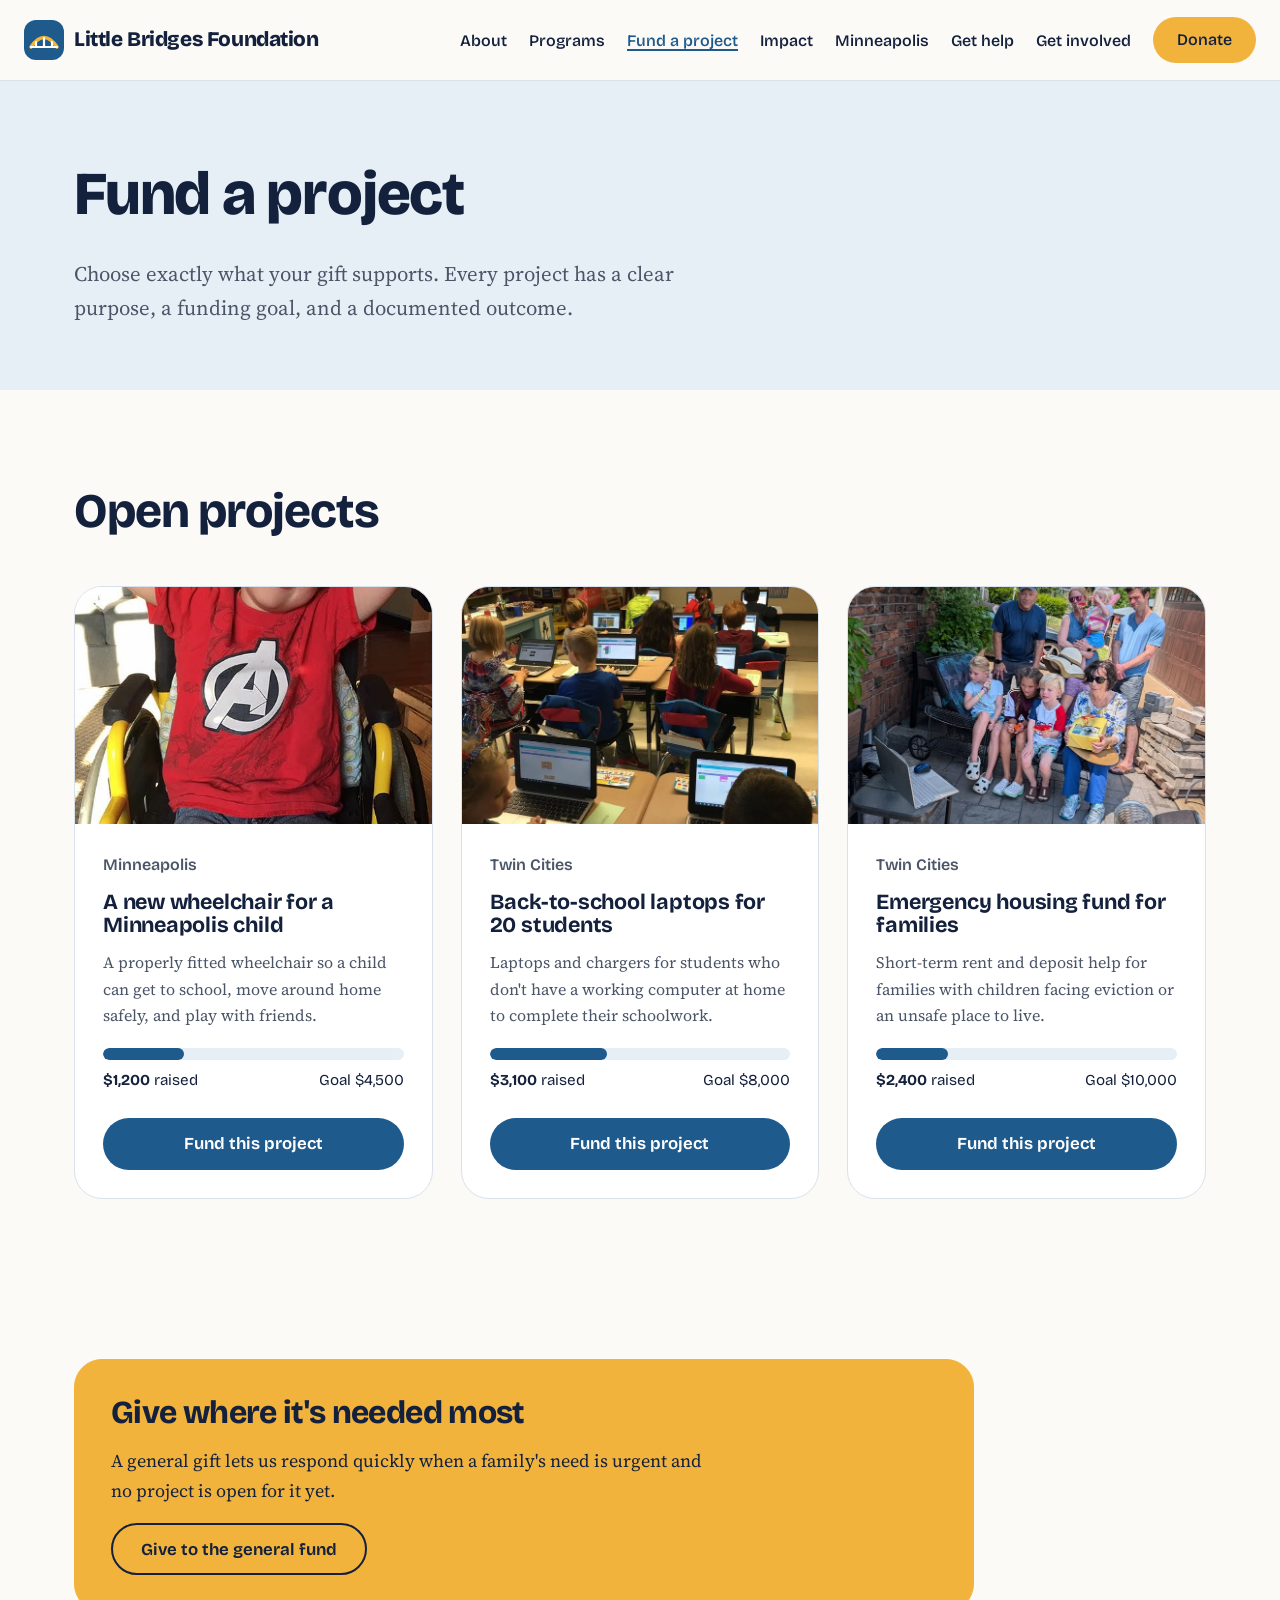
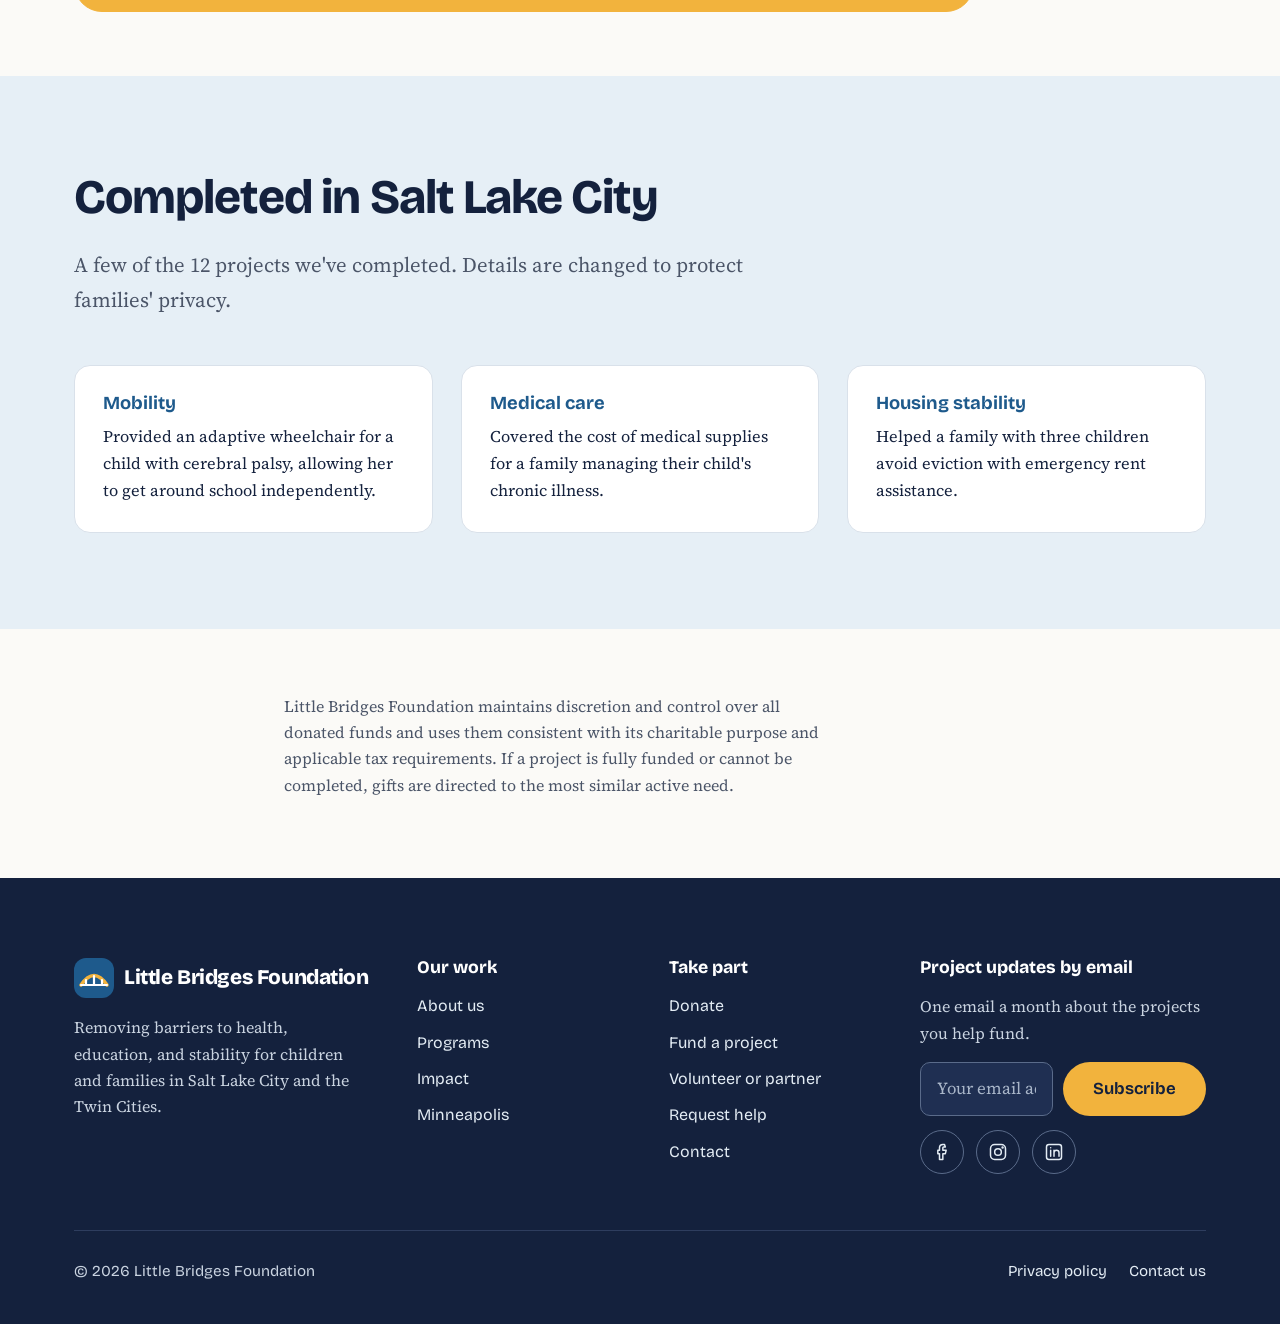
<file: projects.html>
<!doctype html>
<html lang="en">
<head>
<meta charset="utf-8">

<meta name="viewport" content="width=device-width, initial-scale=1">
<title>Fund a project | Little Bridges Foundation</title>
<meta name="description" content="Support a specific project for children and families in need, with clear goals and documented outcomes.">
<meta property="og:title" content="Fund a project | Little Bridges Foundation">
<meta property="og:description" content="Support a specific project for children and families in need, with clear goals and documented outcomes.">
<meta property="og:image" content="images/hero.jpg">
<link rel="icon" href="favicon.svg" type="image/svg+xml">
<link rel="preconnect" href="https://fonts.googleapis.com">
<link rel="preconnect" href="https://fonts.gstatic.com" crossorigin>
<link rel="stylesheet" href="https://fonts.googleapis.com/css2?family=Bricolage+Grotesque:opsz,wght@12..96,500;12..96,650;12..96,700;12..96,800&family=Source+Serif+4:opsz,wght@8..60,400;8..60,600&display=swap">
<link rel="stylesheet" href="styles.css">
<script src="main.js" defer></script>
</head>
<body>
<a class="skip-link" href="#main">Skip to content</a>
<header class="site-header">
  <div class="container header-inner">
    <a class="logo" href="index.html"><svg width="40" height="40" viewBox="0 0 40 40" aria-hidden="true"><rect width="40" height="40" rx="12" fill="#1E5A8C"/><path d="M7 27 Q20 8 33 27" fill="none" stroke="#F2B33D" stroke-width="3.5" stroke-linecap="round"/><path d="M7 27h26M12 27v-5M20 27v-9M28 27v-5" stroke="#FFFFFF" stroke-width="2.2" stroke-linecap="round"/></svg><span>Little Bridges Foundation</span></a>
    <button class="nav-toggle" type="button" aria-expanded="false" aria-controls="site-nav">Menu</button>
    <nav id="site-nav" class="site-nav" aria-label="Main">
      <ul>
        <li><a href="about.html">About</a></li><li><a href="programs.html">Programs</a></li><li><a href="projects.html" aria-current="page">Fund a project</a></li><li><a href="impact.html">Impact</a></li><li><a href="minneapolis.html">Minneapolis</a></li><li><a href="get-help.html">Get help</a></li><li><a href="get-involved.html">Get involved</a></li><li><a class="btn btn-sun" href="donate.html">Donate</a></li>
      </ul>
    </nav>
  </div>
</header>
<main id="main">
<section class="page-head"><div class="container"><h1>Fund a project</h1><p class="lead">Choose exactly what your gift supports. Every project has a clear purpose, a funding goal, and a documented outcome.</p></div></section>
<section class="section">
  <div class="container">
    <div class="section-head"><h2>Open projects</h2></div>
    <div class="projects"><article class="project">
  <img src="images/project-wheelchair.jpg" alt="A child using a wheelchair outdoors" width="1200" height="800" loading="lazy">
  <div class="project-body">
    <p class="project-place">Minneapolis</p>
    <h3>A new wheelchair for a Minneapolis child</h3>
    <p>A properly fitted wheelchair so a child can get to school, move around home safely, and play with friends.</p>
    <div class="progress">
      <div class="progress-track" role="progressbar" aria-valuemin="0" aria-valuemax="4500" aria-valuenow="1200" aria-label="Funding progress"><div class="progress-fill" style="width:27%"></div></div>
      <div class="progress-meta"><span><b>$1,200</b> raised</span><span>Goal $4,500</span></div>
    </div>
    <a class="btn btn-lake" href="donate.html" data-donate="wheelchair">Fund this project</a>
  </div>
</article><article class="project">
  <img src="images/project-laptops.jpg" alt="Students working on laptops in a classroom" width="1200" height="800" loading="lazy">
  <div class="project-body">
    <p class="project-place">Twin Cities</p>
    <h3>Back-to-school laptops for 20 students</h3>
    <p>Laptops and chargers for students who don't have a working computer at home to complete their schoolwork.</p>
    <div class="progress">
      <div class="progress-track" role="progressbar" aria-valuemin="0" aria-valuemax="8000" aria-valuenow="3100" aria-label="Funding progress"><div class="progress-fill" style="width:39%"></div></div>
      <div class="progress-meta"><span><b>$3,100</b> raised</span><span>Goal $8,000</span></div>
    </div>
    <a class="btn btn-lake" href="donate.html" data-donate="laptops">Fund this project</a>
  </div>
</article><article class="project">
  <img src="images/project-housing.jpg" alt="A parent and children at the door of their home" width="1200" height="800" loading="lazy">
  <div class="project-body">
    <p class="project-place">Twin Cities</p>
    <h3>Emergency housing fund for families</h3>
    <p>Short-term rent and deposit help for families with children facing eviction or an unsafe place to live.</p>
    <div class="progress">
      <div class="progress-track" role="progressbar" aria-valuemin="0" aria-valuemax="10000" aria-valuenow="2400" aria-label="Funding progress"><div class="progress-fill" style="width:24%"></div></div>
      <div class="progress-meta"><span><b>$2,400</b> raised</span><span>Goal $10,000</span></div>
    </div>
    <a class="btn btn-lake" href="donate.html" data-donate="housing">Fund this project</a>
  </div>
</article></div>
  </div>
</section>
<section class="section-tight">
  <div class="container">
    <div class="way feature" style="max-width:900px">
      <h2 style="font-size:2rem">Give where it's needed most</h2>
      <p>A general gift lets us respond quickly when a family's need is urgent and no project is open for it yet.</p>
      <a class="btn btn-outline" href="donate.html" data-donate="general">Give to the general fund</a>
    </div>
  </div>
</section>
<section class="section panel">
  <div class="container">
    <div class="section-head"><h2>Completed in Salt Lake City</h2><p class="lead">A few of the 12 projects we've completed. Details are changed to protect families' privacy.</p></div>
    <div class="stories">
      <div class="story"><h3>Mobility</h3><p>Provided an adaptive wheelchair for a child with cerebral palsy, allowing her to get around school independently.</p></div>
      <div class="story"><h3>Medical care</h3><p>Covered the cost of medical supplies for a family managing their child's chronic illness.</p></div>
      <div class="story"><h3>Housing stability</h3><p>Helped a family with three children avoid eviction with emergency rent assistance.</p></div>
    </div>
  </div>
</section>
<section class="section-tight">
  <div class="container prose">
    <p style="font-size:1rem;color:#4B5568">Little Bridges Foundation maintains discretion and control over all donated funds and uses them consistent with its charitable purpose and applicable tax requirements. If a project is fully funded or cannot be completed, gifts are directed to the most similar active need.</p>
  </div>
</section>

</main>
<footer class="site-footer">
  <div class="container">
    <div class="footer-grid">
      <div class="footer-brand">
        <a class="logo" href="index.html"><svg width="40" height="40" viewBox="0 0 40 40" aria-hidden="true"><rect width="40" height="40" rx="12" fill="#1E5A8C"/><path d="M7 27 Q20 8 33 27" fill="none" stroke="#F2B33D" stroke-width="3.5" stroke-linecap="round"/><path d="M7 27h26M12 27v-5M20 27v-9M28 27v-5" stroke="#FFFFFF" stroke-width="2.2" stroke-linecap="round"/></svg><span>Little Bridges Foundation</span></a>
        <p>Removing barriers to health, education, and stability for children and families in Salt Lake City and the Twin Cities.</p>
      </div>
      <div>
        <h2>Our work</h2>
        <ul>
          <li><a href="about.html">About us</a></li>
          <li><a href="programs.html">Programs</a></li>
          <li><a href="impact.html">Impact</a></li>
          <li><a href="minneapolis.html">Minneapolis</a></li>
        </ul>
      </div>
      <div>
        <h2>Take part</h2>
        <ul>
          <li><a href="donate.html">Donate</a></li>
          <li><a href="projects.html">Fund a project</a></li>
          <li><a href="get-involved.html">Volunteer or partner</a></li>
          <li><a href="get-help.html">Request help</a></li>
          <li><a href="contact.html">Contact</a></li>
        </ul>
      </div>
      <div>
        <h2>Project updates by email</h2>
        <p style="font-size:1rem">One email a month about the projects you help fund.</p>
        <form class="newsletter" name="newsletter" method="POST" action="thanks.html" data-netlify="true" netlify-honeypot="bot-field">
          <input type="hidden" name="form-name" value="newsletter">
          <p class="hidden"><label>Leave empty <input name="bot-field"></label></p>
          <label class="hidden" for="nl-email">Email address</label>
          <input id="nl-email" type="email" name="email" placeholder="Your email address" required autocomplete="email">
          <button class="btn btn-sun" type="submit">Subscribe</button>
        </form>
        <div class="social">
          <a href="#" aria-label="Facebook"><svg width="20" height="20" viewBox="0 0 24 24" fill="none" stroke="currentColor" stroke-width="1.8" stroke-linecap="round" stroke-linejoin="round" aria-hidden="true"><path d="M15 3h-2a4 4 0 0 0-4 4v3H7v4h2v7h4v-7h3l1-4h-4V7a1 1 0 0 1 1-1h2z"/></svg></a>
          <a href="#" aria-label="Instagram"><svg width="20" height="20" viewBox="0 0 24 24" fill="none" stroke="currentColor" stroke-width="1.8" aria-hidden="true"><rect x="3" y="3" width="18" height="18" rx="5"/><circle cx="12" cy="12" r="4"/><circle cx="17.5" cy="6.5" r="0.6" fill="currentColor"/></svg></a>
          <a href="#" aria-label="LinkedIn"><svg width="20" height="20" viewBox="0 0 24 24" fill="none" stroke="currentColor" stroke-width="1.8" stroke-linecap="round" aria-hidden="true"><rect x="3" y="3" width="18" height="18" rx="3"/><path d="M8 10v7M8 7v.01M12 17v-7M12 13a3 3 0 0 1 6 0v4"/></svg></a>
        </div>
      </div>
    </div>
    <div class="footer-bottom">
      <span>&copy; <span data-year>2026</span> Little Bridges Foundation</span>
      <ul>
        <li><a href="privacy.html">Privacy policy</a></li>
        <li><a href="contact.html">Contact us</a></li>
      </ul>
    </div>
  </div>
</footer>
</body>
</html>
</file>
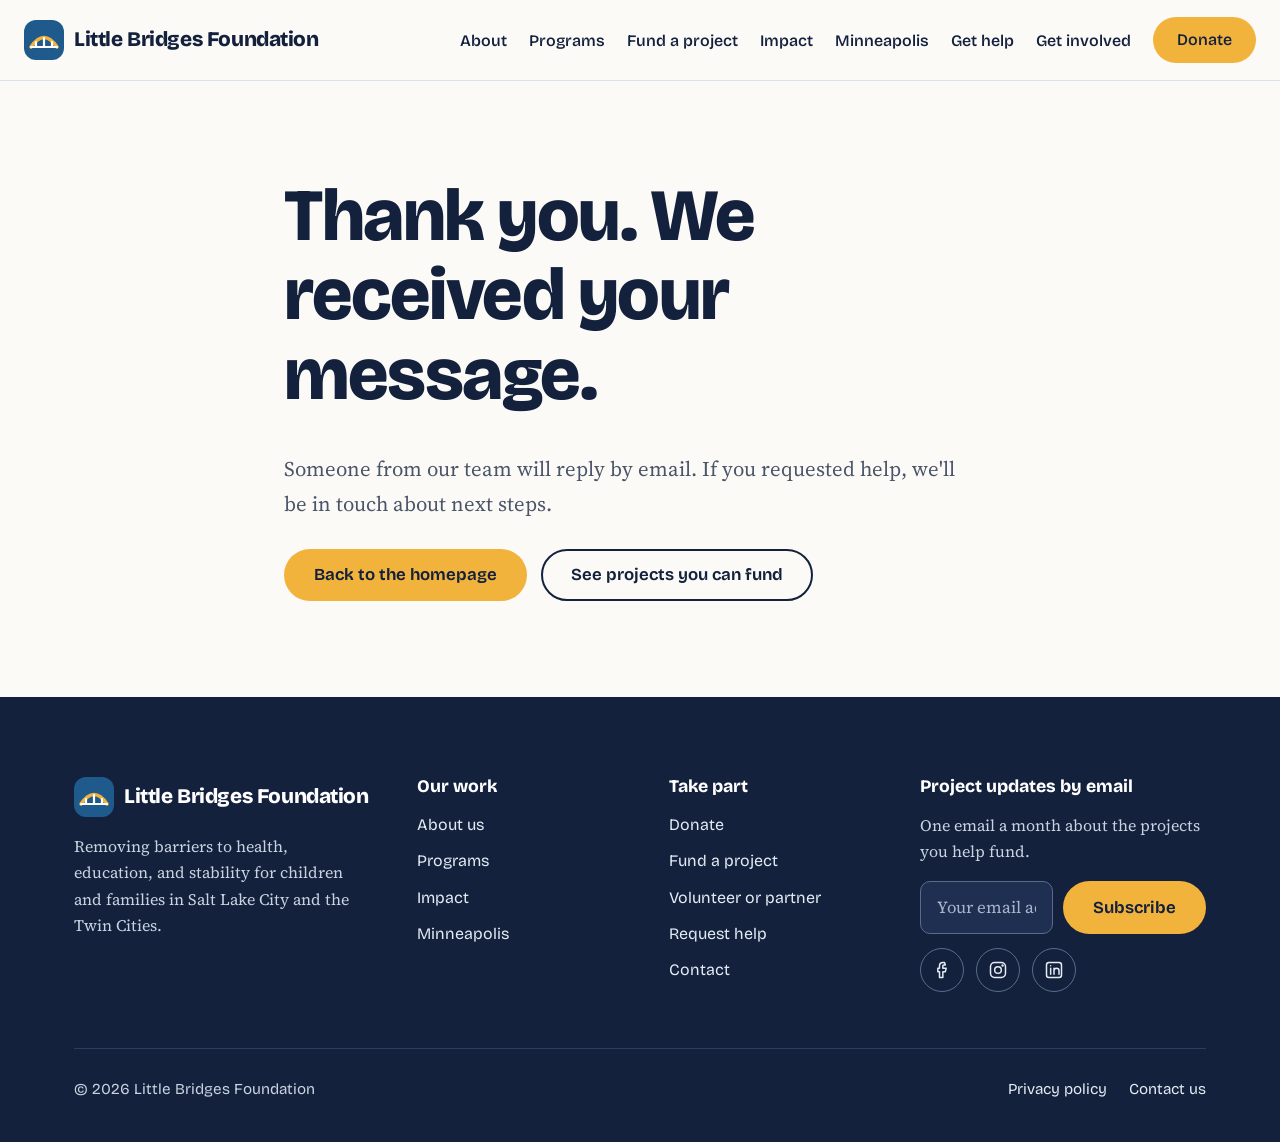
<file: thanks.html>
<!doctype html>
<html lang="en">
<head>
<meta charset="utf-8">

<meta name="viewport" content="width=device-width, initial-scale=1">
<title>Thank you | Little Bridges Foundation</title>
<meta name="description" content="Thank you for contacting Little Bridges Foundation.">
<meta property="og:title" content="Thank you | Little Bridges Foundation">
<meta property="og:description" content="Thank you for contacting Little Bridges Foundation.">
<meta property="og:image" content="images/hero.jpg">
<link rel="icon" href="favicon.svg" type="image/svg+xml">
<link rel="preconnect" href="https://fonts.googleapis.com">
<link rel="preconnect" href="https://fonts.gstatic.com" crossorigin>
<link rel="stylesheet" href="https://fonts.googleapis.com/css2?family=Bricolage+Grotesque:opsz,wght@12..96,500;12..96,650;12..96,700;12..96,800&family=Source+Serif+4:opsz,wght@8..60,400;8..60,600&display=swap">
<link rel="stylesheet" href="styles.css">
<script src="main.js" defer></script>
</head>
<body>
<a class="skip-link" href="#main">Skip to content</a>
<header class="site-header">
  <div class="container header-inner">
    <a class="logo" href="index.html"><svg width="40" height="40" viewBox="0 0 40 40" aria-hidden="true"><rect width="40" height="40" rx="12" fill="#1E5A8C"/><path d="M7 27 Q20 8 33 27" fill="none" stroke="#F2B33D" stroke-width="3.5" stroke-linecap="round"/><path d="M7 27h26M12 27v-5M20 27v-9M28 27v-5" stroke="#FFFFFF" stroke-width="2.2" stroke-linecap="round"/></svg><span>Little Bridges Foundation</span></a>
    <button class="nav-toggle" type="button" aria-expanded="false" aria-controls="site-nav">Menu</button>
    <nav id="site-nav" class="site-nav" aria-label="Main">
      <ul>
        <li><a href="about.html">About</a></li><li><a href="programs.html">Programs</a></li><li><a href="projects.html">Fund a project</a></li><li><a href="impact.html">Impact</a></li><li><a href="minneapolis.html">Minneapolis</a></li><li><a href="get-help.html">Get help</a></li><li><a href="get-involved.html">Get involved</a></li><li><a class="btn btn-sun" href="donate.html">Donate</a></li>
      </ul>
    </nav>
  </div>
</header>
<main id="main">
<section class="section"><div class="container prose">
<h1>Thank you. We received your message.</h1>
<p class="lead">Someone from our team will reply by email. If you requested help, we'll be in touch about next steps.</p>
<div class="btn-row"><a class="btn btn-sun" href="index.html">Back to the homepage</a><a class="btn btn-outline" href="projects.html">See projects you can fund</a></div>
</div></section>
</main>
<footer class="site-footer">
  <div class="container">
    <div class="footer-grid">
      <div class="footer-brand">
        <a class="logo" href="index.html"><svg width="40" height="40" viewBox="0 0 40 40" aria-hidden="true"><rect width="40" height="40" rx="12" fill="#1E5A8C"/><path d="M7 27 Q20 8 33 27" fill="none" stroke="#F2B33D" stroke-width="3.5" stroke-linecap="round"/><path d="M7 27h26M12 27v-5M20 27v-9M28 27v-5" stroke="#FFFFFF" stroke-width="2.2" stroke-linecap="round"/></svg><span>Little Bridges Foundation</span></a>
        <p>Removing barriers to health, education, and stability for children and families in Salt Lake City and the Twin Cities.</p>
      </div>
      <div>
        <h2>Our work</h2>
        <ul>
          <li><a href="about.html">About us</a></li>
          <li><a href="programs.html">Programs</a></li>
          <li><a href="impact.html">Impact</a></li>
          <li><a href="minneapolis.html">Minneapolis</a></li>
        </ul>
      </div>
      <div>
        <h2>Take part</h2>
        <ul>
          <li><a href="donate.html">Donate</a></li>
          <li><a href="projects.html">Fund a project</a></li>
          <li><a href="get-involved.html">Volunteer or partner</a></li>
          <li><a href="get-help.html">Request help</a></li>
          <li><a href="contact.html">Contact</a></li>
        </ul>
      </div>
      <div>
        <h2>Project updates by email</h2>
        <p style="font-size:1rem">One email a month about the projects you help fund.</p>
        <form class="newsletter" name="newsletter" method="POST" action="thanks.html" data-netlify="true" netlify-honeypot="bot-field">
          <input type="hidden" name="form-name" value="newsletter">
          <p class="hidden"><label>Leave empty <input name="bot-field"></label></p>
          <label class="hidden" for="nl-email">Email address</label>
          <input id="nl-email" type="email" name="email" placeholder="Your email address" required autocomplete="email">
          <button class="btn btn-sun" type="submit">Subscribe</button>
        </form>
        <div class="social">
          <a href="#" aria-label="Facebook"><svg width="20" height="20" viewBox="0 0 24 24" fill="none" stroke="currentColor" stroke-width="1.8" stroke-linecap="round" stroke-linejoin="round" aria-hidden="true"><path d="M15 3h-2a4 4 0 0 0-4 4v3H7v4h2v7h4v-7h3l1-4h-4V7a1 1 0 0 1 1-1h2z"/></svg></a>
          <a href="#" aria-label="Instagram"><svg width="20" height="20" viewBox="0 0 24 24" fill="none" stroke="currentColor" stroke-width="1.8" aria-hidden="true"><rect x="3" y="3" width="18" height="18" rx="5"/><circle cx="12" cy="12" r="4"/><circle cx="17.5" cy="6.5" r="0.6" fill="currentColor"/></svg></a>
          <a href="#" aria-label="LinkedIn"><svg width="20" height="20" viewBox="0 0 24 24" fill="none" stroke="currentColor" stroke-width="1.8" stroke-linecap="round" aria-hidden="true"><rect x="3" y="3" width="18" height="18" rx="3"/><path d="M8 10v7M8 7v.01M12 17v-7M12 13a3 3 0 0 1 6 0v4"/></svg></a>
        </div>
      </div>
    </div>
    <div class="footer-bottom">
      <span>&copy; <span data-year>2026</span> Little Bridges Foundation</span>
      <ul>
        <li><a href="privacy.html">Privacy policy</a></li>
        <li><a href="contact.html">Contact us</a></li>
      </ul>
    </div>
  </div>
</footer>
</body>
</html>
</file>
<file: styles.css>
/* Little Bridges Foundation — site styles
   Colors: change these to rebrand the whole site. */
:root {
  --ink: #14213D;        /* headings, main text */
  --lake: #1E5A8C;       /* primary blue */
  --lake-dark: #16466E;
  --sun: #F2B33D;        /* yellow accent (buttons, highlights) */
  --sun-dark: #E09E1F;
  --paper: #FBFAF7;      /* page background */
  --sky: #E6EFF6;        /* light blue panels */
  --muted: #4B5568;      /* secondary text */
  --line: #D9E1EA;
  --white: #FFFFFF;

  --display: "Bricolage Grotesque", "Trebuchet MS", "Segoe UI", sans-serif;
  --body: "Source Serif 4", Georgia, "Times New Roman", serif;
  --ui: "Bricolage Grotesque", "Segoe UI", system-ui, sans-serif;

  --radius-lg: 28px;
  --radius: 16px;
  --radius-sm: 10px;
  --wrap: 1180px;
}

*, *::before, *::after { box-sizing: border-box; }
html { scroll-behavior: smooth; }
body {
  margin: 0;
  background: var(--paper);
  color: var(--ink);
  font-family: var(--body);
  font-size: 1.125rem;
  line-height: 1.65;
  -webkit-font-smoothing: antialiased;
  overflow-x: hidden;
}
img { max-width: 100%; height: auto; display: block; }
a { color: var(--lake); text-underline-offset: 3px; }
a:hover { color: var(--lake-dark); }
:focus-visible { outline: 3px solid var(--sun-dark); outline-offset: 3px; border-radius: 4px; }

h1, h2, h3, h4 { font-family: var(--display); line-height: 1.08; letter-spacing: -0.02em; margin: 0 0 0.5em; }
h1 { font-size: clamp(2.6rem, 6vw, 4.6rem); font-weight: 800; }
h2 { font-size: clamp(2rem, 4vw, 3rem); font-weight: 750; }
h3 { font-size: 1.5rem; font-weight: 700; letter-spacing: -0.01em; }
p { margin: 0 0 1em; max-width: 68ch; }
.lead { font-size: 1.3rem; color: var(--muted); }

.skip-link { position: absolute; left: -9999px; top: 0; background: var(--sun); color: var(--ink); padding: 12px 18px; z-index: 100; font-family: var(--ui); }
.skip-link:focus { left: 16px; top: 16px; }

.container { width: 100%; max-width: var(--wrap); margin: 0 auto; padding: 0 24px; }
.section { padding: 96px 0; }
.section-tight { padding: 64px 0; }
.section-head { max-width: 720px; margin-bottom: 48px; }

/* Buttons */
.btn {
  display: inline-flex; align-items: center; justify-content: center; gap: 8px;
  min-height: 52px; padding: 0 28px; border-radius: 999px;
  font-family: var(--ui); font-weight: 650; font-size: 1.05rem; text-decoration: none;
  border: 2px solid transparent; cursor: pointer; transition: background .15s, color .15s;
}
.btn-sun { background: var(--sun); color: var(--ink); }
.btn-sun:hover { background: var(--sun-dark); color: var(--ink); }
.btn-lake { background: var(--lake); color: var(--white); }
.btn-lake:hover { background: var(--lake-dark); color: var(--white); }
.btn-outline { border-color: var(--ink); color: var(--ink); background: transparent; }
.btn-outline:hover { background: var(--ink); color: var(--white); }
.btn-row { display: flex; flex-wrap: wrap; gap: 14px; margin-top: 28px; }

/* Header */
.site-header { position: sticky; top: 0; z-index: 50; background: rgba(251,250,247,0.96); backdrop-filter: blur(8px); border-bottom: 1px solid var(--line); }
.header-inner { max-width: 1360px; display: flex; align-items: center; justify-content: space-between; gap: 24px; min-height: 80px; }
.logo { white-space: nowrap; display: flex; align-items: center; gap: 10px; text-decoration: none; color: var(--ink); font-family: var(--display); font-weight: 800; font-size: 1.3rem; letter-spacing: -0.02em; }
.logo svg { flex-shrink: 0; }
.site-nav ul { list-style: none; margin: 0; padding: 0; display: flex; align-items: center; gap: 22px; }
.site-nav a { white-space: nowrap; font-family: var(--ui); font-size: 1rem; font-weight: 550; color: var(--ink); text-decoration: none; }
.site-nav a:hover, .site-nav a[aria-current="page"] { color: var(--lake); text-decoration: underline; text-decoration-thickness: 2px; }
.site-nav .btn { min-height: 46px; padding: 0 22px; color: var(--ink); text-decoration: none; }
.nav-toggle { display: none; background: none; border: 2px solid var(--ink); border-radius: 999px; min-height: 46px; padding: 0 18px; font-family: var(--ui); font-weight: 650; font-size: 1rem; color: var(--ink); cursor: pointer; }

@media (max-width: 1260px) {
  .nav-toggle { display: inline-flex; align-items: center; }
  .site-nav { display: none; position: absolute; top: 80px; left: 0; right: 0; background: var(--paper); border-bottom: 1px solid var(--line); padding: 16px 24px 28px; }
  .site-nav.open { display: block; }
  .site-nav ul { flex-direction: column; align-items: flex-start; gap: 4px; }
  .site-nav li { width: 100%; }
  .site-nav a { display: block; padding: 12px 0; font-size: 1.15rem; }
  .site-nav .btn { display: inline-flex; margin-top: 12px; }
}

/* Hero */
.hero { padding: 72px 0 96px; }
.hero-grid { display: grid; grid-template-columns: 1.1fr 0.9fr; gap: 64px; align-items: center; }
.hero h1 { position: relative; padding-bottom: 0.35em; }
.hero-arc { display: block; width: 88%; max-width: 560px; height: auto; margin-top: -0.2em; }
.hero-arc path { stroke-dasharray: 700; stroke-dashoffset: 700; animation: draw 1.4s 0.3s ease-out forwards; }
@keyframes draw { to { stroke-dashoffset: 0; } }
@media (prefers-reduced-motion: reduce) { .hero-arc path { animation: none; stroke-dashoffset: 0; } html { scroll-behavior: auto; } }
.hero-photo { margin: 0; border-radius: var(--radius-lg); overflow: hidden; aspect-ratio: 6 / 5; background: var(--sky); }
.hero-photo img { width: 100%; height: 100%; object-fit: cover; }

/* Proof band */
.proof { background: var(--lake); color: var(--white); padding: 56px 0; }
.proof-grid { display: grid; grid-template-columns: repeat(3, minmax(0, 1fr)); gap: 40px; }
.proof strong { display: block; font-family: var(--display); font-size: clamp(2.4rem, 5vw, 3.6rem); font-weight: 800; line-height: 1; letter-spacing: -0.03em; color: var(--sun); margin-bottom: 8px; }
.proof span { font-family: var(--ui); font-size: 1.05rem; color: #E3ECF4; }

/* Barriers list (home) */
.barriers { list-style: none; margin: 0; padding: 0; display: grid; grid-template-columns: repeat(5, minmax(0, 1fr)); gap: 32px; }
.barriers li { border-top: 3px solid var(--ink); padding-top: 20px; }
.barriers .icon { width: 44px; height: 44px; color: var(--lake); margin-bottom: 14px; }
.barriers h3 { font-size: 1.25rem; margin-bottom: 0.4em; }
.barriers p { font-size: 1rem; color: var(--muted); }
.barriers a { font-family: var(--ui); font-weight: 650; font-size: 0.98rem; }

/* Steps (real sequences only) */
.steps { list-style: none; counter-reset: step; margin: 0; padding: 0; display: grid; grid-template-columns: repeat(3, minmax(0, 1fr)); gap: 32px; }
.steps li { counter-increment: step; background: var(--white); border: 1px solid var(--line); border-radius: var(--radius); padding: 32px; }
.steps li::before { content: counter(step); display: inline-flex; align-items: center; justify-content: center; width: 44px; height: 44px; border-radius: 50%; background: var(--sun); font-family: var(--display); font-weight: 800; font-size: 1.2rem; margin-bottom: 18px; }
.steps h3 { font-size: 1.3rem; }
.steps p { font-size: 1.02rem; color: var(--muted); margin: 0; }

/* Projects */
.projects { display: grid; grid-template-columns: repeat(3, minmax(0, 1fr)); gap: 28px; }
.project { background: var(--white); border: 1px solid var(--line); border-radius: var(--radius-lg); overflow: hidden; display: flex; flex-direction: column; }
.project img { aspect-ratio: 3 / 2; object-fit: cover; width: 100%; }
.project-body { padding: 28px; display: flex; flex-direction: column; gap: 12px; flex-grow: 1; }
.project-place { font-family: var(--ui); font-size: 0.95rem; font-weight: 600; color: var(--lake); margin: 0; }
.project h3 { margin: 0; font-size: 1.35rem; }
.project p { font-size: 1rem; color: var(--muted); margin: 0; }
.progress { margin-top: auto; padding-top: 8px; }
.progress-track { height: 12px; background: var(--sky); border-radius: 999px; overflow: hidden; }
.progress-fill { height: 100%; background: var(--lake); border-radius: 999px; }
.progress-meta { display: flex; justify-content: space-between; font-family: var(--ui); font-size: 0.95rem; margin-top: 8px; }
.progress-meta b { font-weight: 700; }
.project .btn { margin-top: 12px; }

/* Split feature */
.split { display: grid; grid-template-columns: repeat(2, minmax(0, 1fr)); gap: 64px; align-items: center; }
.split img { border-radius: var(--radius-lg); aspect-ratio: 4 / 3; object-fit: cover; width: 100%; }
.split.reverse > :first-child { order: 2; }
.panel { background: var(--sky); }
.panel-ink { background: var(--ink); color: var(--white); }
.panel-ink .lead, .panel-ink p { color: #D6DEEA; }
.panel-ink a:not(.btn) { color: var(--sun); }

/* Page header (inner pages) */
.page-head { background: var(--sky); padding: 80px 0 64px; }
.page-head h1 { font-size: clamp(2.4rem, 5vw, 3.8rem); max-width: 16ch; }
.page-head .lead { max-width: 60ch; margin: 0; }

/* Program sections */
.program { padding: 72px 0; border-bottom: 1px solid var(--line); scroll-margin-top: 90px; }
.program:last-child { border-bottom: 0; }
.program ul { padding-left: 1.2em; margin: 0 0 1em; }
.program li { margin-bottom: 0.3em; }

/* Lists & text blocks */
.checklist { list-style: none; padding: 0; margin: 0; display: grid; grid-template-columns: repeat(2, minmax(0, 1fr)); gap: 14px 40px; }
.checklist li { position: relative; padding-left: 34px; }
.checklist li::before { content: ""; position: absolute; left: 0; top: 0.3em; width: 20px; height: 20px; border-radius: 50%; background: var(--sun); box-shadow: inset 0 0 0 6px var(--sun), inset 0 0 0 20px var(--ink); }
.values { display: grid; grid-template-columns: repeat(2, minmax(0, 1fr)); gap: 36px 56px; margin: 0; }
.values dt { font-family: var(--display); font-weight: 700; font-size: 1.35rem; margin-bottom: 6px; }
.values dd { margin: 0; color: var(--muted); }
.priorities { padding-left: 1.3em; margin: 0; }
.priorities li { margin-bottom: 0.7em; padding-left: 0.3em; }
.priorities li::marker { font-family: var(--display); font-weight: 800; color: var(--lake); }

/* Team */
.team { display: grid; grid-template-columns: repeat(4, minmax(0, 1fr)); gap: 28px; }
.team figure { margin: 0; }
.team img { border-radius: 50%; aspect-ratio: 1; object-fit: cover; width: 100%; max-width: 220px; margin-bottom: 16px; }
.team figcaption strong { display: block; font-family: var(--display); font-size: 1.2rem; }
.team figcaption span { color: var(--muted); font-size: 1rem; }

/* Stories */
.stories { display: grid; grid-template-columns: repeat(3, minmax(0, 1fr)); gap: 28px; }
.story { background: var(--white); border-radius: var(--radius); border: 1px solid var(--line); padding: 28px; }
.story h3 { font-size: 1.15rem; color: var(--lake); font-family: var(--ui); letter-spacing: 0; }
.story p { font-size: 1.02rem; margin: 0; }

/* Ways to help */
.ways { display: grid; grid-template-columns: repeat(2, minmax(0, 1fr)); gap: 28px; }
.way { background: var(--white); border: 1px solid var(--line); border-radius: var(--radius-lg); padding: 36px; }
.way.feature { background: var(--sun); border-color: var(--sun); }
.way.feature p { color: var(--ink); }
.way p { color: var(--muted); }

/* Forms */
.form { display: grid; gap: 20px; background: var(--white); border: 1px solid var(--line); border-radius: var(--radius-lg); padding: 40px; }
.form-row { display: grid; grid-template-columns: repeat(2, minmax(0, 1fr)); gap: 20px; }
.field { display: flex; flex-direction: column; gap: 8px; }
.field label, .field legend { font-family: var(--ui); font-weight: 650; font-size: 1rem; }
.field .hint { font-size: 0.92rem; color: var(--muted); margin: 0; }
input[type="text"], input[type="email"], input[type="tel"], input[type="number"], select, textarea {
  width: 100%; min-height: 52px; padding: 12px 16px; font: inherit; font-size: 1.05rem; color: var(--ink);
  background: var(--paper); border: 1.5px solid #8795A8; border-radius: var(--radius-sm);
}
textarea { min-height: 140px; resize: vertical; }
input:focus, select:focus, textarea:focus { outline: 3px solid var(--sun); outline-offset: 1px; border-color: var(--ink); }
.check { display: flex; gap: 12px; align-items: flex-start; font-size: 1rem; }
.check input { width: 22px; height: 22px; margin-top: 3px; flex-shrink: 0; accent-color: var(--lake); }
.hidden { position: absolute; left: -9999px; }
.notice { background: var(--sky); border-radius: var(--radius); padding: 20px 24px; font-size: 1rem; }
.notice strong { font-family: var(--ui); }

/* Contact */
.contact-list { list-style: none; padding: 0; margin: 0 0 24px; display: grid; gap: 18px; }
.contact-list strong { display: block; font-family: var(--ui); }

/* Prose pages */
.prose { max-width: 760px; }
.prose h2 { font-size: 1.7rem; margin-top: 1.6em; }

/* Footer */
.site-footer { background: var(--ink); color: #C9D3E0; padding: 80px 0 40px; margin-top: 0; }
.site-footer a { color: #E3ECF4; text-decoration: none; }
.site-footer a:hover { color: var(--sun); text-decoration: underline; }
.footer-grid { display: grid; grid-template-columns: 1.4fr 1fr 1fr 1.4fr; gap: 48px; }
.footer-grid h2 { font-size: 1.1rem; color: var(--white); letter-spacing: 0; margin-bottom: 16px; font-family: var(--ui); }
.footer-grid ul { list-style: none; margin: 0; padding: 0; display: grid; gap: 10px; font-family: var(--ui); font-size: 1rem; }
.footer-brand p { font-size: 1rem; }
.footer-brand .logo { color: var(--white); margin-bottom: 16px; }
.newsletter { display: flex; gap: 10px; margin-top: 8px; }
.newsletter input { background: #1F2F52; border-color: #5A6B8A; color: var(--white); min-height: 50px; }
.newsletter input::placeholder { color: #A9B6C9; }
.newsletter .btn { min-height: 50px; flex-shrink: 0; }
.footer-bottom { border-top: 1px solid #2E3D5E; margin-top: 56px; padding-top: 28px; display: flex; flex-wrap: wrap; justify-content: space-between; gap: 16px; font-family: var(--ui); font-size: 0.95rem; }
.footer-bottom ul { list-style: none; display: flex; gap: 22px; margin: 0; padding: 0; }
.social { display: flex; gap: 12px; margin-top: 14px; }
.social a { display: inline-flex; width: 44px; height: 44px; border-radius: 50%; border: 1.5px solid #5A6B8A; align-items: center; justify-content: center; }
.social a:hover { border-color: var(--sun); }

/* Responsive */
@media (max-width: 980px) {
  .hero-grid, .split { grid-template-columns: 1fr; gap: 40px; }
  .split.reverse > :first-child { order: 0; }
  .barriers { grid-template-columns: repeat(2, minmax(0, 1fr)); }
  .steps, .projects, .stories { grid-template-columns: 1fr; }
  .team { grid-template-columns: repeat(2, minmax(0, 1fr)); }
  .footer-grid { grid-template-columns: repeat(2, minmax(0, 1fr)); }
  .section { padding: 72px 0; }
}
@media (max-width: 640px) {
  body { font-size: 1.06rem; }
  .logo { white-space: normal; font-size: 1.1rem; line-height: 1.1; }
  .logo span { max-width: 150px; }
  .proof-grid, .barriers, .ways, .values, .checklist, .form-row, .footer-grid { grid-template-columns: 1fr; }
  .form { padding: 24px; }
  .newsletter { flex-direction: column; }
  .hero { padding: 48px 0 72px; }
}
</file>
